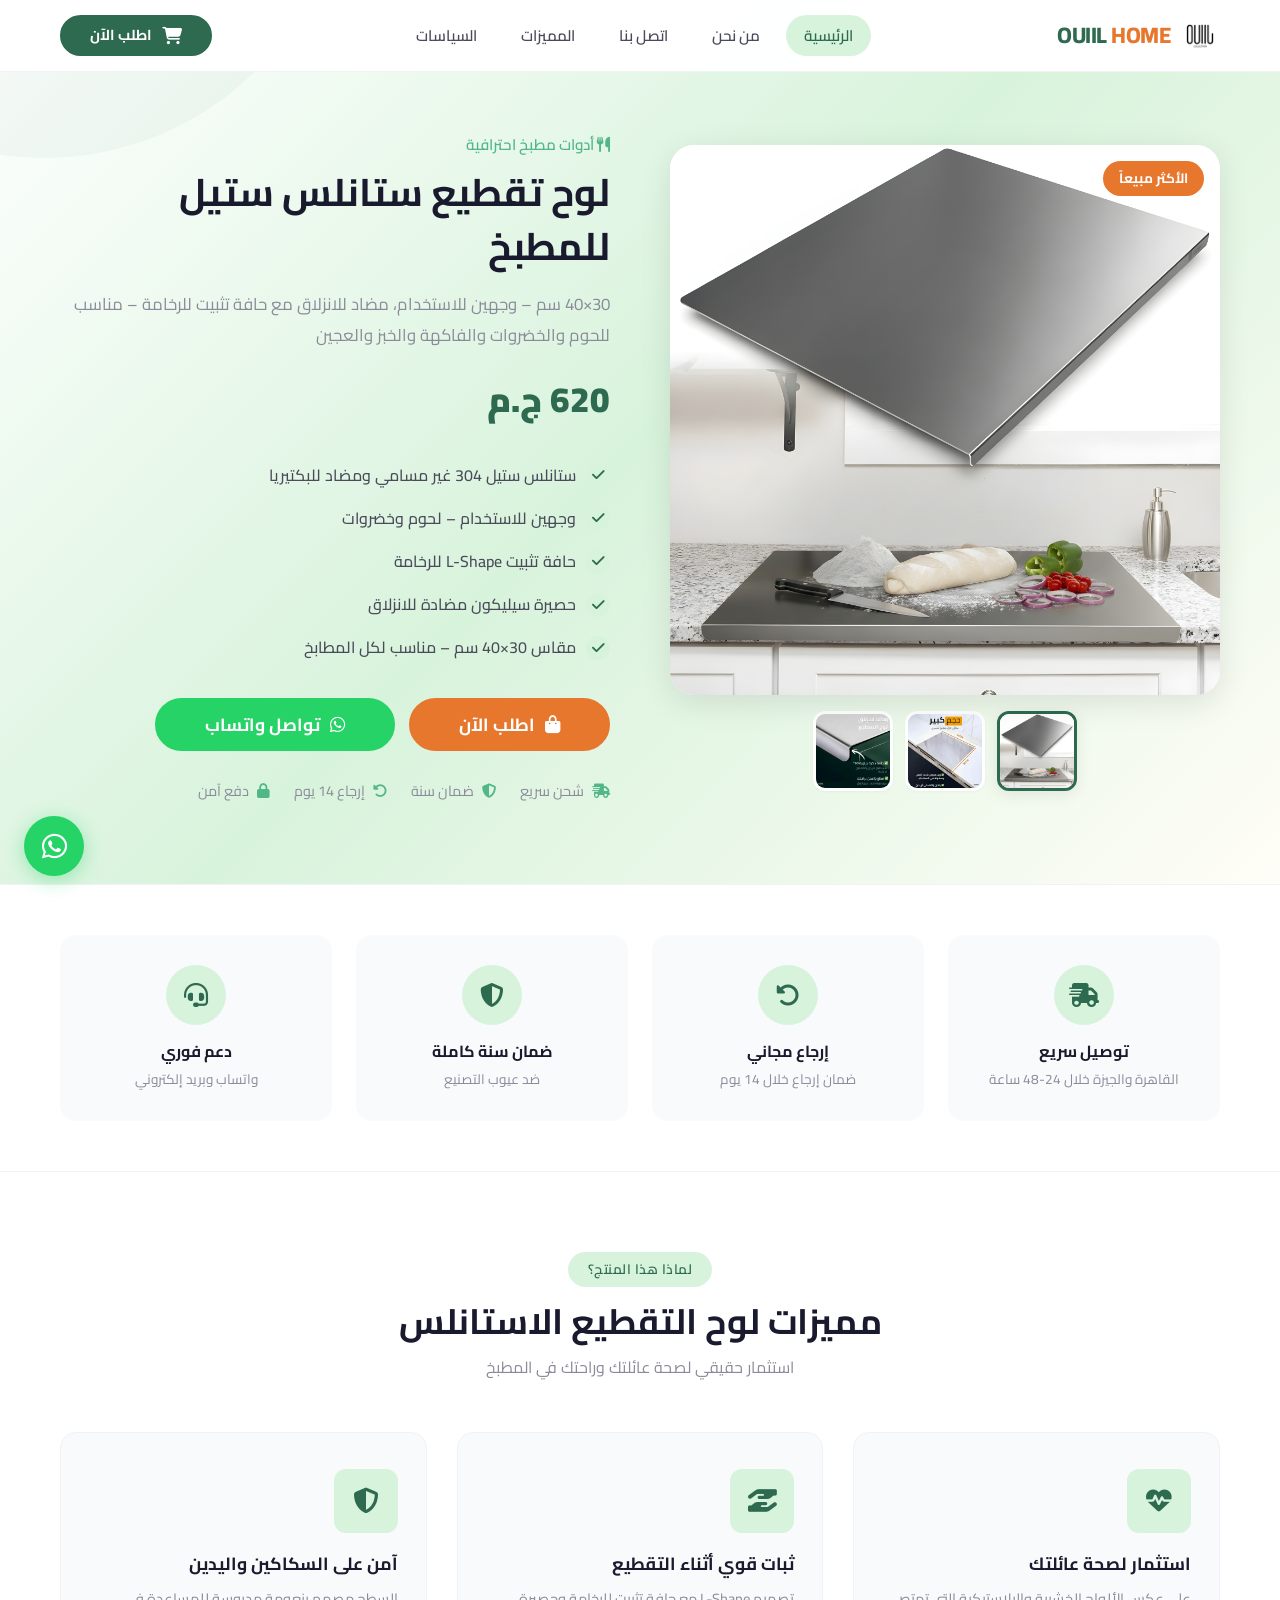
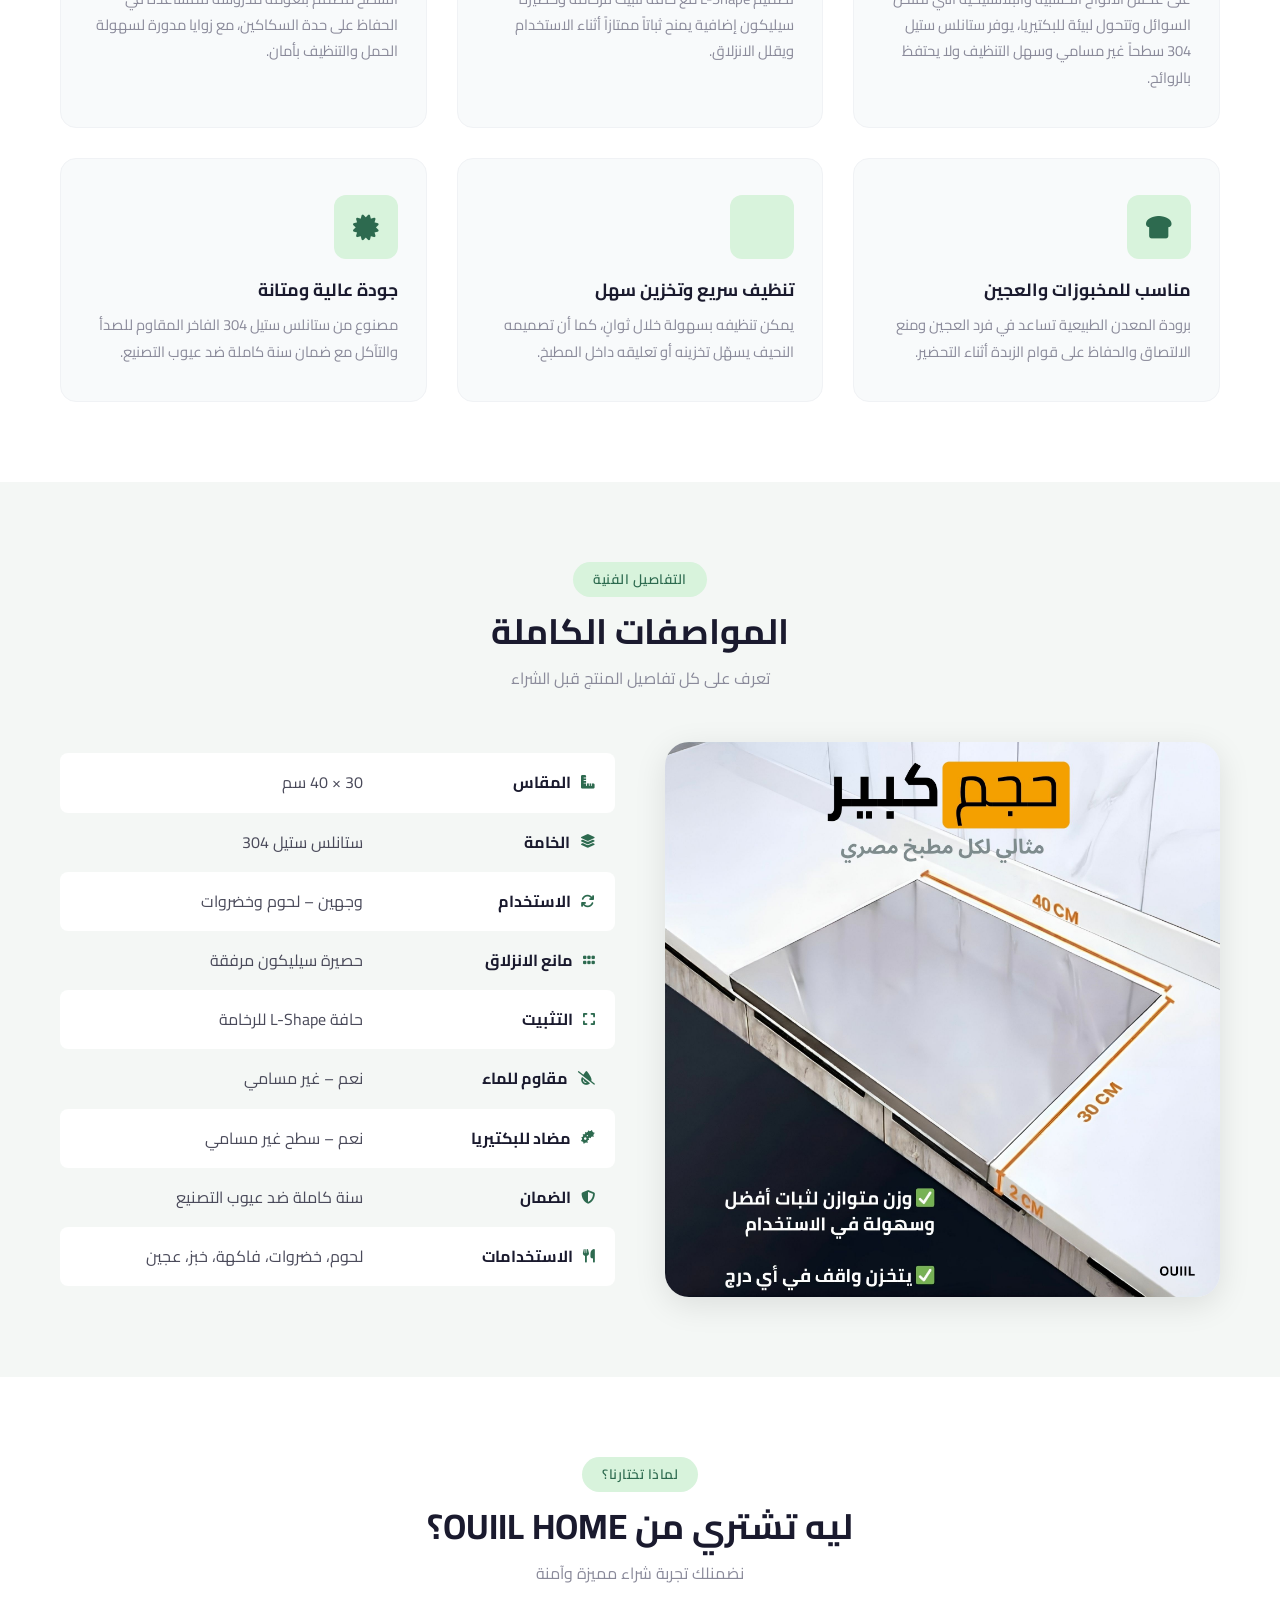
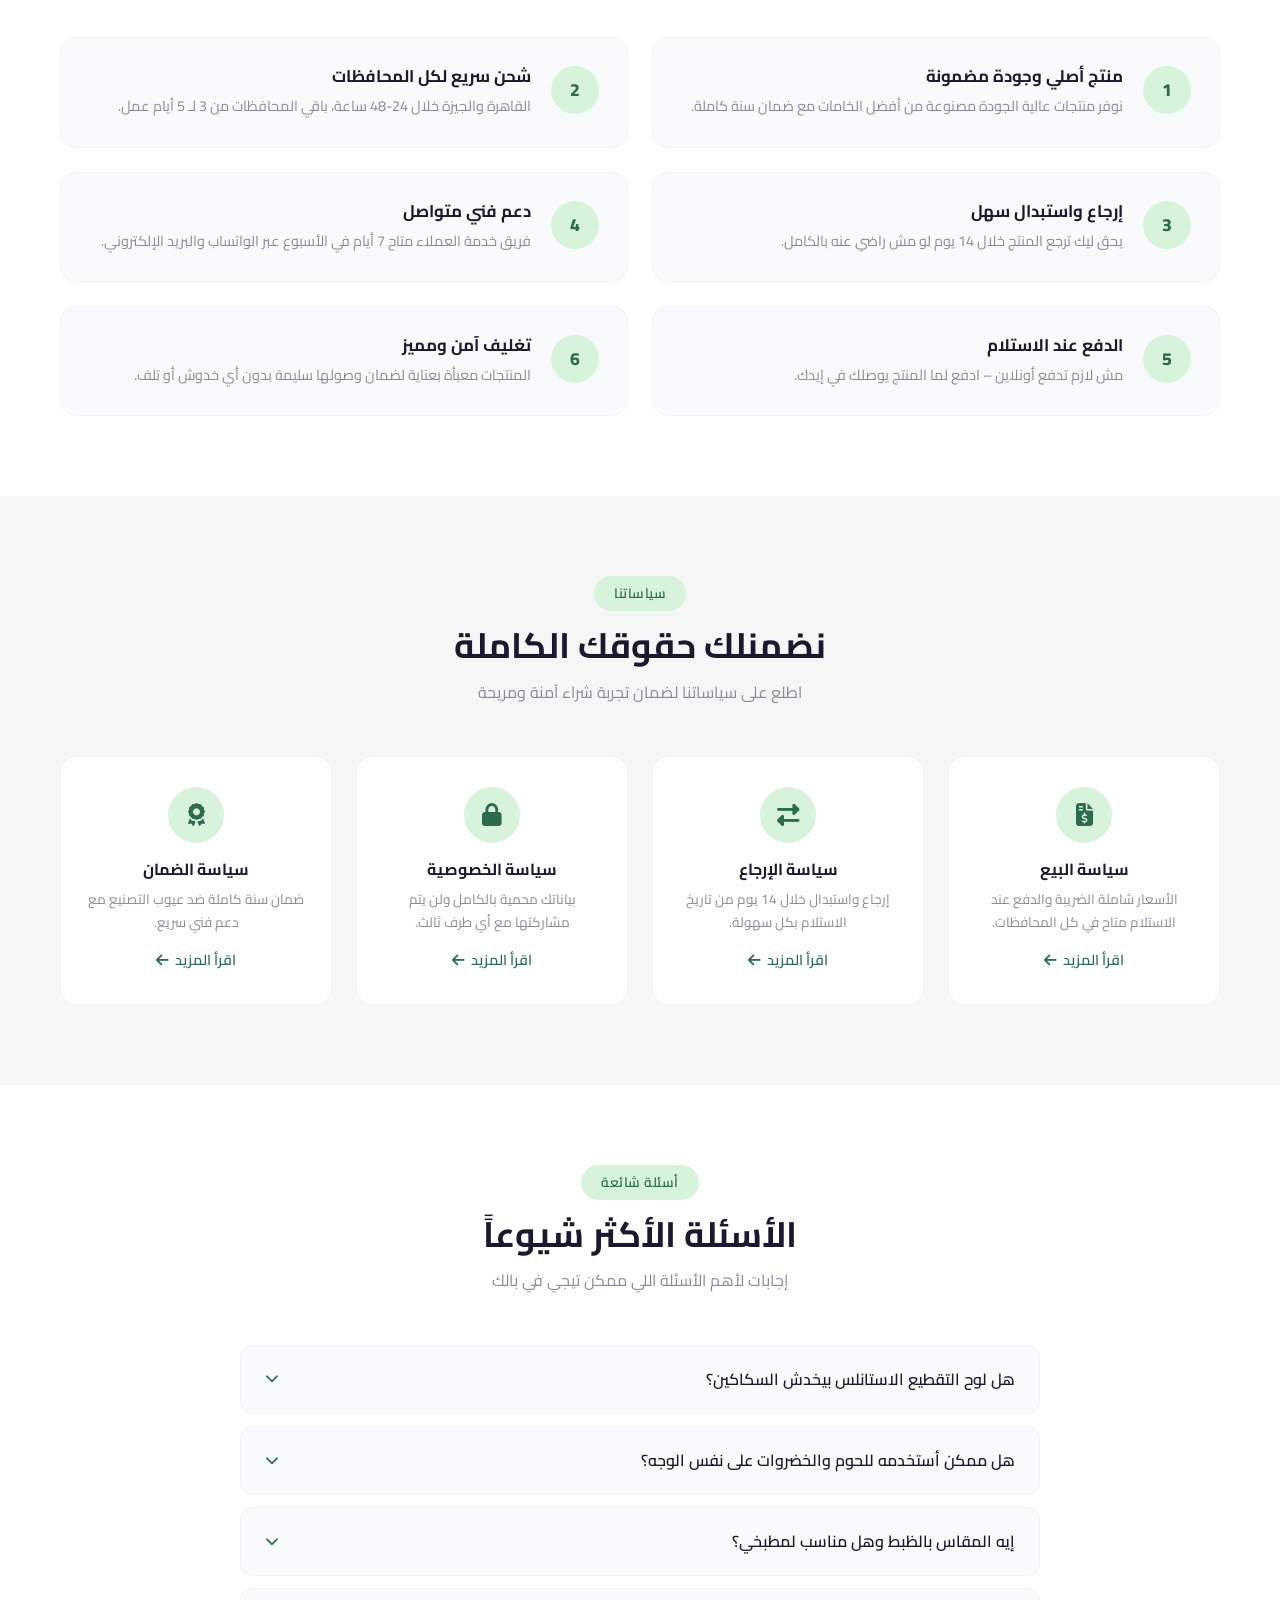
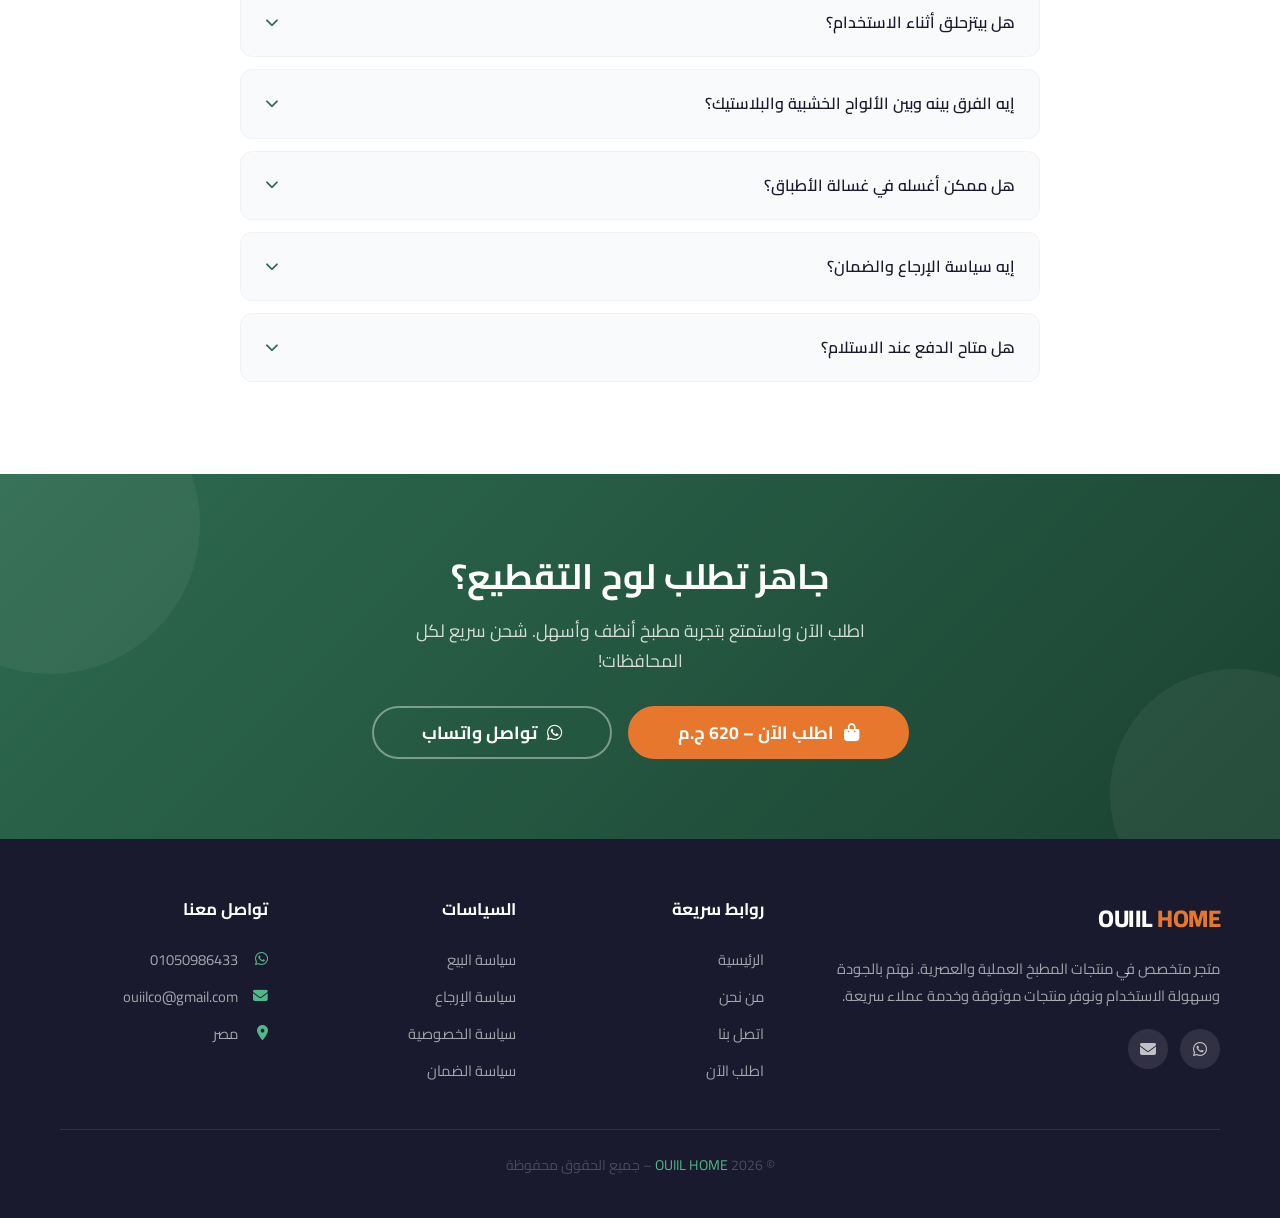
<file: index.html>
<!DOCTYPE html>
<html lang="ar" dir="rtl">
<head>
    <meta charset="UTF-8">
    <meta name="viewport" content="width=device-width, initial-scale=1.0">
    <meta name="description" content="OUIIL HOME - لوح تقطيع ستانلس ستيل للمطبخ بوجهين للاستخدام، مضاد للانزلاق مع حافة تثبيت للرخامة">
    <meta name="keywords" content="لوح تقطيع, ستانلس ستيل, مطبخ, تقطيع لحوم, تقطيع خضروات">
    <title>OUIIL HOME – اويل هوم | لوح تقطيع ستانلس ستيل</title>

    <!-- Favicon -->
    <link rel="icon" type="image/png" href="images/favicon.png">

    <!-- Font Awesome -->
    <link rel="stylesheet" href="https://cdnjs.cloudflare.com/ajax/libs/font-awesome/6.5.1/css/all.min.css">

    <!-- Main CSS -->
    <link rel="stylesheet" href="css/style.css">
</head>
<body>

    <!-- ========== HEADER ========== -->
    <header class="header" id="header">
        <div class="container">
            <!-- Logo -->
            <a href="index.html" class="logo">
                <img src="images/logo.png" alt="OUIIL HOME" onerror="this.style.display='none'">
                <span class="logo-text">OUIIL <span>HOME</span></span>
            </a>

            <!-- Desktop Navigation -->
            <nav class="nav-links">
                <a href="index.html" class="active">الرئيسية</a>
                <a href="about.html">من نحن</a>
                <a href="contact.html">اتصل بنا</a>
                <a href="#features">المميزات</a>
                <a href="#policies">السياسات</a>
            </nav>

            <!-- Header Actions -->
            <div class="header-actions">
                <a href="checkout.html" class="btn btn-primary header-cta">
                    <i class="fas fa-shopping-cart"></i>
                    اطلب الآن
                </a>
                <div class="menu-toggle" id="menuToggle">
                    <span></span>
                    <span></span>
                    <span></span>
                </div>
            </div>
        </div>
    </header>

    <!-- Mobile Navigation -->
    <nav class="mobile-nav" id="mobileNav">
        <a href="index.html" class="active">الرئيسية</a>
        <a href="about.html">من نحن</a>
        <a href="contact.html">اتصل بنا</a>
        <a href="#features">المميزات</a>
        <a href="#policies">السياسات</a>
        <a href="sales-policy.html">سياسة البيع</a>
        <a href="return-policy.html">سياسة الإرجاع</a>
        <a href="privacy.html">سياسة الخصوصية</a>
        <a href="warranty.html">سياسة الضمان</a>
        <a href="checkout.html" class="btn btn-primary btn-block" style="margin-top:16px;">
            <i class="fas fa-shopping-cart"></i>
            اطلب الآن
        </a>
    </nav>
    <div class="mobile-overlay" id="mobileOverlay"></div>

    <!-- ========== HERO SECTION ========== -->
    <section class="hero" id="hero">
        <div class="container">
            <div class="hero-grid">
                <!-- Product Gallery -->
                <div class="hero-gallery">
                    <div class="main-image">
                        <span class="gallery-badge">الأكثر مبيعاً</span>
                        <img src="images/product-1.png" alt="لوح تقطيع ستانلس ستيل" id="mainProductImage">
                    </div>
                    <div class="thumb-list">
                        <div class="thumb-item active" onclick="changeImage('images/product-1.png', this)">
                            <img src="images/product-1.png" alt="صورة 1">
                        </div>
                        <div class="thumb-item" onclick="changeImage('images/product-2.png', this)">
                            <img src="images/product-2.jpg" alt="صورة 2">
                        </div>
                        <div class="thumb-item" onclick="changeImage('images/product-3.png', this)">
                            <img src="images/product-3.jpg" alt="صورة 3">
                        </div>
                    </div>
                </div>

                <!-- Product Info -->
                <div class="hero-info">
                    <p class="product-category">
                        <i class="fas fa-utensils"></i>
                        أدوات مطبخ احترافية
                    </p>
                    <h1>لوح تقطيع ستانلس ستيل للمطبخ</h1>
                    <p class="product-brief">
                        30×40 سم – وجهين للاستخدام، مضاد للانزلاق مع حافة تثبيت للرخامة – مناسب للحوم والخضروات والفاكهة والخبز والعجين
                    </p>

                    <!-- Price -->
                    <div class="price-box">
                        <span class="current-price" id="productPrice">620 ج.م</span>
                        <span class="old-price" id="oldPrice" style="display:none;"></span>
                        <span class="price-badge" id="priceBadge" style="display:none;"></span>
                    </div>

                    <!-- Quick Features -->
                    <ul class="hero-features">
                        <li>
                            <i class="fas fa-check"></i>
                            ستانلس ستيل 304 غير مسامي ومضاد للبكتيريا
                        </li>
                        <li>
                            <i class="fas fa-check"></i>
                            وجهين للاستخدام – لحوم وخضروات
                        </li>
                        <li>
                            <i class="fas fa-check"></i>
                            حافة تثبيت L-Shape للرخامة
                        </li>
                        <li>
                            <i class="fas fa-check"></i>
                            حصيرة سيليكون مضادة للانزلاق
                        </li>
                        <li>
                            <i class="fas fa-check"></i>
                            مقاس 30×40 سم – مناسب لكل المطابخ
                        </li>
                    </ul>

                    <!-- Buttons -->
                    <div class="hero-buttons">
                        <a href="checkout.html" class="btn btn-accent btn-lg">
                            <i class="fas fa-shopping-bag"></i>
                            اطلب الآن
                        </a>
                        <a href="https://wa.me/201050986433?text=مرحبا، أرغب في الاستفسار عن لوح التقطيع" 
                           target="_blank" class="btn btn-whatsapp btn-lg">
                            <i class="fab fa-whatsapp"></i>
                            تواصل واتساب
                        </a>
                    </div>

                    <!-- Guarantee Badges -->
                    <div class="hero-guarantee">
                        <div class="hero-guarantee-item">
                            <i class="fas fa-truck-fast"></i>
                            <span>شحن سريع</span>
                        </div>
                        <div class="hero-guarantee-item">
                            <i class="fas fa-shield-halved"></i>
                            <span>ضمان سنة</span>
                        </div>
                        <div class="hero-guarantee-item">
                            <i class="fas fa-rotate-left"></i>
                            <span>إرجاع 14 يوم</span>
                        </div>
                        <div class="hero-guarantee-item">
                            <i class="fas fa-lock"></i>
                            <span>دفع آمن</span>
                        </div>
                    </div>
                </div>
            </div>
        </div>
    </section>

    <!-- ========== TRUST BADGES ========== -->
    <section class="trust-section">
        <div class="container">
            <div class="trust-grid">
                <div class="trust-card">
                    <div class="trust-icon">
                        <i class="fas fa-truck-fast"></i>
                    </div>
                    <h4>توصيل سريع</h4>
                    <p>القاهرة والجيزة خلال 24-48 ساعة</p>
                </div>
                <div class="trust-card">
                    <div class="trust-icon">
                        <i class="fas fa-rotate-left"></i>
                    </div>
                    <h4>إرجاع مجاني</h4>
                    <p>ضمان إرجاع خلال 14 يوم</p>
                </div>
                <div class="trust-card">
                    <div class="trust-icon">
                        <i class="fas fa-shield-halved"></i>
                    </div>
                    <h4>ضمان سنة كاملة</h4>
                    <p>ضد عيوب التصنيع</p>
                </div>
                <div class="trust-card">
                    <div class="trust-icon">
                        <i class="fas fa-headset"></i>
                    </div>
                    <h4>دعم فوري</h4>
                    <p>واتساب وبريد إلكتروني</p>
                </div>
            </div>
        </div>
    </section>

    <!-- ========== FEATURES SECTION ========== -->
    <section class="features-section" id="features">
        <div class="container">
            <div class="section-title">
                <span class="section-badge">لماذا هذا المنتج؟</span>
                <h2>مميزات لوح التقطيع الاستانلس</h2>
                <p>استثمار حقيقي لصحة عائلتك وراحتك في المطبخ</p>
            </div>
            <div class="features-grid">
                <!-- Feature 1 -->
                <div class="feature-card">
                    <div class="feature-icon">
                        <i class="fas fa-heart-pulse"></i>
                    </div>
                    <h4>استثمار لصحة عائلتك</h4>
                    <p>على عكس الألواح الخشبية والبلاستيكية التي تمتص السوائل وتتحول لبيئة للبكتيريا، يوفر ستانلس ستيل 304 سطحاً غير مسامي وسهل التنظيف ولا يحتفظ بالروائح.</p>
                </div>
                <!-- Feature 2 -->
                <div class="feature-card">
                    <div class="feature-icon">
                        <i class="fas fa-hand-holding-hand"></i>
                    </div>
                    <h4>ثبات قوي أثناء التقطيع</h4>
                    <p>تصميم L-Shape مع حافة تثبيت للرخامة وحصيرة سيليكون إضافية يمنح ثباتاً ممتازاً أثناء الاستخدام ويقلل الانزلاق.</p>
                </div>
                <!-- Feature 3 -->
                <div class="feature-card">
                    <div class="feature-icon">
                        <i class="fas fa-shield-halved"></i>
                    </div>
                    <h4>آمن على السكاكين واليدين</h4>
                    <p>السطح مصمم بنعومة مدروسة للمساعدة في الحفاظ على حدة السكاكين، مع زوايا مدورة لسهولة الحمل والتنظيف بأمان.</p>
                </div>
                <!-- Feature 4 -->
                <div class="feature-card">
                    <div class="feature-icon">
                        <i class="fas fa-bread-slice"></i>
                    </div>
                    <h4>مناسب للمخبوزات والعجين</h4>
                    <p>برودة المعدن الطبيعية تساعد في فرد العجين ومنع الالتصاق والحفاظ على قوام الزبدة أثناء التحضير.</p>
                </div>
                <!-- Feature 5 -->
                <div class="feature-card">
                    <div class="feature-icon">
                        <i class="fas fa-sparkles"></i>
                    </div>
                    <h4>تنظيف سريع وتخزين سهل</h4>
                    <p>يمكن تنظيفه بسهولة خلال ثوانٍ، كما أن تصميمه النحيف يسهّل تخزينه أو تعليقه داخل المطبخ.</p>
                </div>
                <!-- Feature 6 -->
                <div class="feature-card">
                    <div class="feature-icon">
                        <i class="fas fa-certificate"></i>
                    </div>
                    <h4>جودة عالية ومتانة</h4>
                    <p>مصنوع من ستانلس ستيل 304 الفاخر المقاوم للصدأ والتآكل مع ضمان سنة كاملة ضد عيوب التصنيع.</p>
                </div>
            </div>
        </div>
    </section>

    <!-- ========== SPECIFICATIONS SECTION ========== -->
    <section class="specs-section" id="specs">
        <div class="container">
            <div class="section-title">
                <span class="section-badge">التفاصيل الفنية</span>
                <h2>المواصفات الكاملة</h2>
                <p>تعرف على كل تفاصيل المنتج قبل الشراء</p>
            </div>
            <div class="specs-grid">
                <div class="specs-image">
                    <img src="images/product-2.jpg" alt="مواصفات لوح التقطيع">
                </div>
                <div class="specs-table">
                    <div class="spec-row">
                        <span class="spec-label">
                            <i class="fas fa-ruler-combined"></i>
                            المقاس
                        </span>
                        <span class="spec-value">30 × 40 سم</span>
                    </div>
                    <div class="spec-row">
                        <span class="spec-label">
                            <i class="fas fa-layer-group"></i>
                            الخامة
                        </span>
                        <span class="spec-value">ستانلس ستيل 304</span>
                    </div>
                    <div class="spec-row">
                        <span class="spec-label">
                            <i class="fas fa-arrows-rotate"></i>
                            الاستخدام
                        </span>
                        <span class="spec-value">وجهين – لحوم وخضروات</span>
                    </div>
                    <div class="spec-row">
                        <span class="spec-label">
                            <i class="fas fa-grip"></i>
                            مانع الانزلاق
                        </span>
                        <span class="spec-value">حصيرة سيليكون مرفقة</span>
                    </div>
                    <div class="spec-row">
                        <span class="spec-label">
                            <i class="fas fa-expand"></i>
                            التثبيت
                        </span>
                        <span class="spec-value">حافة L-Shape للرخامة</span>
                    </div>
                    <div class="spec-row">
                        <span class="spec-label">
                            <i class="fas fa-droplet-slash"></i>
                            مقاوم للماء
                        </span>
                        <span class="spec-value">نعم – غير مسامي</span>
                    </div>
                    <div class="spec-row">
                        <span class="spec-label">
                            <i class="fas fa-bacterium"></i>
                            مضاد للبكتيريا
                        </span>
                        <span class="spec-value">نعم – سطح غير مسامي</span>
                    </div>
                    <div class="spec-row">
                        <span class="spec-label">
                            <i class="fas fa-shield-halved"></i>
                            الضمان
                        </span>
                        <span class="spec-value">سنة كاملة ضد عيوب التصنيع</span>
                    </div>
                    <div class="spec-row">
                        <span class="spec-label">
                            <i class="fas fa-utensils"></i>
                            الاستخدامات
                        </span>
                        <span class="spec-value">لحوم، خضروات، فاكهة، خبز، عجين</span>
                    </div>
                </div>
            </div>
        </div>
    </section>

    <!-- ========== BENEFITS SECTION ========== -->
    <section class="benefits-section" id="benefits">
        <div class="container">
            <div class="section-title">
                <span class="section-badge">لماذا تختارنا؟</span>
                <h2>ليه تشتري من OUIIL HOME؟</h2>
                <p>نضمنلك تجربة شراء مميزة وآمنة</p>
            </div>
            <div class="benefits-grid">
                <div class="benefit-card">
                    <div class="benefit-num">1</div>
                    <div class="benefit-content">
                        <h4>منتج أصلي وجودة مضمونة</h4>
                        <p>نوفر منتجات عالية الجودة مصنوعة من أفضل الخامات مع ضمان سنة كاملة.</p>
                    </div>
                </div>
                <div class="benefit-card">
                    <div class="benefit-num">2</div>
                    <div class="benefit-content">
                        <h4>شحن سريع لكل المحافظات</h4>
                        <p>القاهرة والجيزة خلال 24-48 ساعة، باقي المحافظات من 3 لـ 5 أيام عمل.</p>
                    </div>
                </div>
                <div class="benefit-card">
                    <div class="benefit-num">3</div>
                    <div class="benefit-content">
                        <h4>إرجاع واستبدال سهل</h4>
                        <p>يحق ليك ترجع المنتج خلال 14 يوم لو مش راضي عنه بالكامل.</p>
                    </div>
                </div>
                <div class="benefit-card">
                    <div class="benefit-num">4</div>
                    <div class="benefit-content">
                        <h4>دعم فني متواصل</h4>
                        <p>فريق خدمة العملاء متاح 7 أيام في الأسبوع عبر الواتساب والبريد الإلكتروني.</p>
                    </div>
                </div>
                <div class="benefit-card">
                    <div class="benefit-num">5</div>
                    <div class="benefit-content">
                        <h4>الدفع عند الاستلام</h4>
                        <p>مش لازم تدفع أونلاين – ادفع لما المنتج يوصلك في إيدك.</p>
                    </div>
                </div>
                <div class="benefit-card">
                    <div class="benefit-num">6</div>
                    <div class="benefit-content">
                        <h4>تغليف آمن ومميز</h4>
                        <p>المنتجات معبأة بعناية لضمان وصولها سليمة بدون أي خدوش أو تلف.</p>
                    </div>
                </div>
            </div>
        </div>
    </section>

    <!-- ========== POLICIES PREVIEW ========== -->
    <section class="policies-section" id="policies">
        <div class="container">
            <div class="section-title">
                <span class="section-badge">سياساتنا</span>
                <h2>نضمنلك حقوقك الكاملة</h2>
                <p>اطلع على سياساتنا لضمان تجربة شراء آمنة ومريحة</p>
            </div>
            <div class="policies-grid">
                <div class="policy-card">
                    <div class="policy-icon">
                        <i class="fas fa-file-invoice-dollar"></i>
                    </div>
                    <h4>سياسة البيع</h4>
                    <p>الأسعار شاملة الضريبة والدفع عند الاستلام متاح في كل المحافظات.</p>
                    <a href="sales-policy.html" class="policy-link">
                        اقرأ المزيد
                        <i class="fas fa-arrow-left"></i>
                    </a>
                </div>
                <div class="policy-card">
                    <div class="policy-icon">
                        <i class="fas fa-right-left"></i>
                    </div>
                    <h4>سياسة الإرجاع</h4>
                    <p>إرجاع واستبدال خلال 14 يوم من تاريخ الاستلام بكل سهولة.</p>
                    <a href="return-policy.html" class="policy-link">
                        اقرأ المزيد
                        <i class="fas fa-arrow-left"></i>
                    </a>
                </div>
                <div class="policy-card">
                    <div class="policy-icon">
                        <i class="fas fa-lock"></i>
                    </div>
                    <h4>سياسة الخصوصية</h4>
                    <p>بياناتك محمية بالكامل ولن يتم مشاركتها مع أي طرف ثالث.</p>
                    <a href="privacy.html" class="policy-link">
                        اقرأ المزيد
                        <i class="fas fa-arrow-left"></i>
                    </a>
                </div>
                <div class="policy-card">
                    <div class="policy-icon">
                        <i class="fas fa-award"></i>
                    </div>
                    <h4>سياسة الضمان</h4>
                    <p>ضمان سنة كاملة ضد عيوب التصنيع مع دعم فني سريع.</p>
                    <a href="warranty.html" class="policy-link">
                        اقرأ المزيد
                        <i class="fas fa-arrow-left"></i>
                    </a>
                </div>
            </div>
        </div>
    </section>

    <!-- ========== FAQ SECTION ========== -->
    <section class="faq-section" id="faq">
        <div class="container">
            <div class="section-title">
                <span class="section-badge">أسئلة شائعة</span>
                <h2>الأسئلة الأكثر شيوعاً</h2>
                <p>إجابات لأهم الأسئلة اللي ممكن تيجي في بالك</p>
            </div>
            <div class="faq-list">
                <!-- FAQ 1 -->
                <div class="faq-item">
                    <div class="faq-question" onclick="toggleFaq(this)">
                        <span>هل لوح التقطيع الاستانلس بيخدش السكاكين؟</span>
                        <i class="fas fa-chevron-down"></i>
                    </div>
                    <div class="faq-answer">
                        <div class="faq-answer-content">
                            السطح مصمم بنعومة مدروسة عشان يحافظ على حدة السكاكين. اللوح مش هيخدش السكاكين بالشكل اللي بيحصل مع الألواح الزجاجية أو السيراميك. ده أفضل بكتير للسكاكين من الألواح التقليدية.
                        </div>
                    </div>
                </div>
                <!-- FAQ 2 -->
                <div class="faq-item">
                    <div class="faq-question" onclick="toggleFaq(this)">
                        <span>هل ممكن أستخدمه للحوم والخضروات على نفس الوجه؟</span>
                        <i class="fas fa-chevron-down"></i>
                    </div>
                    <div class="faq-answer">
                        <div class="faq-answer-content">
                            اللوح بوجهين عشان تقدر تخصص وجه للحوم ووجه للخضروات والفاكهة. ده بيضمن أعلى مستوى من النظافة والأمان الصحي لعائلتك.
                        </div>
                    </div>
                </div>
                <!-- FAQ 3 -->
                <div class="faq-item">
                    <div class="faq-question" onclick="toggleFaq(this)">
                        <span>إيه المقاس بالظبط وهل مناسب لمطبخي؟</span>
                        <i class="fas fa-chevron-down"></i>
                    </div>
                    <div class="faq-answer">
                        <div class="faq-answer-content">
                            المقاس 30×40 سم وده مقاس مثالي لمعظم المطابخ. مش كبير أوي يأخد مساحة ومش صغير أوي يضايقك في التقطيع. وكمان ممكن تعلقه أو تخزنه بسهولة عشان تصميمه نحيف.
                        </div>
                    </div>
                </div>
                <!-- FAQ 4 -->
                <div class="faq-item">
                    <div class="faq-question" onclick="toggleFaq(this)">
                        <span>هل بيتزحلق أثناء الاستخدام؟</span>
                        <i class="fas fa-chevron-down"></i>
                    </div>
                    <div class="faq-answer">
                        <div class="faq-answer-content">
                            لا، اللوح مزود بحافة تثبيت L-Shape بتمسك في الرخامة وكمان معاه حصيرة سيليكون إضافية بتمنع الانزلاق تماماً. ده بيديك ثبات ممتاز وأمان أثناء التقطيع.
                        </div>
                    </div>
                </div>
                <!-- FAQ 5 -->
                <div class="faq-item">
                    <div class="faq-question" onclick="toggleFaq(this)">
                        <span>إيه الفرق بينه وبين الألواح الخشبية والبلاستيك؟</span>
                        <i class="fas fa-chevron-down"></i>
                    </div>
                    <div class="faq-answer">
                        <div class="faq-answer-content">
                            الألواح الخشبية والبلاستيكية بتمتص السوائل والروائح وبتتحول لبيئة خصبة للبكتيريا مع الوقت. الاستانلس ستيل سطحه غير مسامي فمش بيمتص أي حاجة وسهل التنظيف والتعقيم. وكمان عمره الافتراضي أطول بكتير.
                        </div>
                    </div>
                </div>
                <!-- FAQ 6 -->
                <div class="faq-item">
                    <div class="faq-question" onclick="toggleFaq(this)">
                        <span>هل ممكن أغسله في غسالة الأطباق؟</span>
                        <i class="fas fa-chevron-down"></i>
                    </div>
                    <div class="faq-answer">
                        <div class="faq-answer-content">
                            أيوه، اللوح آمن للغسل في غسالة الأطباق. بس الأفضل والأسهل إنك تغسله يدوياً بالماء والصابون وهيتنظف في ثواني لأن سطحه غير مسامي ومش بيحتفظ بأي بقايا.
                        </div>
                    </div>
                </div>
                <!-- FAQ 7 -->
                <div class="faq-item">
                    <div class="faq-question" onclick="toggleFaq(this)">
                        <span>إيه سياسة الإرجاع والضمان؟</span>
                        <i class="fas fa-chevron-down"></i>
                    </div>
                    <div class="faq-answer">
                        <div class="faq-answer-content">
                            عندك 14 يوم من تاريخ الاستلام لإرجاع المنتج لو مش عاجبك. وكمان ضمان سنة كاملة ضد عيوب التصنيع. لو فيه أي مشكلة تواصل معانا على الواتساب وهنحلها فوراً.
                        </div>
                    </div>
                </div>
                <!-- FAQ 8 -->
                <div class="faq-item">
                    <div class="faq-question" onclick="toggleFaq(this)">
                        <span>هل متاح الدفع عند الاستلام؟</span>
                        <i class="fas fa-chevron-down"></i>
                    </div>
                    <div class="faq-answer">
                        <div class="faq-answer-content">
                            أيوه طبعاً! الدفع عند الاستلام متاح في كل محافظات مصر. كمان ممكن تدفع عن طريق المحفظة أو إنستا باي لو تحب.
                        </div>
                    </div>
                </div>
            </div>
        </div>
    </section>

    <!-- ========== CTA SECTION ========== -->
    <section class="cta-section">
        <div class="container">
            <h2>جاهز تطلب لوح التقطيع؟</h2>
            <p>اطلب الآن واستمتع بتجربة مطبخ أنظف وأسهل. شحن سريع لكل المحافظات!</p>
            <div class="cta-buttons">
                <a href="checkout.html" class="btn btn-accent btn-lg">
                    <i class="fas fa-shopping-bag"></i>
                    اطلب الآن – 620 ج.م
                </a>
                <a href="https://wa.me/201050986433?text=مرحبا، أرغب في طلب لوح التقطيع الاستانلس" 
                   target="_blank" class="btn btn-outline btn-lg">
                    <i class="fab fa-whatsapp"></i>
                    تواصل واتساب
                </a>
            </div>
        </div>
    </section>

    <!-- ========== FOOTER ========== -->
    <footer class="footer">
        <div class="container">
            <div class="footer-grid">
                <!-- Brand -->
                <div class="footer-brand">
                    <span class="logo-text">OUIIL <span>HOME</span></span>
                    <p>متجر متخصص في منتجات المطبخ العملية والعصرية. نهتم بالجودة وسهولة الاستخدام ونوفر منتجات موثوقة وخدمة عملاء سريعة.</p>
                    <div class="footer-social">
                        <a href="https://wa.me/201050986433" target="_blank" aria-label="WhatsApp">
                            <i class="fab fa-whatsapp"></i>
                        </a>
                        <a href="mailto:ouiilco@gmail.com" aria-label="Email">
                            <i class="fas fa-envelope"></i>
                        </a>
                    </div>
                </div>

                <!-- Quick Links -->
                <div class="footer-col">
                    <h4>روابط سريعة</h4>
                    <a href="index.html">الرئيسية</a>
                    <a href="about.html">من نحن</a>
                    <a href="contact.html">اتصل بنا</a>
                    <a href="checkout.html">اطلب الآن</a>
                </div>

                <!-- Policies -->
                <div class="footer-col">
                    <h4>السياسات</h4>
                    <a href="sales-policy.html">سياسة البيع</a>
                    <a href="return-policy.html">سياسة الإرجاع</a>
                    <a href="privacy.html">سياسة الخصوصية</a>
                    <a href="warranty.html">سياسة الضمان</a>
                </div>

                <!-- Contact -->
                <div class="footer-col">
                    <h4>تواصل معنا</h4>
                    <div class="footer-contact-item">
                        <i class="fab fa-whatsapp"></i>
                        <span dir="ltr">01050986433</span>
                    </div>
                    <div class="footer-contact-item">
                        <i class="fas fa-envelope"></i>
                        <span>ouiilco@gmail.com</span>
                    </div>
                    <div class="footer-contact-item">
                        <i class="fas fa-map-marker-alt"></i>
                        <span>مصر</span>
                    </div>
                </div>
            </div>

            <!-- Bottom -->
            <div class="footer-bottom">
                <p>© 2026 <a href="index.html">OUIIL HOME</a> – جميع الحقوق محفوظة</p>
            </div>
        </div>
    </footer>

    <!-- ========== FLOATING BUTTONS ========== -->
    <a href="https://wa.me/201050986433?text=مرحبا، أرغب في الاستفسار عن لوح التقطيع" 
       target="_blank" class="floating-whatsapp" aria-label="تواصل واتساب">
        <i class="fab fa-whatsapp"></i>
    </a>

    <div class="scroll-top" id="scrollTop" onclick="scrollToTop()">
        <i class="fas fa-chevron-up"></i>
    </div>

    <!-- ========== SUCCESS OVERLAY ========== -->
    <div class="success-overlay" id="successOverlay">
        <div class="success-modal">
            <div class="success-icon">
                <i class="fas fa-check"></i>
            </div>
            <h2>تم استلام طلبك بنجاح! 🎉</h2>
            <p>سيتم التواصل معك خلال 24 ساعة لتأكيد الطلب. شكراً لثقتك في OUIIL HOME!</p>
            <a href="index.html" class="btn btn-primary">
                <i class="fas fa-home"></i>
                العودة للرئيسية
            </a>
        </div>
    </div>

    <!-- ========== LOADING OVERLAY ========== -->
    <div class="loading-overlay" id="loadingOverlay">
        <div class="loading-spinner"></div>
        <p>جاري تحميل البيانات...</p>
    </div>

    <!-- ========== TOAST ========== -->
    <div class="toast" id="toast"></div>

    <!-- Main JavaScript -->
    <script src="js/main.js"></script>

</body>
</html>
</file>
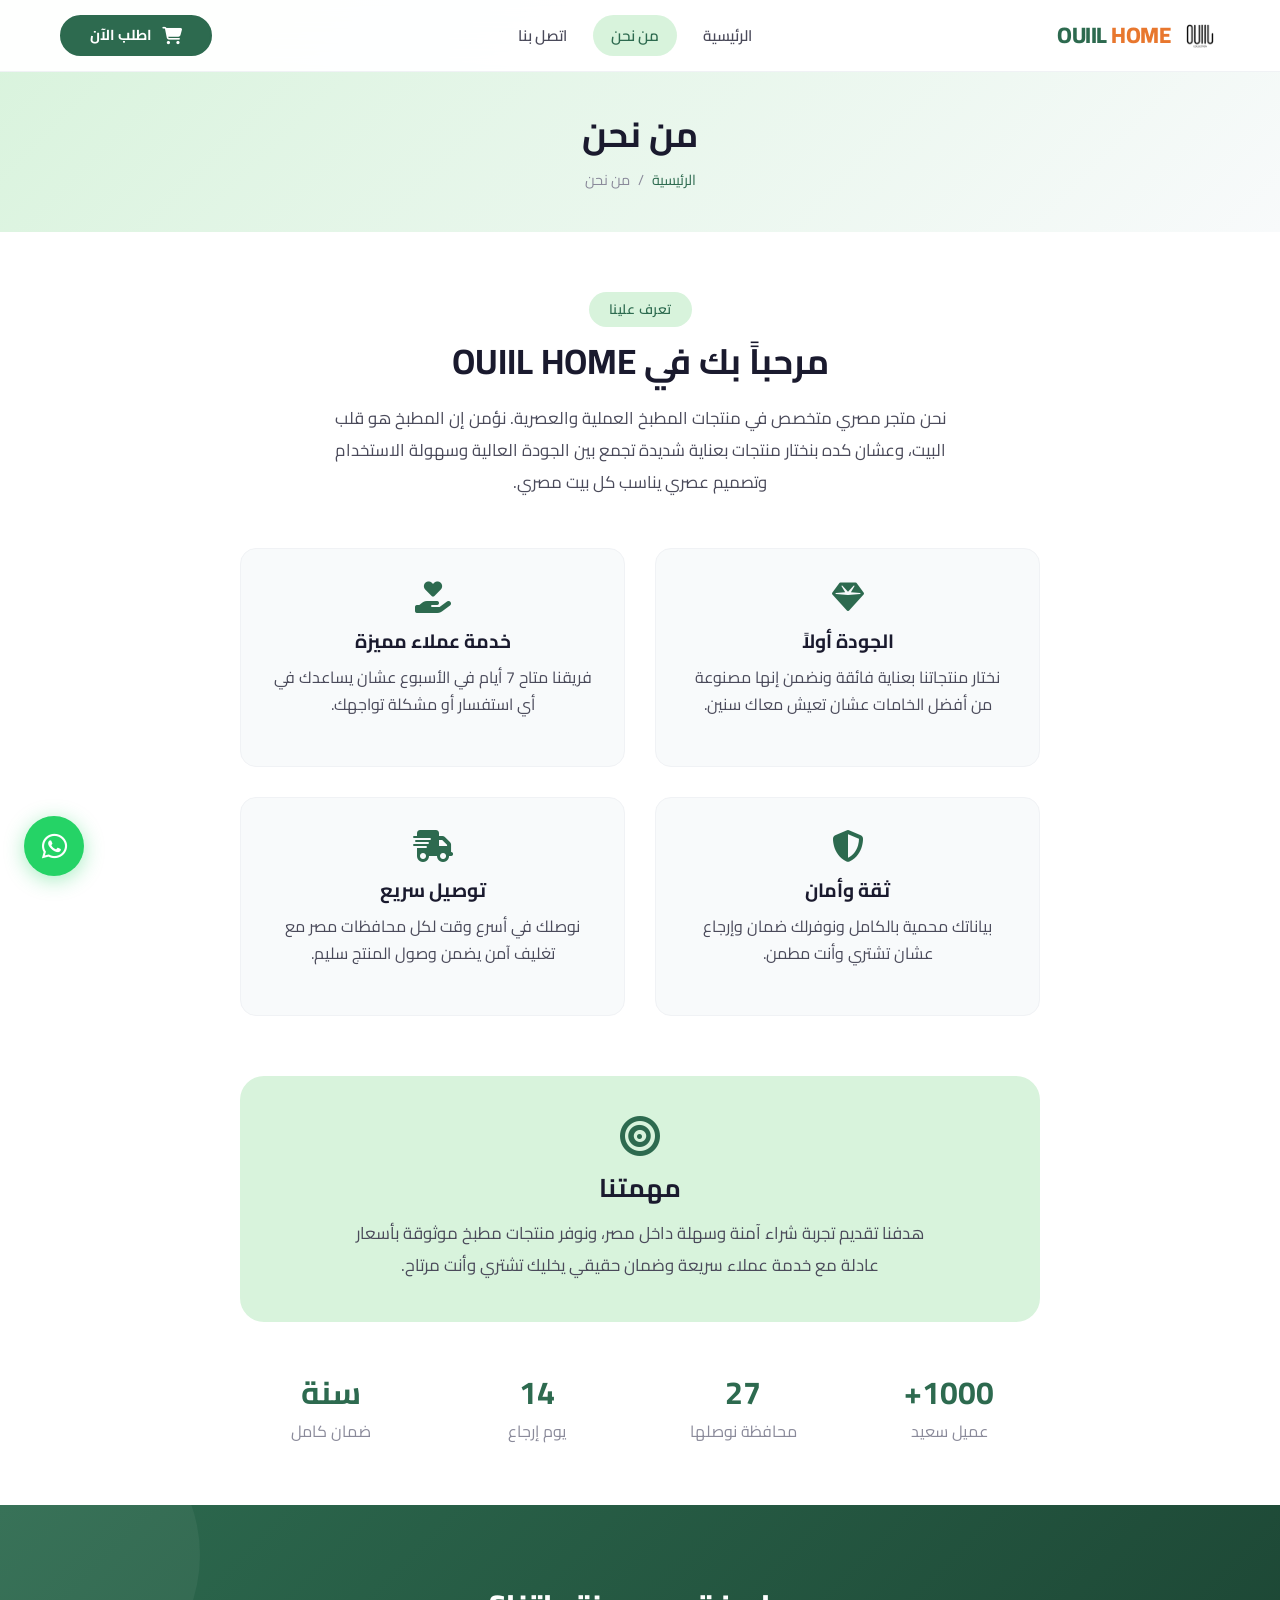
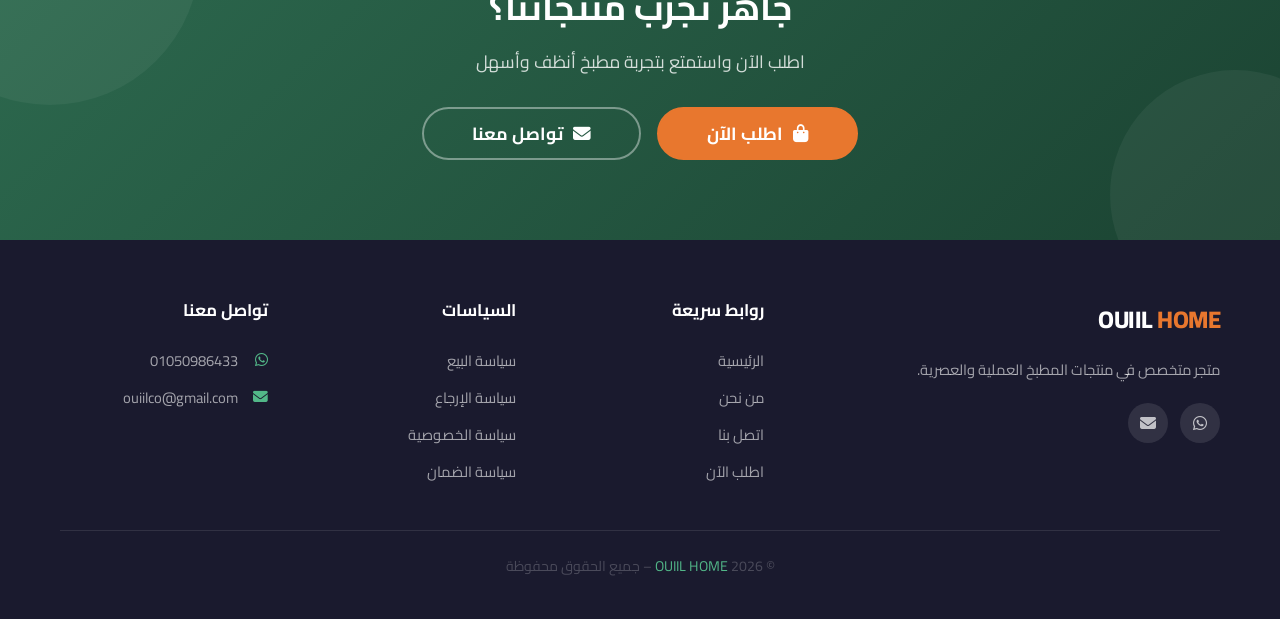
<file: about.html>
<!DOCTYPE html>
<html lang="ar" dir="rtl">
<head>
    <meta charset="UTF-8">
    <meta name="viewport" content="width=device-width, initial-scale=1.0">
    <meta name="description" content="OUIIL HOME - من نحن | متجر متخصص في منتجات المطبخ العملية والعصرية">
    <title>من نحن | OUIIL HOME</title>
    <link rel="icon" type="image/png" href="images/favicon.png">
    <link rel="stylesheet" href="https://cdnjs.cloudflare.com/ajax/libs/font-awesome/6.5.1/css/all.min.css">
    <link rel="stylesheet" href="css/style.css">
</head>
<body>

    <!-- HEADER -->
    <header class="header" id="header">
        <div class="container">
            <a href="index.html" class="logo">
                <img src="images/logo.png" alt="OUIIL HOME" onerror="this.style.display='none'">
                <span class="logo-text">OUIIL <span>HOME</span></span>
            </a>
            <nav class="nav-links">
                <a href="index.html">الرئيسية</a>
                <a href="about.html" class="active">من نحن</a>
                <a href="contact.html">اتصل بنا</a>
            </nav>
            <div class="header-actions">
                <a href="checkout.html" class="btn btn-primary header-cta">
                    <i class="fas fa-shopping-cart"></i> اطلب الآن
                </a>
                <div class="menu-toggle" id="menuToggle">
                    <span></span><span></span><span></span>
                </div>
            </div>
        </div>
    </header>

    <!-- Mobile Nav -->
    <nav class="mobile-nav" id="mobileNav">
        <a href="index.html">الرئيسية</a>
        <a href="about.html" class="active">من نحن</a>
        <a href="contact.html">اتصل بنا</a>
        <a href="checkout.html">اطلب الآن</a>
        <a href="sales-policy.html">سياسة البيع</a>
        <a href="return-policy.html">سياسة الإرجاع</a>
        <a href="privacy.html">سياسة الخصوصية</a>
        <a href="warranty.html">سياسة الضمان</a>
    </nav>
    <div class="mobile-overlay" id="mobileOverlay"></div>

    <!-- PAGE HEADER -->
    <section class="page-header">
        <div class="container">
            <h1>من نحن</h1>
            <div class="breadcrumb">
                <a href="index.html">الرئيسية</a>
                <span>/</span>
                <span>من نحن</span>
            </div>
        </div>
    </section>

    <!-- ABOUT CONTENT -->
    <section style="padding:60px 0;">
        <div class="container">
            <div class="about-content">
                <!-- Intro -->
                <div style="text-align:center;margin-bottom:50px;">
                    <span class="section-badge">تعرف علينا</span>
                    <h2>مرحباً بك في OUIIL HOME</h2>
                    <p style="max-width:650px;margin:16px auto 0;font-size:1.05rem;color:var(--text-body);line-height:1.9;">
                        نحن متجر مصري متخصص في منتجات المطبخ العملية والعصرية. نؤمن إن المطبخ هو قلب البيت، 
                        وعشان كده بنختار منتجات بعناية شديدة تجمع بين الجودة العالية وسهولة الاستخدام 
                        وتصميم عصري يناسب كل بيت مصري.
                    </p>
                </div>

                <!-- Values Grid -->
                <div class="about-grid">
                    <div class="about-card">
                        <i class="fas fa-gem"></i>
                        <h4>الجودة أولاً</h4>
                        <p>نختار منتجاتنا بعناية فائقة ونضمن إنها مصنوعة من أفضل الخامات عشان تعيش معاك سنين.</p>
                    </div>
                    <div class="about-card">
                        <i class="fas fa-hand-holding-heart"></i>
                        <h4>خدمة عملاء مميزة</h4>
                        <p>فريقنا متاح 7 أيام في الأسبوع عشان يساعدك في أي استفسار أو مشكلة تواجهك.</p>
                    </div>
                    <div class="about-card">
                        <i class="fas fa-shield-halved"></i>
                        <h4>ثقة وأمان</h4>
                        <p>بياناتك محمية بالكامل ونوفرلك ضمان وإرجاع عشان تشتري وأنت مطمن.</p>
                    </div>
                    <div class="about-card">
                        <i class="fas fa-truck-fast"></i>
                        <h4>توصيل سريع</h4>
                        <p>نوصلك في أسرع وقت لكل محافظات مصر مع تغليف آمن يضمن وصول المنتج سليم.</p>
                    </div>
                </div>

                <!-- Mission -->
                <div style="text-align:center;margin-top:60px;padding:40px;background:var(--primary-pale);border-radius:var(--radius-xl);">
                    <i class="fas fa-bullseye" style="font-size:2.5rem;color:var(--primary);margin-bottom:16px;"></i>
                    <h3>مهمتنا</h3>
                    <p style="max-width:600px;margin:0 auto;font-size:1.05rem;color:var(--text-body);line-height:1.9;">
                        هدفنا تقديم تجربة شراء آمنة وسهلة داخل مصر، ونوفر منتجات مطبخ موثوقة 
                        بأسعار عادلة مع خدمة عملاء سريعة وضمان حقيقي يخليك تشتري وأنت مرتاح.
                    </p>
                </div>

                <!-- Stats -->
                <div class="grid-4" style="margin-top:50px;text-align:center;">
                    <div>
                        <h3 style="font-size:2rem;color:var(--primary);margin-bottom:4px;">1000+</h3>
                        <p style="color:var(--text-muted);margin:0;">عميل سعيد</p>
                    </div>
                    <div>
                        <h3 style="font-size:2rem;color:var(--primary);margin-bottom:4px;">27</h3>
                        <p style="color:var(--text-muted);margin:0;">محافظة نوصلها</p>
                    </div>
                    <div>
                        <h3 style="font-size:2rem;color:var(--primary);margin-bottom:4px;">14</h3>
                        <p style="color:var(--text-muted);margin:0;">يوم إرجاع</p>
                    </div>
                    <div>
                        <h3 style="font-size:2rem;color:var(--primary);margin-bottom:4px;">سنة</h3>
                        <p style="color:var(--text-muted);margin:0;">ضمان كامل</p>
                    </div>
                </div>
            </div>
        </div>
    </section>

    <!-- CTA -->
    <section class="cta-section">
        <div class="container">
            <h2>جاهز تجرب منتجاتنا؟</h2>
            <p>اطلب الآن واستمتع بتجربة مطبخ أنظف وأسهل</p>
            <div class="cta-buttons">
                <a href="checkout.html" class="btn btn-accent btn-lg">
                    <i class="fas fa-shopping-bag"></i> اطلب الآن
                </a>
                <a href="contact.html" class="btn btn-outline btn-lg">
                    <i class="fas fa-envelope"></i> تواصل معنا
                </a>
            </div>
        </div>
    </section>

    <!-- FOOTER -->
    <footer class="footer">
        <div class="container">
            <div class="footer-grid">
                <div class="footer-brand">
                    <span class="logo-text">OUIIL <span>HOME</span></span>
                    <p>متجر متخصص في منتجات المطبخ العملية والعصرية.</p>
                    <div class="footer-social">
                        <a href="https://wa.me/201050986433" target="_blank"><i class="fab fa-whatsapp"></i></a>
                        <a href="mailto:ouiilco@gmail.com"><i class="fas fa-envelope"></i></a>
                    </div>
                </div>
                <div class="footer-col">
                    <h4>روابط سريعة</h4>
                    <a href="index.html">الرئيسية</a>
                    <a href="about.html">من نحن</a>
                    <a href="contact.html">اتصل بنا</a>
                    <a href="checkout.html">اطلب الآن</a>
                </div>
                <div class="footer-col">
                    <h4>السياسات</h4>
                    <a href="sales-policy.html">سياسة البيع</a>
                    <a href="return-policy.html">سياسة الإرجاع</a>
                    <a href="privacy.html">سياسة الخصوصية</a>
                    <a href="warranty.html">سياسة الضمان</a>
                </div>
                <div class="footer-col">
                    <h4>تواصل معنا</h4>
                    <div class="footer-contact-item">
                        <i class="fab fa-whatsapp"></i>
                        <span dir="ltr">01050986433</span>
                    </div>
                    <div class="footer-contact-item">
                        <i class="fas fa-envelope"></i>
                        <span>ouiilco@gmail.com</span>
                    </div>
                </div>
            </div>
            <div class="footer-bottom">
                <p>© 2026 <a href="index.html">OUIIL HOME</a> – جميع الحقوق محفوظة</p>
            </div>
        </div>
    </footer>

    <a href="https://wa.me/201050986433" target="_blank" class="floating-whatsapp"><i class="fab fa-whatsapp"></i></a>
    <div class="scroll-top" id="scrollTop" onclick="scrollToTop()"><i class="fas fa-chevron-up"></i></div>
    <div class="toast" id="toast"></div>

    <script src="js/main.js"></script>
</body>
</html>
</file>
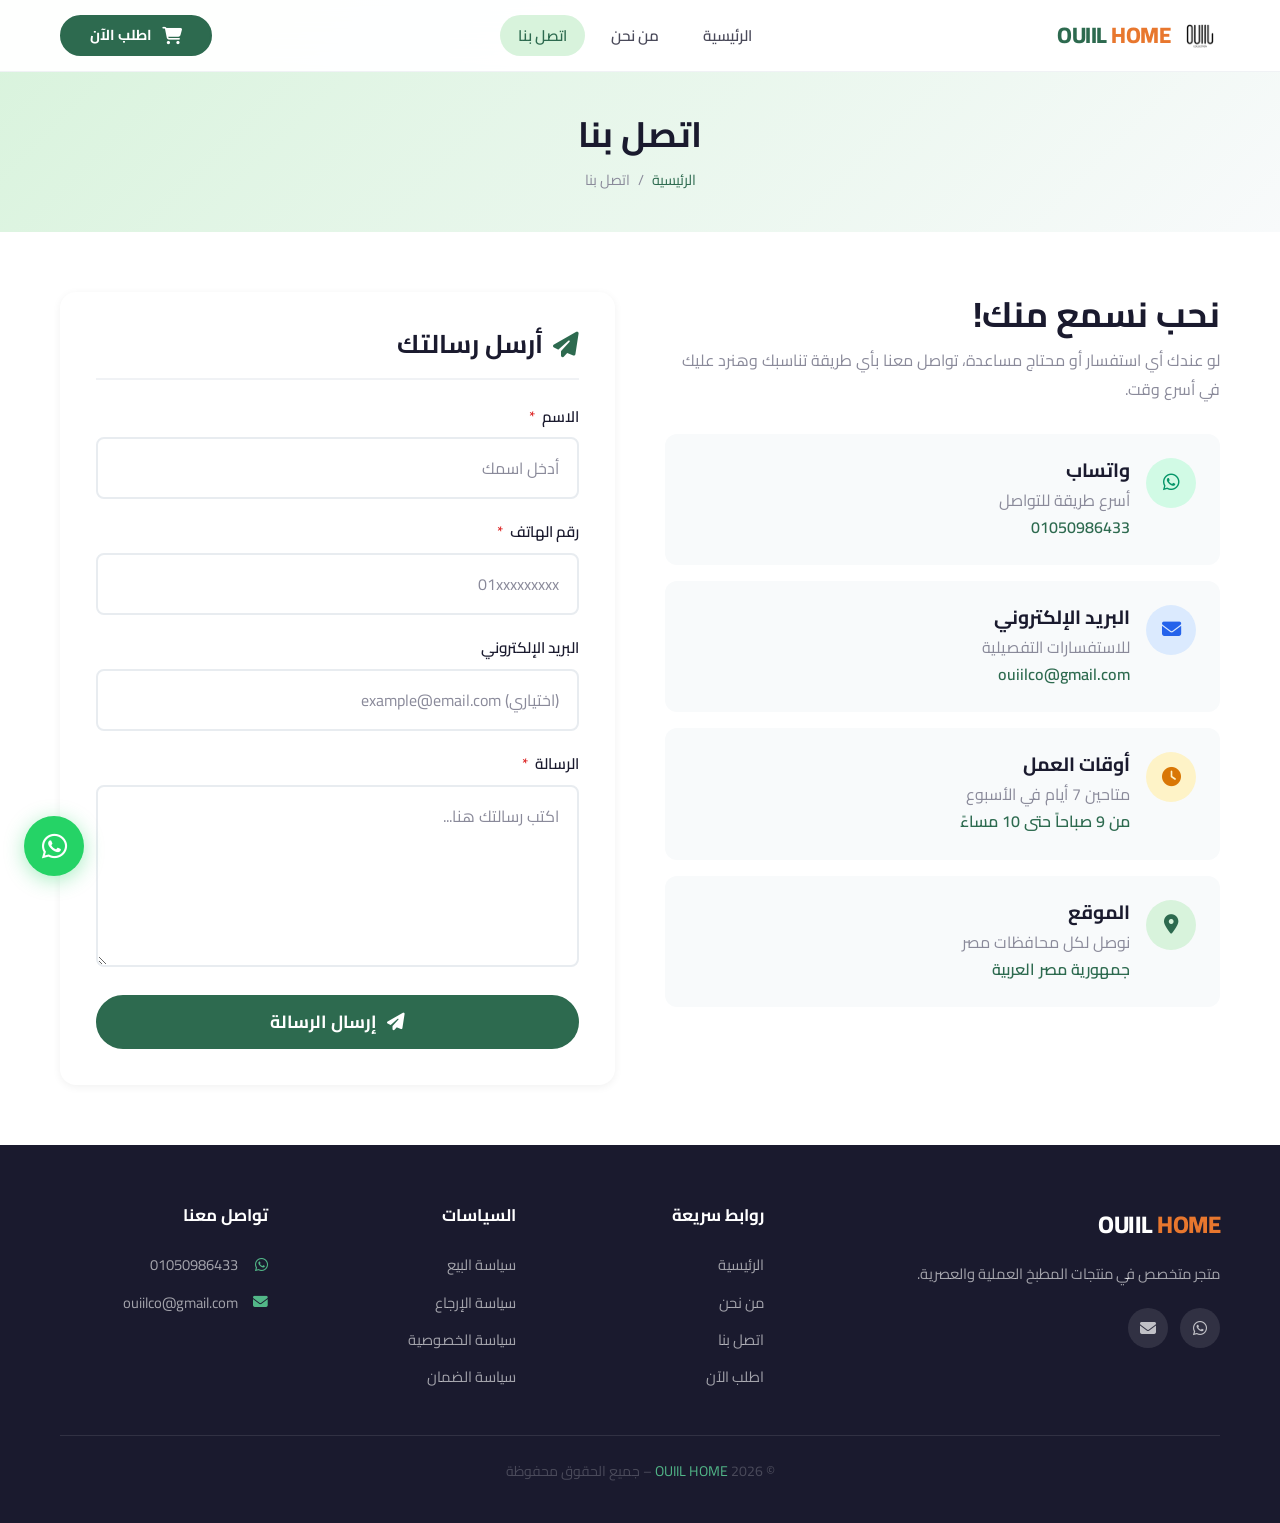
<file: contact.html>
<!DOCTYPE html>
<html lang="ar" dir="rtl">
<head>
    <meta charset="UTF-8">
    <meta name="viewport" content="width=device-width, initial-scale=1.0">
    <meta name="description" content="OUIIL HOME - اتصل بنا | تواصل معنا عبر الواتساب أو البريد الإلكتروني">
    <title>اتصل بنا | OUIIL HOME</title>
    <link rel="icon" type="image/png" href="images/favicon.png">
    <link rel="stylesheet" href="https://cdnjs.cloudflare.com/ajax/libs/font-awesome/6.5.1/css/all.min.css">
    <link rel="stylesheet" href="css/style.css">
</head>
<body>

    <!-- HEADER -->
    <header class="header" id="header">
        <div class="container">
            <a href="index.html" class="logo">
                <img src="images/logo.png" alt="OUIIL HOME" onerror="this.style.display='none'">
                <span class="logo-text">OUIIL <span>HOME</span></span>
            </a>
            <nav class="nav-links">
                <a href="index.html">الرئيسية</a>
                <a href="about.html">من نحن</a>
                <a href="contact.html" class="active">اتصل بنا</a>
            </nav>
            <div class="header-actions">
                <a href="checkout.html" class="btn btn-primary header-cta">
                    <i class="fas fa-shopping-cart"></i> اطلب الآن
                </a>
                <div class="menu-toggle" id="menuToggle">
                    <span></span><span></span><span></span>
                </div>
            </div>
        </div>
    </header>

    <!-- Mobile Nav -->
    <nav class="mobile-nav" id="mobileNav">
        <a href="index.html">الرئيسية</a>
        <a href="about.html">من نحن</a>
        <a href="contact.html" class="active">اتصل بنا</a>
        <a href="checkout.html">اطلب الآن</a>
        <a href="sales-policy.html">سياسة البيع</a>
        <a href="return-policy.html">سياسة الإرجاع</a>
        <a href="privacy.html">سياسة الخصوصية</a>
        <a href="warranty.html">سياسة الضمان</a>
    </nav>
    <div class="mobile-overlay" id="mobileOverlay"></div>

    <!-- PAGE HEADER -->
    <section class="page-header">
        <div class="container">
            <h1>اتصل بنا</h1>
            <div class="breadcrumb">
                <a href="index.html">الرئيسية</a>
                <span>/</span>
                <span>اتصل بنا</span>
            </div>
        </div>
    </section>

    <!-- CONTACT CONTENT -->
    <section style="padding:60px 0;">
        <div class="container">
            <div class="contact-grid">
                <!-- Contact Info -->
                <div>
                    <h2 style="margin-bottom:8px;">نحب نسمع منك!</h2>
                    <p style="color:var(--text-muted);margin-bottom:30px;line-height:1.8;">
                        لو عندك أي استفسار أو محتاج مساعدة، تواصل معنا بأي طريقة تناسبك وهنرد عليك في أسرع وقت.
                    </p>

                    <!-- WhatsApp Card -->
                    <div class="contact-info-card">
                        <div class="contact-info-icon" style="background:#D1FAE5;color:#059669;">
                            <i class="fab fa-whatsapp"></i>
                        </div>
                        <div>
                            <h4 style="margin-bottom:4px;">واتساب</h4>
                            <p style="margin:0;color:var(--text-muted);">أسرع طريقة للتواصل</p>
                            <a href="https://wa.me/201050986433" target="_blank" 
                               style="color:var(--primary);font-weight:600;" dir="ltr">01050986433</a>
                        </div>
                    </div>

                    <!-- Email Card -->
                    <div class="contact-info-card">
                        <div class="contact-info-icon" style="background:#DBEAFE;color:#2563EB;">
                            <i class="fas fa-envelope"></i>
                        </div>
                        <div>
                            <h4 style="margin-bottom:4px;">البريد الإلكتروني</h4>
                            <p style="margin:0;color:var(--text-muted);">للاستفسارات التفصيلية</p>
                            <a href="mailto:ouiilco@gmail.com" 
                               style="color:var(--primary);font-weight:600;">ouiilco@gmail.com</a>
                        </div>
                    </div>

                    <!-- Working Hours Card -->
                    <div class="contact-info-card">
                        <div class="contact-info-icon" style="background:#FEF3C7;color:#D97706;">
                            <i class="fas fa-clock"></i>
                        </div>
                        <div>
                            <h4 style="margin-bottom:4px;">أوقات العمل</h4>
                            <p style="margin:0;color:var(--text-muted);">متاحين 7 أيام في الأسبوع</p>
                            <span style="color:var(--primary);font-weight:600;">من 9 صباحاً حتى 10 مساءً</span>
                        </div>
                    </div>

                    <!-- Location Card -->
                    <div class="contact-info-card">
                        <div class="contact-info-icon" style="background:var(--primary-pale);color:var(--primary);">
                            <i class="fas fa-map-marker-alt"></i>
                        </div>
                        <div>
                            <h4 style="margin-bottom:4px;">الموقع</h4>
                            <p style="margin:0;color:var(--text-muted);">نوصل لكل محافظات مصر</p>
                            <span style="color:var(--primary);font-weight:600;">جمهورية مصر العربية</span>
                        </div>
                    </div>
                </div>

                <!-- Contact Form -->
                <div>
                    <div class="checkout-form-card">
                        <h3>
                            <i class="fas fa-paper-plane"></i>
                            أرسل رسالتك
                        </h3>
                        <form id="contactForm" onsubmit="handleContactSubmit(event)">
                            <div class="form-group">
                                <label class="form-label">
                                    الاسم <span class="required">*</span>
                                </label>
                                <input type="text" class="form-control" id="contactName" 
                                       placeholder="أدخل اسمك" required>
                                <div class="form-error" id="contactNameError">يرجى إدخال الاسم</div>
                            </div>

                            <div class="form-group">
                                <label class="form-label">
                                    رقم الهاتف <span class="required">*</span>
                                </label>
                                <input type="tel" class="form-control" id="contactPhone" 
                                       placeholder="01xxxxxxxxx" required dir="ltr" style="text-align:right;">
                                <div class="form-error" id="contactPhoneError">يرجى إدخال رقم هاتف صحيح</div>
                            </div>

                            <div class="form-group">
                                <label class="form-label">
                                    البريد الإلكتروني
                                </label>
                                <input type="email" class="form-control" id="contactEmail" 
                                       placeholder="example@email.com (اختياري)" dir="ltr" style="text-align:right;">
                            </div>

                            <div class="form-group">
                                <label class="form-label">
                                    الرسالة <span class="required">*</span>
                                </label>
                                <textarea class="form-control" id="contactMessage" rows="5" 
                                          placeholder="اكتب رسالتك هنا..." required></textarea>
                                <div class="form-error" id="contactMsgError">يرجى كتابة رسالتك</div>
                            </div>

                            <button type="submit" class="btn btn-primary btn-block btn-lg" id="contactSubmitBtn">
                                <i class="fas fa-paper-plane"></i>
                                إرسال الرسالة
                            </button>
                        </form>
                    </div>
                </div>
            </div>
        </div>
    </section>

    <!-- FOOTER -->
    <footer class="footer">
        <div class="container">
            <div class="footer-grid">
                <div class="footer-brand">
                    <span class="logo-text">OUIIL <span>HOME</span></span>
                    <p>متجر متخصص في منتجات المطبخ العملية والعصرية.</p>
                    <div class="footer-social">
                        <a href="https://wa.me/201050986433" target="_blank"><i class="fab fa-whatsapp"></i></a>
                        <a href="mailto:ouiilco@gmail.com"><i class="fas fa-envelope"></i></a>
                    </div>
                </div>
                <div class="footer-col">
                    <h4>روابط سريعة</h4>
                    <a href="index.html">الرئيسية</a>
                    <a href="about.html">من نحن</a>
                    <a href="contact.html">اتصل بنا</a>
                    <a href="checkout.html">اطلب الآن</a>
                </div>
                <div class="footer-col">
                    <h4>السياسات</h4>
                    <a href="sales-policy.html">سياسة البيع</a>
                    <a href="return-policy.html">سياسة الإرجاع</a>
                    <a href="privacy.html">سياسة الخصوصية</a>
                    <a href="warranty.html">سياسة الضمان</a>
                </div>
                <div class="footer-col">
                    <h4>تواصل معنا</h4>
                    <div class="footer-contact-item">
                        <i class="fab fa-whatsapp"></i><span dir="ltr">01050986433</span>
                    </div>
                    <div class="footer-contact-item">
                        <i class="fas fa-envelope"></i><span>ouiilco@gmail.com</span>
                    </div>
                </div>
            </div>
            <div class="footer-bottom">
                <p>© 2026 <a href="index.html">OUIIL HOME</a> – جميع الحقوق محفوظة</p>
            </div>
        </div>
    </footer>

    <a href="https://wa.me/201050986433" target="_blank" class="floating-whatsapp"><i class="fab fa-whatsapp"></i></a>
    <div class="scroll-top" id="scrollTop" onclick="scrollToTop()"><i class="fas fa-chevron-up"></i></div>
    <div class="loading-overlay" id="loadingOverlay">
        <div class="loading-spinner"></div>
        <p>جاري إرسال رسالتك...</p>
    </div>
    <div class="toast" id="toast"></div>

    <script src="js/main.js"></script>
    <script>
        // Contact Form Handler
        function handleContactSubmit(e) {
            e.preventDefault();

            var name = document.getElementById('contactName').value.trim();
            var phone = document.getElementById('contactPhone').value.trim();
            var email = document.getElementById('contactEmail').value.trim();
            var message = document.getElementById('contactMessage').value.trim();
            var valid = true;

            // Clear errors
            document.querySelectorAll('.form-error').forEach(function(el) { el.classList.remove('show'); });
            document.querySelectorAll('.form-control').forEach(function(el) { el.classList.remove('error'); });

            // Validate
            if (!name || name.length < 3) {
                document.getElementById('contactName').classList.add('error');
                document.getElementById('contactNameError').classList.add('show');
                valid = false;
            }
            if (!phone || !validatePhone(phone)) {
                document.getElementById('contactPhone').classList.add('error');
                document.getElementById('contactPhoneError').classList.add('show');
                valid = false;
            }
            if (!message || message.length < 5) {
                document.getElementById('contactMessage').classList.add('error');
                document.getElementById('contactMsgError').classList.add('show');
                valid = false;
            }

            if (!valid) {
                showToast('يرجى مراجعة البيانات المطلوبة', 'error');
                return;
            }

            var btn = document.getElementById('contactSubmitBtn');
            btn.disabled = true;
            btn.innerHTML = '<div class="loading-spinner" style="width:20px;height:20px;border-width:2px;"></div> جاري الإرسال...';

            submitContact({
                name: name,
                phone: phone,
                email: email || '-',
                message: message,
                date: new Date().toLocaleString('ar-EG')
            }).then(function(response) {
                btn.disabled = false;
                btn.innerHTML = '<i class="fas fa-paper-plane"></i> إرسال الرسالة';

                if (response && response.success) {
                    showToast('تم إرسال رسالتك بنجاح! سنرد عليك في أقرب وقت 🎉', 'success');
                    document.getElementById('contactForm').reset();
                } else {
                    showToast('حدث خطأ. يرجى المحاولة مرة أخرى', 'error');
                }
            }).catch(function() {
                btn.disabled = false;
                btn.innerHTML = '<i class="fas fa-paper-plane"></i> إرسال الرسالة';
                showToast('حدث خطأ في الاتصال. حاول مرة أخرى', 'error');
            });
        }
    </script>
</body>
</html>
</file>
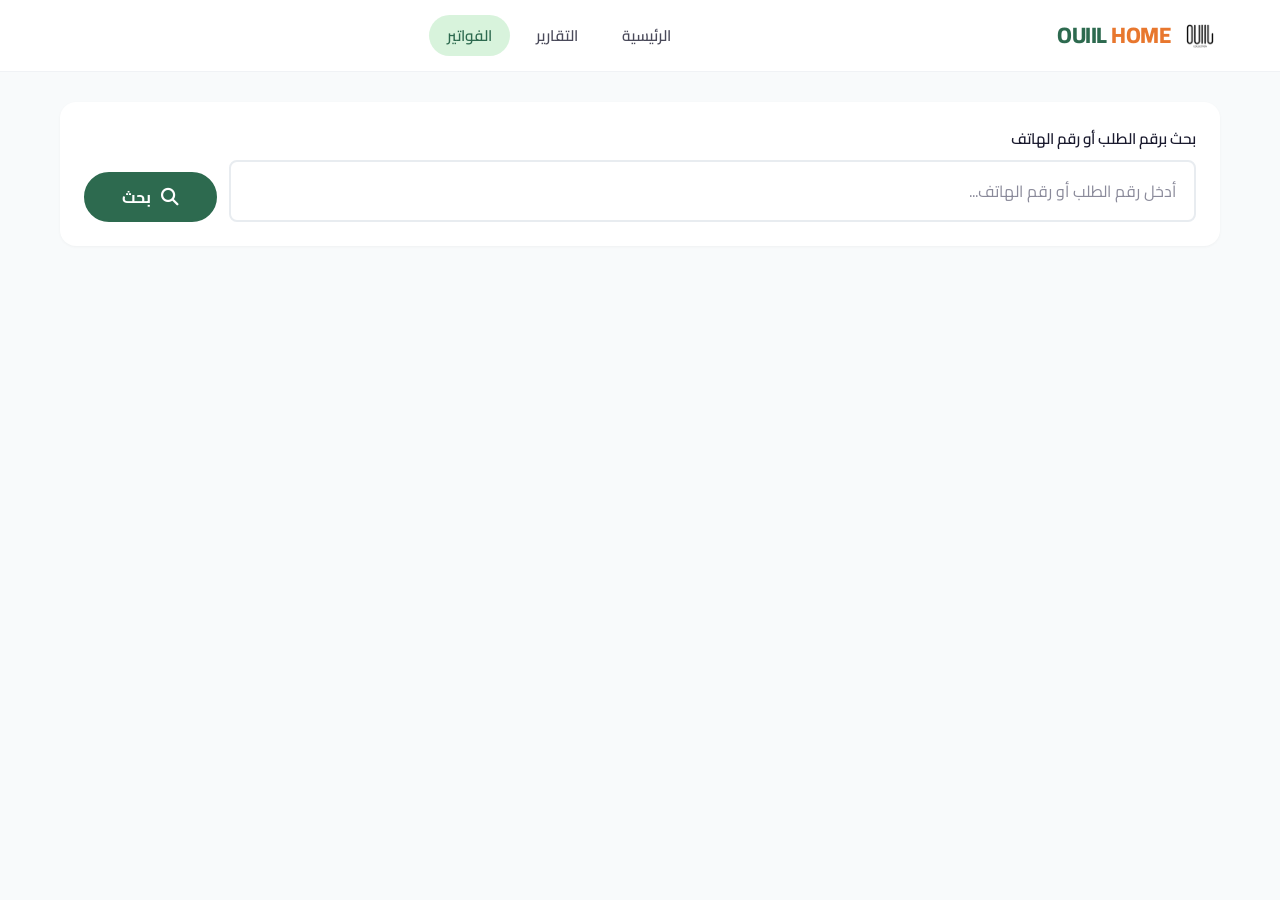
<file: invoice.html>
<!DOCTYPE html>
<html lang="ar" dir="rtl">
<head>
    <meta charset="UTF-8">
    <meta name="viewport" content="width=device-width, initial-scale=1.0">
    <title>الفاتورة | OUIIL HOME</title>
    <link rel="icon" type="image/png" href="images/favicon.png">
    <link rel="stylesheet" href="https://cdnjs.cloudflare.com/ajax/libs/font-awesome/6.5.1/css/all.min.css">
    <link rel="stylesheet" href="css/style.css">
</head>
<body>

    <!-- HEADER -->
    <header class="header no-print" id="header">
        <div class="container">
            <a href="index.html" class="logo">
                <img src="images/logo.png" alt="OUIIL HOME" onerror="this.style.display='none'">
                <span class="logo-text">OUIIL <span>HOME</span></span>
            </a>
            <nav class="nav-links">
                <a href="index.html">الرئيسية</a>
                <a href="reports.html">التقارير</a>
                <a href="invoice.html" class="active">الفواتير</a>
            </nav>
            <div class="header-actions">
                <div class="menu-toggle" id="menuToggle">
                    <span></span><span></span><span></span>
                </div>
            </div>
        </div>
    </header>

    <nav class="mobile-nav" id="mobileNav">
        <a href="index.html">الرئيسية</a>
        <a href="reports.html">التقارير</a>
        <a href="invoice.html" class="active">الفواتير</a>
    </nav>
    <div class="mobile-overlay" id="mobileOverlay"></div>

    <!-- INVOICE SECTION -->
    <section class="invoice-section">
        <div class="container">

            <!-- Search -->
            <div class="invoice-search no-print">
                <div class="form-group" style="flex:1;margin:0;">
                    <label class="form-label">بحث برقم الطلب أو رقم الهاتف</label>
                    <input type="text" class="form-control" id="invoiceSearch" 
                           placeholder="أدخل رقم الطلب أو رقم الهاتف...">
                </div>
                <button class="btn btn-primary" onclick="searchInvoice()" style="align-self:flex-end;">
                    <i class="fas fa-search"></i> بحث
                </button>
            </div>

            <!-- Invoice Paper -->
            <div id="invoiceContainer" style="display:none;">
                <div class="invoice-paper" id="invoicePaper">

                    <!-- Invoice Header -->
                    <div class="invoice-header-section">
                        <div class="invoice-brand">
                            <h2>OUIIL HOME</h2>
                            <p>اويل هوم – منتجات مطبخ عملية وعصرية</p>
                            <p style="font-size:0.8rem;">
                                <i class="fab fa-whatsapp"></i> 01050986433 |
                                <i class="fas fa-envelope"></i> ouiilco@gmail.com
                            </p>
                        </div>
                        <div class="invoice-meta">
                            <h3 style="color:var(--primary);margin-bottom:8px;">فاتورة</h3>
                            <p><strong>رقم الطلب:</strong> <span id="invOrderId">-</span></p>
                            <p><strong>التاريخ:</strong> <span id="invDate">-</span></p>
                            <p><strong>الحالة:</strong> <span id="invStatus" class="status-badge pending">-</span></p>
                        </div>
                    </div>

                    <!-- Customer & Shipping Details -->
                    <div class="invoice-details-grid">
                        <div class="invoice-detail-box">
                            <h4><i class="fas fa-user"></i> بيانات العميل</h4>
                            <p><strong>الاسم:</strong> <span id="invName">-</span></p>
                            <p><strong>الهاتف:</strong> <span id="invPhone" dir="ltr">-</span></p>
                            <p><strong>هاتف احتياطي:</strong> <span id="invPhone2" dir="ltr">-</span></p>
                        </div>
                        <div class="invoice-detail-box">
                            <h4><i class="fas fa-map-marker-alt"></i> عنوان التوصيل</h4>
                            <p><strong>المحافظة:</strong> <span id="invGov">-</span></p>
                            <p><strong>المدينة:</strong> <span id="invCity">-</span></p>
                            <p><strong>العنوان:</strong> <span id="invAddress">-</span></p>
                            <p><strong>علامة مميزة:</strong> <span id="invLandmark">-</span></p>
                        </div>
                    </div>

                    <!-- Products Table -->
                    <table class="invoice-table">
                        <thead>
                            <tr>
                                <th>المنتج</th>
                                <th>الكمية</th>
                                <th>سعر الوحدة</th>
                                <th>الإجمالي</th>
                            </tr>
                        </thead>
                        <tbody id="invProductsBody">
                            <tr>
                                <td id="invProductName">-</td>
                                <td id="invQuantity">-</td>
                                <td id="invUnitPrice">-</td>
                                <td id="invSubtotal">-</td>
                            </tr>
                        </tbody>
                    </table>

                    <!-- Totals -->
                    <div class="invoice-totals">
                        <div class="invoice-totals-box">
                            <div class="invoice-totals-row">
                                <span>الإجمالي الفرعي</span>
                                <span id="invTotalProducts">0 ج.م</span>
                            </div>
                            <div class="invoice-totals-row">
                                <span>الشحن</span>
                                <span id="invShipping">0 ج.م</span>
                            </div>
                            <div class="invoice-totals-row" id="invDiscountRow" style="display:none;">
                                <span>الخصم <small id="invCouponCode"></small></span>
                                <span id="invDiscount" style="color:var(--primary);">- 0 ج.م</span>
                            </div>
                            <div class="invoice-totals-row total">
                                <span>الإجمالي النهائي</span>
                                <span id="invTotal">0 ج.م</span>
                            </div>
                        </div>
                    </div>

                    <!-- Payment Info -->
                    <div style="padding:16px 20px;background:var(--bg-light);border-radius:var(--radius-sm);margin-bottom:24px;">
                        <p style="margin:0;font-size:0.92rem;">
                            <strong><i class="fas fa-credit-card" style="color:var(--primary);"></i> طريقة الدفع:</strong>
                            <span id="invPayment">-</span>
                        </p>
                    </div>

                    <!-- Footer -->
                    <div class="invoice-footer-section">
                        <p>شكراً لتسوقك من <strong style="color:var(--primary);">OUIIL HOME</strong></p>
                        <p>واتساب: 01050986433 | البريد: ouiilco@gmail.com</p>
                        <p style="margin-top:8px;font-size:0.8rem;">هذه الفاتورة صادرة إلكترونياً ولا تحتاج إلى توقيع</p>
                    </div>
                </div>

                <!-- Actions -->
                <div class="invoice-actions no-print" style="margin-top:24px;">
                    <button class="btn btn-primary btn-lg" onclick="printInvoice()">
                        <i class="fas fa-print"></i> طباعة الفاتورة
                    </button>
                    <button class="btn btn-outline btn-lg" onclick="downloadPDF()">
                        <i class="fas fa-file-pdf"></i> تحميل PDF
                    </button>
                    <button class="btn btn-outline btn-lg" onclick="shareWhatsApp()">
                        <i class="fab fa-whatsapp"></i> مشاركة واتساب
                    </button>
                </div>
            </div>

            <!-- Not Found -->
            <div id="invoiceNotFound" style="display:none;text-align:center;padding:60px 20px;">
                <i class="fas fa-search" style="font-size:3rem;color:var(--text-muted);margin-bottom:16px;"></i>
                <h3 style="color:var(--text-muted);">لم يتم العثور على الطلب</h3>
                <p style="color:var(--text-muted);">تأكد من رقم الطلب أو رقم الهاتف وحاول مرة أخرى</p>
            </div>

        </div>
    </section>

    <div class="loading-overlay" id="loadingOverlay">
        <div class="loading-spinner"></div>
        <p>جاري البحث...</p>
    </div>
    <div class="toast" id="toast"></div>

    <script src="js/main.js"></script>
    <script>
        // Check URL params
        document.addEventListener('DOMContentLoaded', function () {
            var params = new URLSearchParams(window.location.search);
            var id = params.get('id');
            if (id) {
                document.getElementById('invoiceSearch').value = id;
                searchInvoice();
            }
        });

        // Search Invoice
        function searchInvoice() {
            var query = document.getElementById('invoiceSearch').value.trim();
            if (!query) {
                showToast('يرجى إدخال رقم الطلب أو رقم الهاتف', 'error');
                return;
            }

            showLoading();
            document.getElementById('invoiceContainer').style.display = 'none';
            document.getElementById('invoiceNotFound').style.display = 'none';

            apiCall('searchOrder', { query: query })
                .then(function (data) {
                    hideLoading();
                    if (data && data.success && data.order) {
                        populateInvoice(data.order);
                        document.getElementById('invoiceContainer').style.display = 'block';
                        showToast('تم العثور على الطلب', 'success');
                    } else {
                        document.getElementById('invoiceNotFound').style.display = 'block';
                        showToast('لم يتم العثور على الطلب', 'error');
                    }
                })
                .catch(function () {
                    hideLoading();
                    document.getElementById('invoiceNotFound').style.display = 'block';
                    showToast('خطأ في البحث', 'error');
                });
        }

        // Populate Invoice
        function populateInvoice(order) {
            document.getElementById('invOrderId').textContent = order.order_id || '-';
            document.getElementById('invDate').textContent = order.date || '-';

            var statusEl = document.getElementById('invStatus');
            statusEl.textContent = order.order_status || 'جديد';
            statusEl.className = 'status-badge ' + getInvStatusClass(order.order_status);

            document.getElementById('invName').textContent = order.customer_name || '-';
            document.getElementById('invPhone').textContent = order.phone_primary || '-';
            document.getElementById('invPhone2').textContent = order.phone_secondary || '-';
            document.getElementById('invGov').textContent = order.governorate || '-';
            document.getElementById('invCity').textContent = order.city || '-';
            document.getElementById('invAddress').textContent = order.full_address || '-';
            document.getElementById('invLandmark').textContent = order.landmark || '-';

            var qty = parseInt(order.quantity) || 1;
            var price = parseFloat(order.product_price) || 0;
            var shipping = parseFloat(order.shipping_price) || 0;
            var discount = parseFloat(order.discount_value) || 0;
            var total = parseFloat(order.total) || 0;
            var subtotal = price * qty;

            document.getElementById('invProductName').textContent = order.product_name || '-';
            document.getElementById('invQuantity').textContent = qty;
            document.getElementById('invUnitPrice').textContent = price + ' ج.م';
            document.getElementById('invSubtotal').textContent = subtotal + ' ج.م';
            document.getElementById('invTotalProducts').textContent = subtotal + ' ج.م';
            document.getElementById('invShipping').textContent = shipping + ' ج.م';

            if (discount > 0) {
                document.getElementById('invDiscountRow').style.display = 'flex';
                document.getElementById('invDiscount').textContent = '- ' + discount + ' ج.م';
                document.getElementById('invCouponCode').textContent = order.coupon_code ? '(' + order.coupon_code + ')' : '';
            } else {
                document.getElementById('invDiscountRow').style.display = 'none';
            }

            document.getElementById('invTotal').textContent = total + ' ج.م';
            document.getElementById('invPayment').textContent = order.payment_method || '-';
        }

        function getInvStatusClass(status) {
            switch (status) {
                case 'جديد': return 'pending';
                case 'مؤكد': return 'confirmed';
                case 'تم الشحن': return 'shipped';
                case 'تم التوصيل': return 'delivered';
                case 'ملغي': return 'cancelled';
                default: return 'pending';
            }
        }

        // Print
        function printInvoice() {
            window.print();
        }

        // PDF (using print to PDF)
        function downloadPDF() {
            showToast('استخدم طباعة > حفظ كـ PDF من المتصفح', 'warning');
            setTimeout(function () { window.print(); }, 500);
        }

        // Share WhatsApp
        function shareWhatsApp() {
            var orderId = document.getElementById('invOrderId').textContent;
            var total = document.getElementById('invTotal').textContent;
            var name = document.getElementById('invName').textContent;
            var msg = 'فاتورة OUIIL HOME\n' +
                'رقم الطلب: ' + orderId + '\n' +
                'العميل: ' + name + '\n' +
                'الإجمالي: ' + total + '\n' +
                'شكراً لتسوقك معنا! 🎉';
            window.open('https://wa.me/?text=' + encodeURIComponent(msg), '_blank');
        }
    </script>
</body>
</html>
</file>
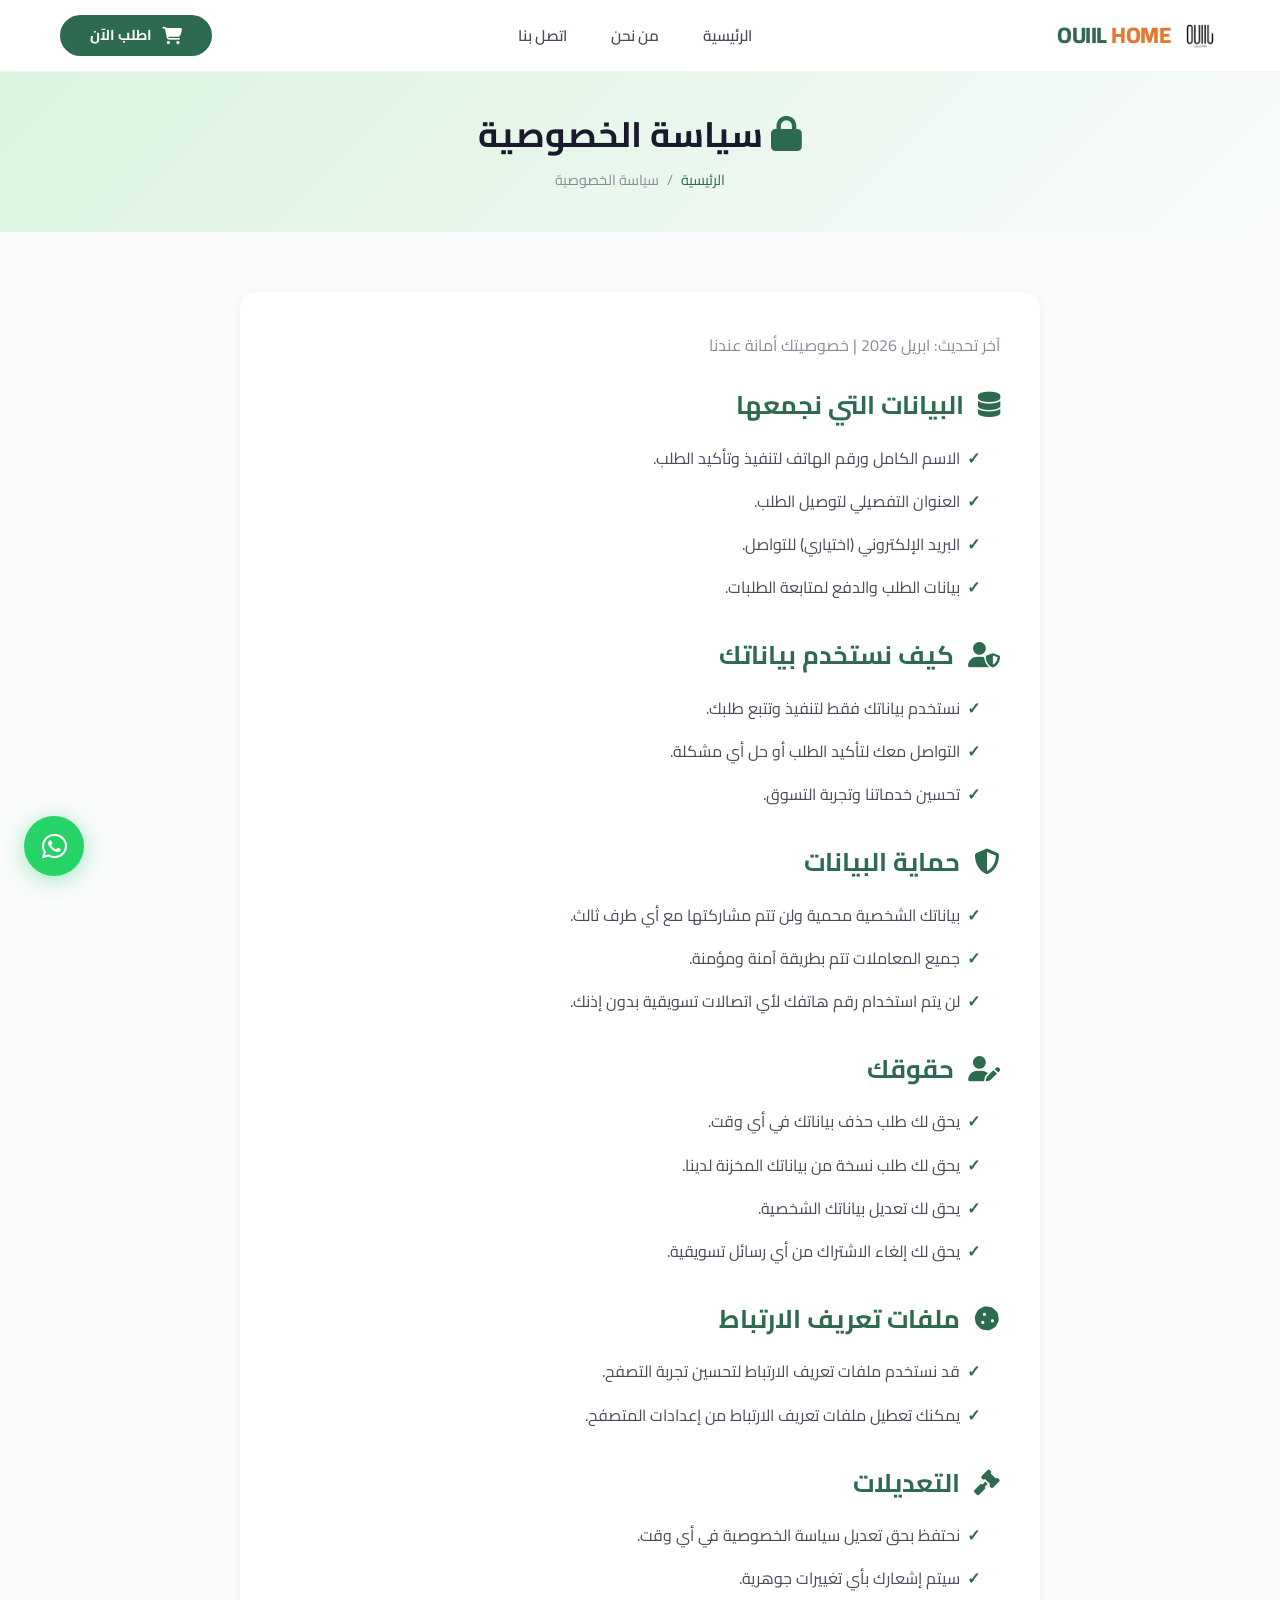
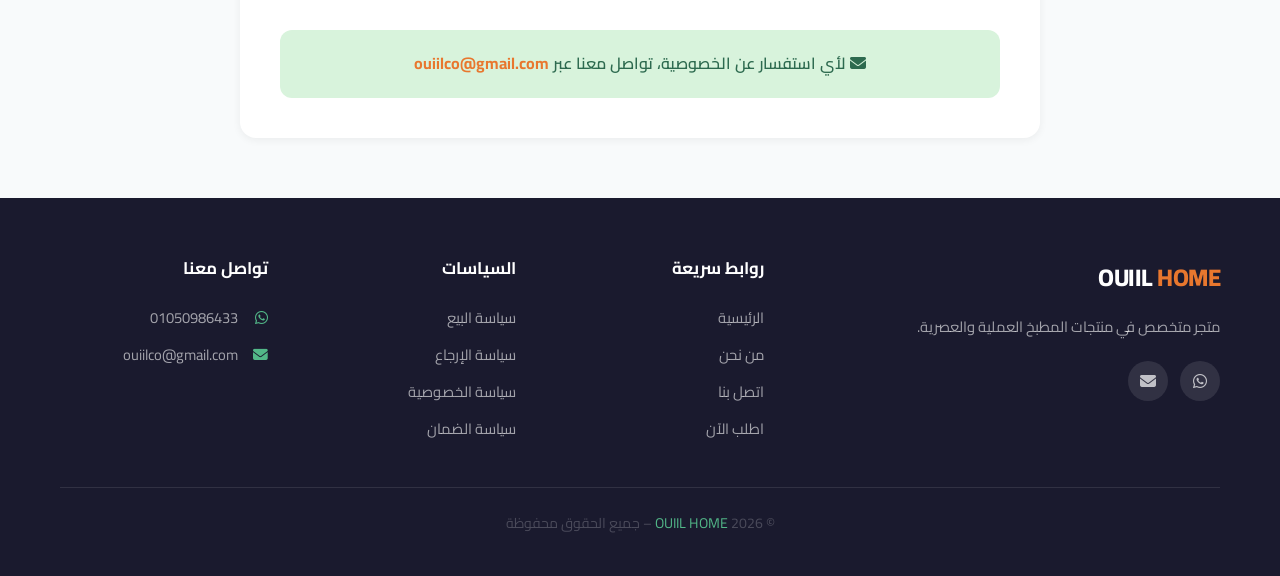
<file: privacy.html>
<!DOCTYPE html>
<html lang="ar" dir="rtl">
<head>
    <meta charset="UTF-8">
    <meta name="viewport" content="width=device-width, initial-scale=1.0">
    <meta name="description" content="OUIIL HOME - سياسة الخصوصية">
    <title>سياسة الخصوصية | OUIIL HOME</title>
    <link rel="icon" type="image/png" href="images/favicon.png">
    <link rel="stylesheet" href="https://cdnjs.cloudflare.com/ajax/libs/font-awesome/6.5.1/css/all.min.css">
    <link rel="stylesheet" href="css/style.css">
</head>
<body>

    <!-- HEADER -->
    <header class="header" id="header">
        <div class="container">
            <a href="index.html" class="logo">
                <img src="images/logo.png" alt="OUIIL HOME" onerror="this.style.display='none'">
                <span class="logo-text">OUIIL <span>HOME</span></span>
            </a>
            <nav class="nav-links">
                <a href="index.html">الرئيسية</a>
                <a href="about.html">من نحن</a>
                <a href="contact.html">اتصل بنا</a>
            </nav>
            <div class="header-actions">
                <a href="checkout.html" class="btn btn-primary header-cta">
                    <i class="fas fa-shopping-cart"></i> اطلب الآن
                </a>
                <div class="menu-toggle" id="menuToggle">
                    <span></span><span></span><span></span>
                </div>
            </div>
        </div>
    </header>

    <nav class="mobile-nav" id="mobileNav">
        <a href="index.html">الرئيسية</a>
        <a href="about.html">من نحن</a>
        <a href="contact.html">اتصل بنا</a>
        <a href="checkout.html">اطلب الآن</a>
        <a href="sales-policy.html">سياسة البيع</a>
        <a href="return-policy.html">سياسة الإرجاع</a>
        <a href="privacy.html" class="active">سياسة الخصوصية</a>
        <a href="warranty.html">سياسة الضمان</a>
    </nav>
    <div class="mobile-overlay" id="mobileOverlay"></div>

    <!-- PAGE HEADER -->
    <section class="page-header">
        <div class="container">
            <h1><i class="fas fa-lock" style="color:var(--primary);"></i> سياسة الخصوصية</h1>
            <div class="breadcrumb">
                <a href="index.html">الرئيسية</a>
                <span>/</span>
                <span>سياسة الخصوصية</span>
            </div>
        </div>
    </section>

    <!-- POLICY CONTENT -->
    <section style="padding:60px 0;background:var(--bg-light);">
        <div class="container">
            <div class="policy-content">
                <p style="color:var(--text-muted);margin-bottom:30px;">
                    آخر تحديث: ابريل 2026 | خصوصيتك أمانة عندنا
                </p>

                <h3><i class="fas fa-database" style="margin-left:8px;"></i> البيانات التي نجمعها</h3>
                <ul>
                    <li>الاسم الكامل ورقم الهاتف لتنفيذ وتأكيد الطلب.</li>
                    <li>العنوان التفصيلي لتوصيل الطلب.</li>
                    <li>البريد الإلكتروني (اختياري) للتواصل.</li>
                    <li>بيانات الطلب والدفع لمتابعة الطلبات.</li>
                </ul>

                <h3><i class="fas fa-user-shield" style="margin-left:8px;"></i> كيف نستخدم بياناتك</h3>
                <ul>
                    <li>نستخدم بياناتك فقط لتنفيذ وتتبع طلبك.</li>
                    <li>التواصل معك لتأكيد الطلب أو حل أي مشكلة.</li>
                    <li>تحسين خدماتنا وتجربة التسوق.</li>
                </ul>

                <h3><i class="fas fa-shield-halved" style="margin-left:8px;"></i> حماية البيانات</h3>
                <ul>
                    <li>بياناتك الشخصية محمية ولن تتم مشاركتها مع أي طرف ثالث.</li>
                    <li>جميع المعاملات تتم بطريقة آمنة ومؤمنة.</li>
                    <li>لن يتم استخدام رقم هاتفك لأي اتصالات تسويقية بدون إذنك.</li>
                </ul>

                <h3><i class="fas fa-user-pen" style="margin-left:8px;"></i> حقوقك</h3>
                <ul>
                    <li>يحق لك طلب حذف بياناتك في أي وقت.</li>
                    <li>يحق لك طلب نسخة من بياناتك المخزنة لدينا.</li>
                    <li>يحق لك تعديل بياناتك الشخصية.</li>
                    <li>يحق لك إلغاء الاشتراك من أي رسائل تسويقية.</li>
                </ul>

                <h3><i class="fas fa-cookie" style="margin-left:8px;"></i> ملفات تعريف الارتباط</h3>
                <ul>
                    <li>قد نستخدم ملفات تعريف الارتباط لتحسين تجربة التصفح.</li>
                    <li>يمكنك تعطيل ملفات تعريف الارتباط من إعدادات المتصفح.</li>
                </ul>

                <h3><i class="fas fa-gavel" style="margin-left:8px;"></i> التعديلات</h3>
                <ul>
                    <li>نحتفظ بحق تعديل سياسة الخصوصية في أي وقت.</li>
                    <li>سيتم إشعارك بأي تغييرات جوهرية.</li>
                </ul>

                <div style="margin-top:30px;padding:20px;background:var(--primary-pale);border-radius:var(--radius-md);text-align:center;">
                    <p style="margin:0;color:var(--primary);font-weight:600;">
                        <i class="fas fa-envelope"></i>
                        لأي استفسار عن الخصوصية، تواصل معنا عبر 
                        <a href="mailto:ouiilco@gmail.com" style="color:var(--accent);font-weight:700;">ouiilco@gmail.com</a>
                    </p>
                </div>
            </div>
        </div>
    </section>

    <!-- FOOTER -->
    <footer class="footer">
        <div class="container">
            <div class="footer-grid">
                <div class="footer-brand">
                    <span class="logo-text">OUIIL <span>HOME</span></span>
                    <p>متجر متخصص في منتجات المطبخ العملية والعصرية.</p>
                    <div class="footer-social">
                        <a href="https://wa.me/201050986433" target="_blank"><i class="fab fa-whatsapp"></i></a>
                        <a href="mailto:ouiilco@gmail.com"><i class="fas fa-envelope"></i></a>
                    </div>
                </div>
                <div class="footer-col"><h4>روابط سريعة</h4><a href="index.html">الرئيسية</a><a href="about.html">من نحن</a><a href="contact.html">اتصل بنا</a><a href="checkout.html">اطلب الآن</a></div>
                <div class="footer-col"><h4>السياسات</h4><a href="sales-policy.html">سياسة البيع</a><a href="return-policy.html">سياسة الإرجاع</a><a href="privacy.html">سياسة الخصوصية</a><a href="warranty.html">سياسة الضمان</a></div>
                <div class="footer-col"><h4>تواصل معنا</h4><div class="footer-contact-item"><i class="fab fa-whatsapp"></i><span dir="ltr">01050986433</span></div><div class="footer-contact-item"><i class="fas fa-envelope"></i><span>ouiilco@gmail.com</span></div></div>
            </div>
            <div class="footer-bottom"><p>© 2026 <a href="index.html">OUIIL HOME</a> – جميع الحقوق محفوظة</p></div>
        </div>
    </footer>

    <a href="https://wa.me/201050986433" target="_blank" class="floating-whatsapp"><i class="fab fa-whatsapp"></i></a>
    <div class="scroll-top" id="scrollTop" onclick="scrollToTop()"><i class="fas fa-chevron-up"></i></div>
    <div class="toast" id="toast"></div>
    <script src="js/main.js"></script>
</body>
</html>
</file>
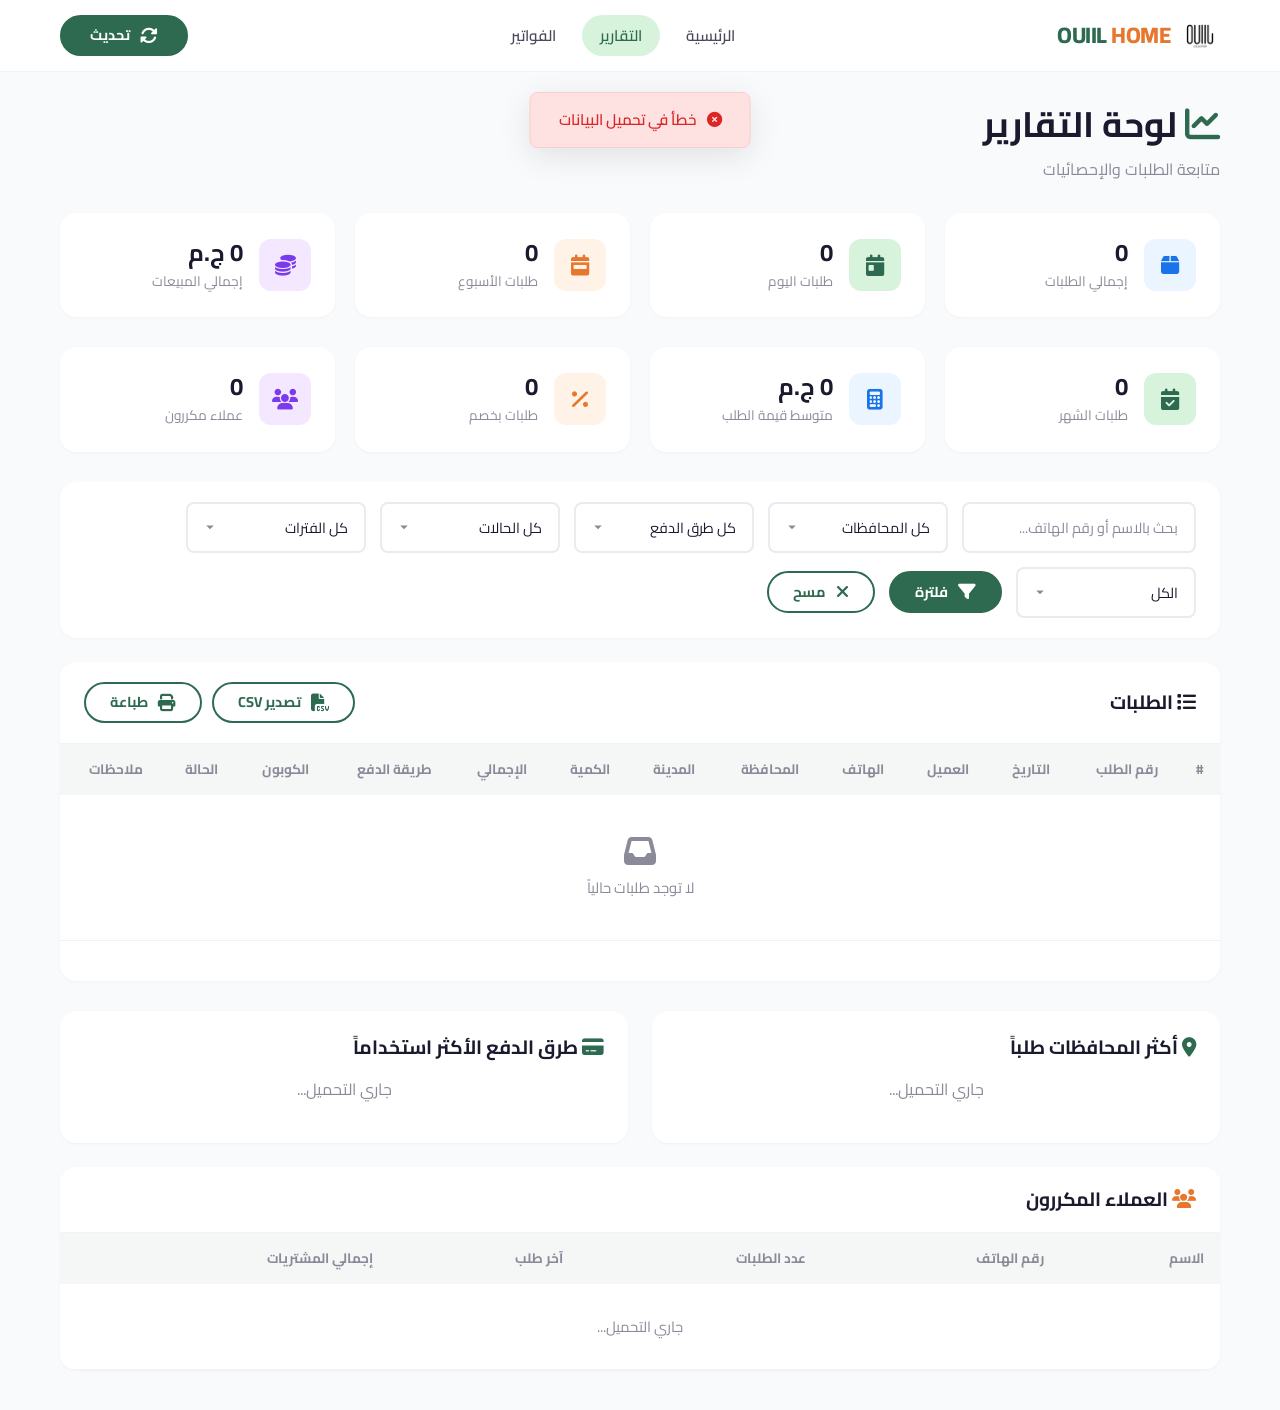
<file: reports.html>
<!DOCTYPE html>
<html lang="ar" dir="rtl">
<head>
    <meta charset="UTF-8">
    <meta name="viewport" content="width=device-width, initial-scale=1.0">
    <title>لوحة التقارير | OUIIL HOME</title>
    <link rel="icon" type="image/png" href="images/favicon.png">
    <link rel="stylesheet" href="https://cdnjs.cloudflare.com/ajax/libs/font-awesome/6.5.1/css/all.min.css">
    <link rel="stylesheet" href="css/style.css">
</head>
<body>

    <!-- HEADER -->
    <header class="header" id="header">
        <div class="container">
            <a href="index.html" class="logo">
                <img src="images/logo.png" alt="OUIIL HOME" onerror="this.style.display='none'">
                <span class="logo-text">OUIIL <span>HOME</span></span>
            </a>
            <nav class="nav-links">
                <a href="index.html">الرئيسية</a>
                <a href="reports.html" class="active">التقارير</a>
                <a href="invoice.html">الفواتير</a>
            </nav>
            <div class="header-actions">
                <button class="btn btn-primary header-cta" onclick="loadAllOrders()">
                    <i class="fas fa-sync-alt"></i> تحديث
                </button>
                <div class="menu-toggle" id="menuToggle">
                    <span></span><span></span><span></span>
                </div>
            </div>
        </div>
    </header>

    <nav class="mobile-nav" id="mobileNav">
        <a href="index.html">الرئيسية</a>
        <a href="reports.html" class="active">التقارير</a>
        <a href="invoice.html">الفواتير</a>
    </nav>
    <div class="mobile-overlay" id="mobileOverlay"></div>

    <!-- REPORTS SECTION -->
    <section class="reports-section">
        <div class="container">
            <h2 style="margin-bottom:8px;padding-top:10px;">
                <i class="fas fa-chart-line" style="color:var(--primary);"></i> لوحة التقارير
            </h2>
            <p style="color:var(--text-muted);margin-bottom:30px;">متابعة الطلبات والإحصائيات</p>

            <!-- Stats Cards -->
            <div class="stats-grid" id="statsGrid">
                <div class="stat-card">
                    <div class="stat-icon blue"><i class="fas fa-box"></i></div>
                    <div class="stat-info">
                        <h4 id="statTotal">0</h4>
                        <p>إجمالي الطلبات</p>
                    </div>
                </div>
                <div class="stat-card">
                    <div class="stat-icon green"><i class="fas fa-calendar-day"></i></div>
                    <div class="stat-info">
                        <h4 id="statToday">0</h4>
                        <p>طلبات اليوم</p>
                    </div>
                </div>
                <div class="stat-card">
                    <div class="stat-icon orange"><i class="fas fa-calendar-week"></i></div>
                    <div class="stat-info">
                        <h4 id="statWeek">0</h4>
                        <p>طلبات الأسبوع</p>
                    </div>
                </div>
                <div class="stat-card">
                    <div class="stat-icon purple"><i class="fas fa-coins"></i></div>
                    <div class="stat-info">
                        <h4 id="statRevenue">0 ج.م</h4>
                        <p>إجمالي المبيعات</p>
                    </div>
                </div>
            </div>

            <!-- Additional Stats -->
            <div class="stats-grid" style="margin-bottom:30px;">
                <div class="stat-card">
                    <div class="stat-icon green"><i class="fas fa-calendar-check"></i></div>
                    <div class="stat-info">
                        <h4 id="statMonth">0</h4>
                        <p>طلبات الشهر</p>
                    </div>
                </div>
                <div class="stat-card">
                    <div class="stat-icon blue"><i class="fas fa-calculator"></i></div>
                    <div class="stat-info">
                        <h4 id="statAvg">0 ج.م</h4>
                        <p>متوسط قيمة الطلب</p>
                    </div>
                </div>
                <div class="stat-card">
                    <div class="stat-icon orange"><i class="fas fa-percent"></i></div>
                    <div class="stat-info">
                        <h4 id="statDiscount">0</h4>
                        <p>طلبات بخصم</p>
                    </div>
                </div>
                <div class="stat-card">
                    <div class="stat-icon purple"><i class="fas fa-users"></i></div>
                    <div class="stat-info">
                        <h4 id="statDuplicates">0</h4>
                        <p>عملاء مكررون</p>
                    </div>
                </div>
            </div>

            <!-- Filters -->
            <div class="filters-bar">
                <input type="text" class="form-control" id="filterSearch" placeholder="بحث بالاسم أو رقم الهاتف...">
                <select class="form-control" id="filterGov">
                    <option value="">كل المحافظات</option>
                </select>
                <select class="form-control" id="filterPayment">
                    <option value="">كل طرق الدفع</option>
                    <option value="الدفع عند الاستلام">الدفع عند الاستلام</option>
                    <option value="محفظة إلكترونية">محفظة إلكترونية</option>
                    <option value="إنستا باي">إنستا باي</option>
                </select>
                <select class="form-control" id="filterStatus">
                    <option value="">كل الحالات</option>
                    <option value="جديد">جديد</option>
                    <option value="مؤكد">مؤكد</option>
                    <option value="تم الشحن">تم الشحن</option>
                    <option value="تم التوصيل">تم التوصيل</option>
                    <option value="ملغي">ملغي</option>
                </select>
                <select class="form-control" id="filterDate">
                    <option value="">كل الفترات</option>
                    <option value="today">اليوم</option>
                    <option value="week">هذا الأسبوع</option>
                    <option value="month">هذا الشهر</option>
                </select>
                <select class="form-control" id="filterDuplicate">
                    <option value="">الكل</option>
                    <option value="duplicate">مكررون فقط</option>
                </select>
                <button class="btn btn-primary" onclick="applyFilters()">
                    <i class="fas fa-filter"></i> فلترة
                </button>
                <button class="btn btn-outline" onclick="resetFilters()">
                    <i class="fas fa-times"></i> مسح
                </button>
            </div>

            <!-- Table -->
            <div class="table-wrapper">
                <div class="table-header">
                    <h4 style="margin:0;">
                        <i class="fas fa-list"></i> الطلبات
                        <span id="ordersCount" style="color:var(--text-muted);font-weight:400;font-size:0.9rem;"></span>
                    </h4>
                    <div style="display:flex;gap:10px;">
                        <button class="btn btn-sm btn-outline" onclick="exportCSV()">
                            <i class="fas fa-file-csv"></i> تصدير CSV
                        </button>
                        <button class="btn btn-sm btn-outline" onclick="window.print()">
                            <i class="fas fa-print"></i> طباعة
                        </button>
                    </div>
                </div>
                <div class="table-responsive">
                    <table class="data-table" id="ordersTable">
                        <thead>
                            <tr>
                                <th>#</th>
                                <th>رقم الطلب</th>
                                <th>التاريخ</th>
                                <th>العميل</th>
                                <th>الهاتف</th>
                                <th>المحافظة</th>
                                <th>المدينة</th>
                                <th>الكمية</th>
                                <th>الإجمالي</th>
                                <th>طريقة الدفع</th>
                                <th>الكوبون</th>
                                <th>الحالة</th>
                                <th>ملاحظات</th>
                            </tr>
                        </thead>
                        <tbody id="ordersTableBody">
                            <tr>
                                <td colspan="13" style="text-align:center;padding:40px;color:var(--text-muted);">
                                    <div class="loading-spinner" style="margin:0 auto 12px;"></div>
                                    <p>جاري تحميل البيانات...</p>
                                </td>
                            </tr>
                        </tbody>
                    </table>
                </div>
                <div class="table-pagination" id="pagination"></div>
            </div>

            <!-- Top Governorates -->
            <div style="margin-top:30px;display:grid;grid-template-columns:1fr 1fr;gap:24px;">
                <div class="table-wrapper" style="padding:24px;">
                    <h4 style="margin-bottom:16px;"><i class="fas fa-map-marker-alt" style="color:var(--primary);"></i> أكثر المحافظات طلباً</h4>
                    <div id="topGovernorates">
                        <p style="color:var(--text-muted);text-align:center;">جاري التحميل...</p>
                    </div>
                </div>
                <div class="table-wrapper" style="padding:24px;">
                    <h4 style="margin-bottom:16px;"><i class="fas fa-credit-card" style="color:var(--primary);"></i> طرق الدفع الأكثر استخداماً</h4>
                    <div id="topPayments">
                        <p style="color:var(--text-muted);text-align:center;">جاري التحميل...</p>
                    </div>
                </div>
            </div>

            <!-- Duplicate Customers -->
            <div class="table-wrapper" style="margin-top:24px;">
                <div class="table-header">
                    <h4 style="margin:0;"><i class="fas fa-users" style="color:var(--accent);"></i> العملاء المكررون</h4>
                </div>
                <div class="table-responsive">
                    <table class="data-table">
                        <thead>
                            <tr>
                                <th>الاسم</th>
                                <th>رقم الهاتف</th>
                                <th>عدد الطلبات</th>
                                <th>آخر طلب</th>
                                <th>إجمالي المشتريات</th>
                            </tr>
                        </thead>
                        <tbody id="duplicatesTableBody">
                            <tr><td colspan="5" style="text-align:center;padding:30px;color:var(--text-muted);">جاري التحميل...</td></tr>
                        </tbody>
                    </table>
                </div>
            </div>
        </div>
    </section>

    <div class="loading-overlay" id="loadingOverlay">
        <div class="loading-spinner"></div>
        <p>جاري تحميل البيانات...</p>
    </div>
    <div class="toast" id="toast"></div>

    <script src="js/main.js"></script>
    <script src="js/reports.js"></script>
</body>
</html>
</file>
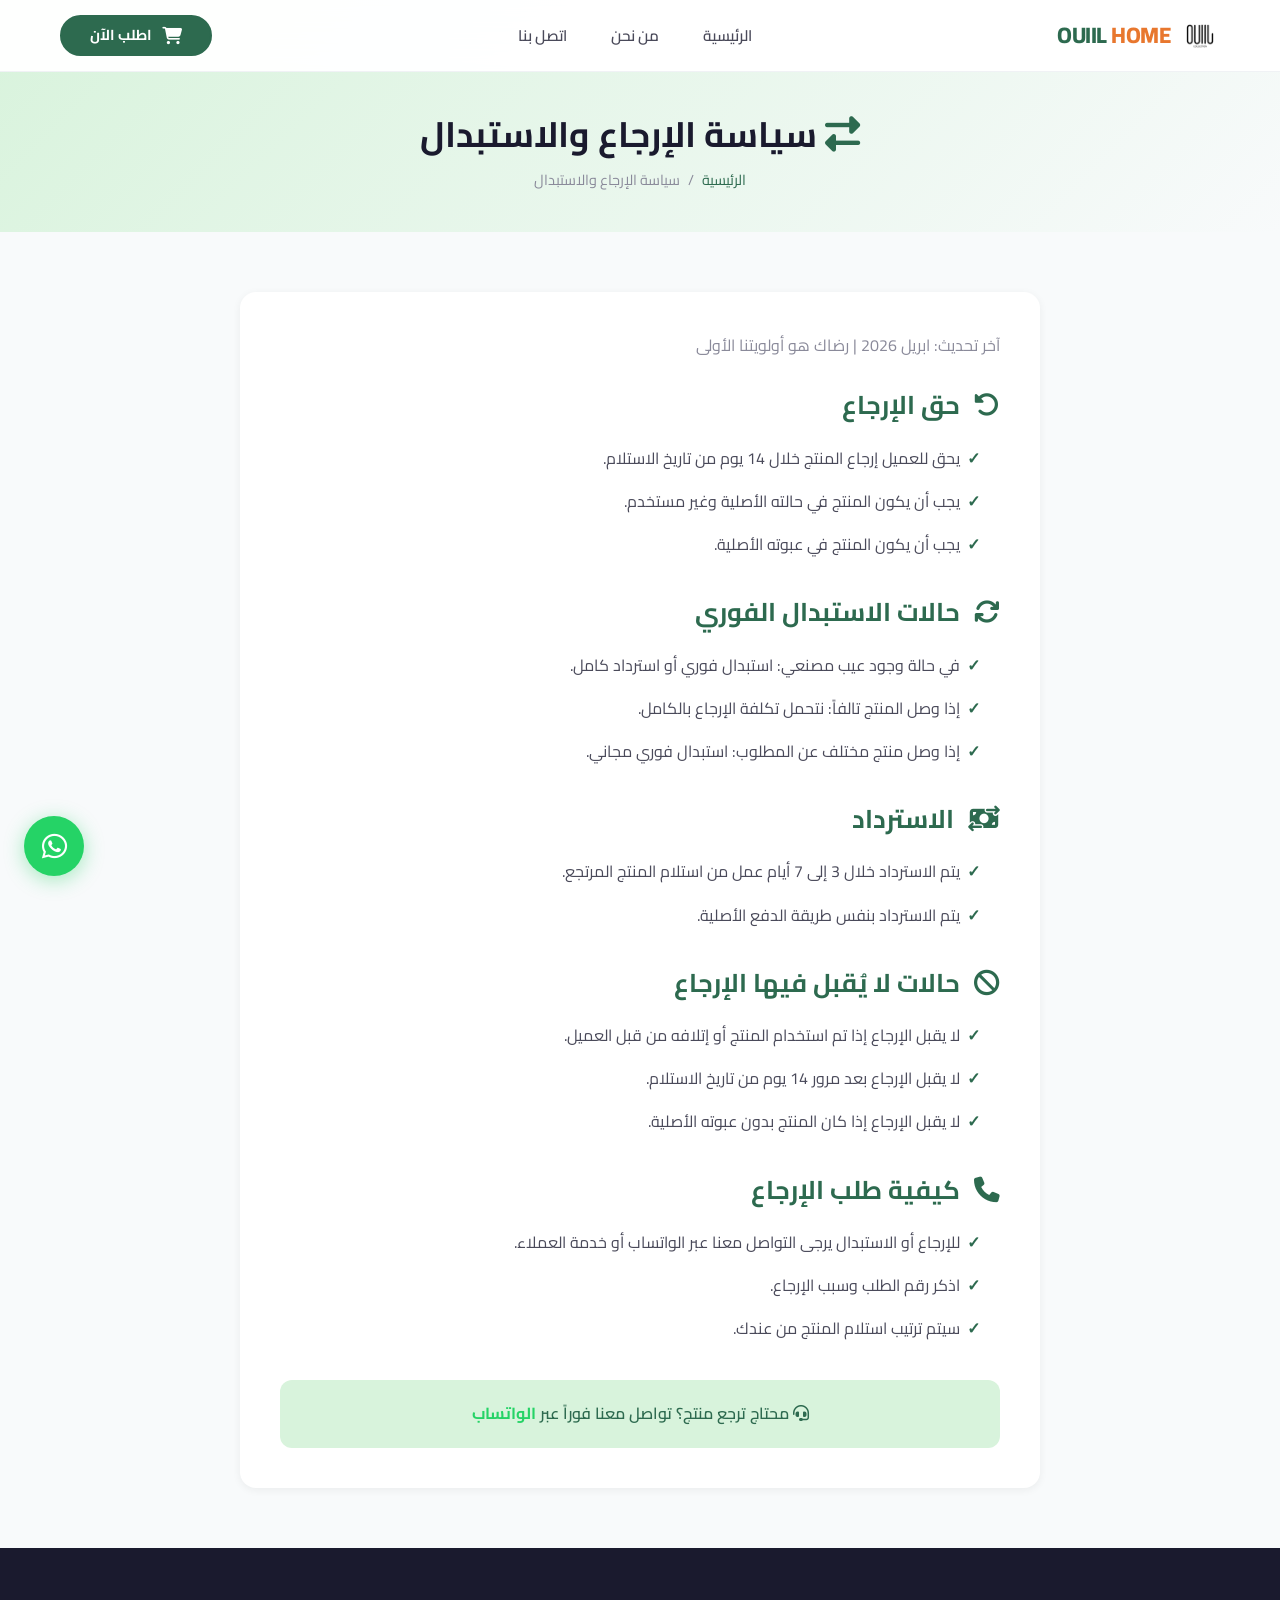
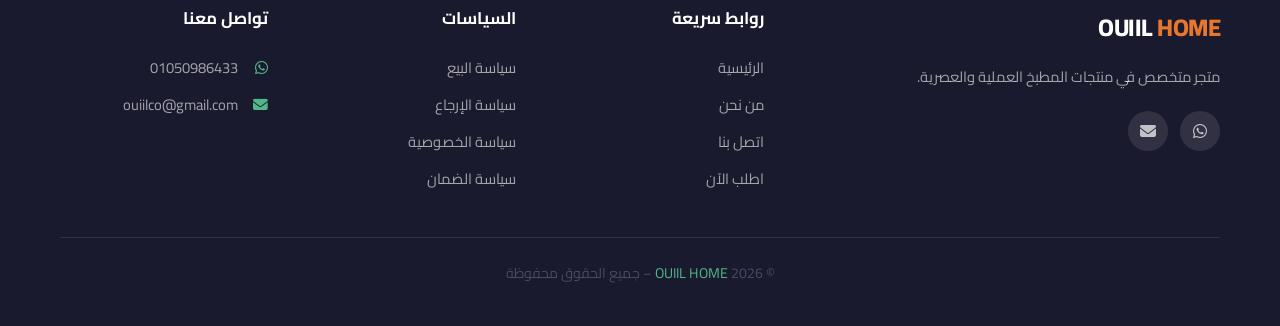
<file: return-policy.html>
<!DOCTYPE html>
<html lang="ar" dir="rtl">
<head>
    <meta charset="UTF-8">
    <meta name="viewport" content="width=device-width, initial-scale=1.0">
    <meta name="description" content="OUIIL HOME - سياسة الإرجاع والاستبدال">
    <title>سياسة الإرجاع والاستبدال | OUIIL HOME</title>
    <link rel="icon" type="image/png" href="images/favicon.png">
    <link rel="stylesheet" href="https://cdnjs.cloudflare.com/ajax/libs/font-awesome/6.5.1/css/all.min.css">
    <link rel="stylesheet" href="css/style.css">
</head>
<body>

    <!-- HEADER -->
    <header class="header" id="header">
        <div class="container">
            <a href="index.html" class="logo">
                <img src="images/logo.png" alt="OUIIL HOME" onerror="this.style.display='none'">
                <span class="logo-text">OUIIL <span>HOME</span></span>
            </a>
            <nav class="nav-links">
                <a href="index.html">الرئيسية</a>
                <a href="about.html">من نحن</a>
                <a href="contact.html">اتصل بنا</a>
            </nav>
            <div class="header-actions">
                <a href="checkout.html" class="btn btn-primary header-cta">
                    <i class="fas fa-shopping-cart"></i> اطلب الآن
                </a>
                <div class="menu-toggle" id="menuToggle">
                    <span></span><span></span><span></span>
                </div>
            </div>
        </div>
    </header>

    <nav class="mobile-nav" id="mobileNav">
        <a href="index.html">الرئيسية</a>
        <a href="about.html">من نحن</a>
        <a href="contact.html">اتصل بنا</a>
        <a href="checkout.html">اطلب الآن</a>
        <a href="sales-policy.html">سياسة البيع</a>
        <a href="return-policy.html" class="active">سياسة الإرجاع</a>
        <a href="privacy.html">سياسة الخصوصية</a>
        <a href="warranty.html">سياسة الضمان</a>
    </nav>
    <div class="mobile-overlay" id="mobileOverlay"></div>

    <!-- PAGE HEADER -->
    <section class="page-header">
        <div class="container">
            <h1><i class="fas fa-right-left" style="color:var(--primary);"></i> سياسة الإرجاع والاستبدال</h1>
            <div class="breadcrumb">
                <a href="index.html">الرئيسية</a>
                <span>/</span>
                <span>سياسة الإرجاع والاستبدال</span>
            </div>
        </div>
    </section>

    <!-- POLICY CONTENT -->
    <section style="padding:60px 0;background:var(--bg-light);">
        <div class="container">
            <div class="policy-content">
                <p style="color:var(--text-muted);margin-bottom:30px;">
                    آخر تحديث: ابريل 2026 | رضاك هو أولويتنا الأولى
                </p>

                <h3><i class="fas fa-rotate-left" style="margin-left:8px;"></i> حق الإرجاع</h3>
                <ul>
                    <li>يحق للعميل إرجاع المنتج خلال 14 يوم من تاريخ الاستلام.</li>
                    <li>يجب أن يكون المنتج في حالته الأصلية وغير مستخدم.</li>
                    <li>يجب أن يكون المنتج في عبوته الأصلية.</li>
                </ul>

                <h3><i class="fas fa-arrows-rotate" style="margin-left:8px;"></i> حالات الاستبدال الفوري</h3>
                <ul>
                    <li>في حالة وجود عيب مصنعي: استبدال فوري أو استرداد كامل.</li>
                    <li>إذا وصل المنتج تالفاً: نتحمل تكلفة الإرجاع بالكامل.</li>
                    <li>إذا وصل منتج مختلف عن المطلوب: استبدال فوري مجاني.</li>
                </ul>

                <h3><i class="fas fa-money-bill-transfer" style="margin-left:8px;"></i> الاسترداد</h3>
                <ul>
                    <li>يتم الاسترداد خلال 3 إلى 7 أيام عمل من استلام المنتج المرتجع.</li>
                    <li>يتم الاسترداد بنفس طريقة الدفع الأصلية.</li>
                </ul>

                <h3><i class="fas fa-ban" style="margin-left:8px;"></i> حالات لا يُقبل فيها الإرجاع</h3>
                <ul>
                    <li>لا يقبل الإرجاع إذا تم استخدام المنتج أو إتلافه من قبل العميل.</li>
                    <li>لا يقبل الإرجاع بعد مرور 14 يوم من تاريخ الاستلام.</li>
                    <li>لا يقبل الإرجاع إذا كان المنتج بدون عبوته الأصلية.</li>
                </ul>

                <h3><i class="fas fa-phone" style="margin-left:8px;"></i> كيفية طلب الإرجاع</h3>
                <ul>
                    <li>للإرجاع أو الاستبدال يرجى التواصل معنا عبر الواتساب أو خدمة العملاء.</li>
                    <li>اذكر رقم الطلب وسبب الإرجاع.</li>
                    <li>سيتم ترتيب استلام المنتج من عندك.</li>
                </ul>

                <div style="margin-top:30px;padding:20px;background:var(--primary-pale);border-radius:var(--radius-md);text-align:center;">
                    <p style="margin:0;color:var(--primary);font-weight:600;">
                        <i class="fas fa-headset"></i>
                        محتاج ترجع منتج؟ تواصل معنا فوراً عبر 
                        <a href="https://wa.me/201050986433?text=مرحبا، أرغب في إرجاع/استبدال منتج" 
                           target="_blank" style="color:var(--whatsapp);font-weight:700;">الواتساب</a>
                    </p>
                </div>
            </div>
        </div>
    </section>

    <!-- FOOTER -->
    <footer class="footer">
        <div class="container">
            <div class="footer-grid">
                <div class="footer-brand">
                    <span class="logo-text">OUIIL <span>HOME</span></span>
                    <p>متجر متخصص في منتجات المطبخ العملية والعصرية.</p>
                    <div class="footer-social">
                        <a href="https://wa.me/201050986433" target="_blank"><i class="fab fa-whatsapp"></i></a>
                        <a href="mailto:ouiilco@gmail.com"><i class="fas fa-envelope"></i></a>
                    </div>
                </div>
                <div class="footer-col"><h4>روابط سريعة</h4><a href="index.html">الرئيسية</a><a href="about.html">من نحن</a><a href="contact.html">اتصل بنا</a><a href="checkout.html">اطلب الآن</a></div>
                <div class="footer-col"><h4>السياسات</h4><a href="sales-policy.html">سياسة البيع</a><a href="return-policy.html">سياسة الإرجاع</a><a href="privacy.html">سياسة الخصوصية</a><a href="warranty.html">سياسة الضمان</a></div>
                <div class="footer-col"><h4>تواصل معنا</h4><div class="footer-contact-item"><i class="fab fa-whatsapp"></i><span dir="ltr">01050986433</span></div><div class="footer-contact-item"><i class="fas fa-envelope"></i><span>ouiilco@gmail.com</span></div></div>
            </div>
            <div class="footer-bottom"><p>© 2026 <a href="index.html">OUIIL HOME</a> – جميع الحقوق محفوظة</p></div>
        </div>
    </footer>

    <a href="https://wa.me/201050986433" target="_blank" class="floating-whatsapp"><i class="fab fa-whatsapp"></i></a>
    <div class="scroll-top" id="scrollTop" onclick="scrollToTop()"><i class="fas fa-chevron-up"></i></div>
    <div class="toast" id="toast"></div>
    <script src="js/main.js"></script>
</body>
</html>
</file>
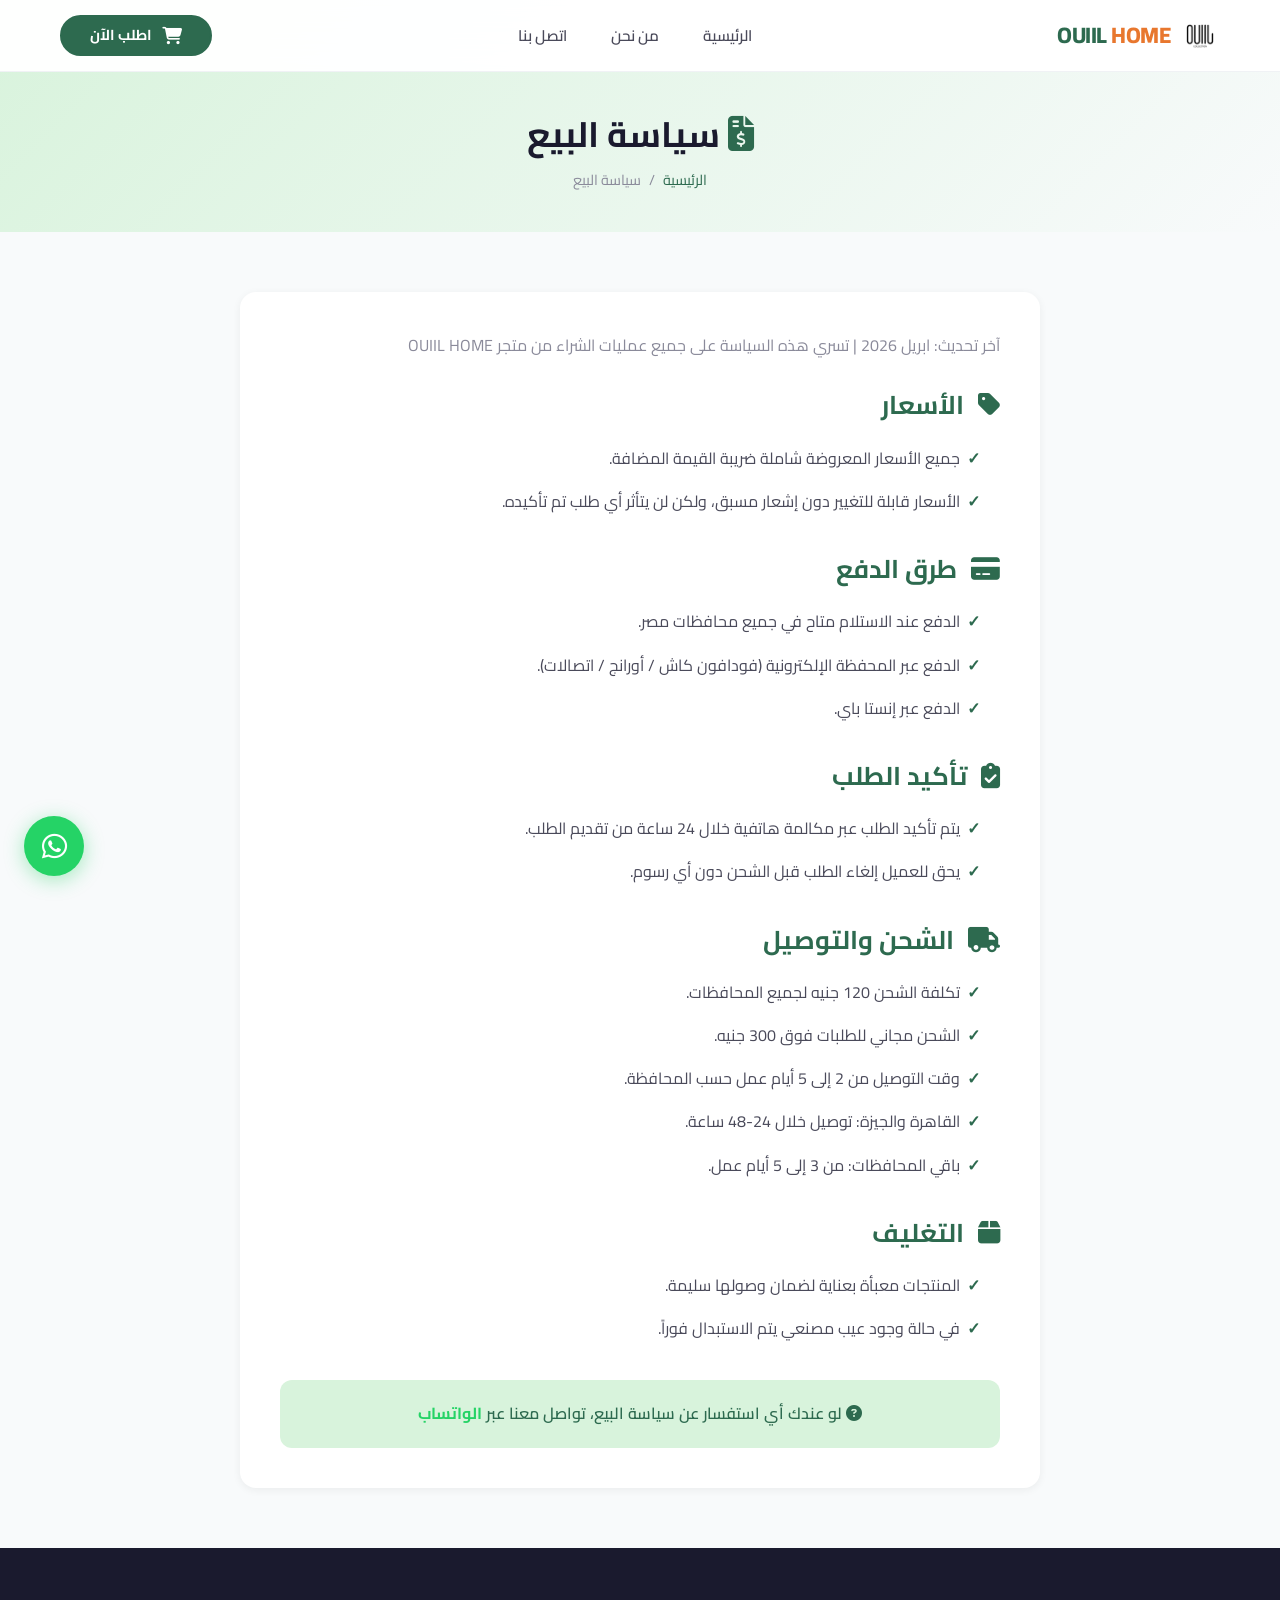
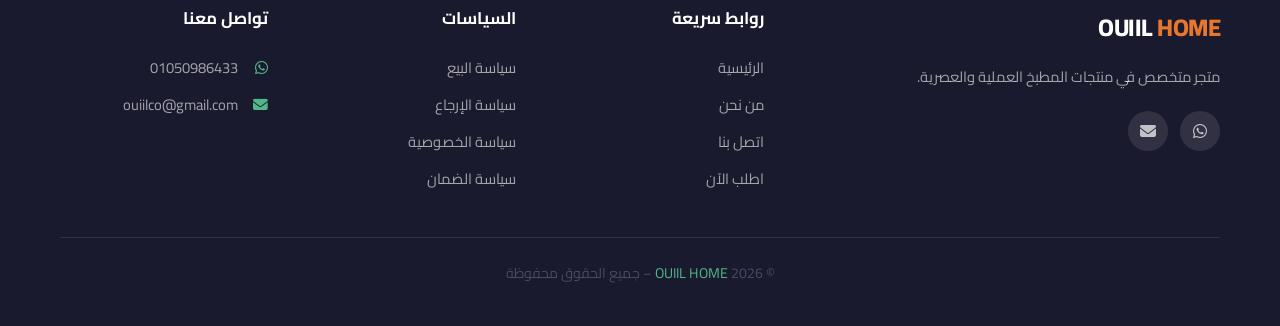
<file: sales-policy.html>
<!DOCTYPE html>
<html lang="ar" dir="rtl">
<head>
    <meta charset="UTF-8">
    <meta name="viewport" content="width=device-width, initial-scale=1.0">
    <meta name="description" content="OUIIL HOME - سياسة البيع">
    <title>سياسة البيع | OUIIL HOME</title>
    <link rel="icon" type="image/png" href="images/favicon.png">
    <link rel="stylesheet" href="https://cdnjs.cloudflare.com/ajax/libs/font-awesome/6.5.1/css/all.min.css">
    <link rel="stylesheet" href="css/style.css">
</head>
<body>

    <!-- HEADER -->
    <header class="header" id="header">
        <div class="container">
            <a href="index.html" class="logo">
                <img src="images/logo.png" alt="OUIIL HOME" onerror="this.style.display='none'">
                <span class="logo-text">OUIIL <span>HOME</span></span>
            </a>
            <nav class="nav-links">
                <a href="index.html">الرئيسية</a>
                <a href="about.html">من نحن</a>
                <a href="contact.html">اتصل بنا</a>
            </nav>
            <div class="header-actions">
                <a href="checkout.html" class="btn btn-primary header-cta">
                    <i class="fas fa-shopping-cart"></i> اطلب الآن
                </a>
                <div class="menu-toggle" id="menuToggle">
                    <span></span><span></span><span></span>
                </div>
            </div>
        </div>
    </header>

    <nav class="mobile-nav" id="mobileNav">
        <a href="index.html">الرئيسية</a>
        <a href="about.html">من نحن</a>
        <a href="contact.html">اتصل بنا</a>
        <a href="checkout.html">اطلب الآن</a>
        <a href="sales-policy.html" class="active">سياسة البيع</a>
        <a href="return-policy.html">سياسة الإرجاع</a>
        <a href="privacy.html">سياسة الخصوصية</a>
        <a href="warranty.html">سياسة الضمان</a>
    </nav>
    <div class="mobile-overlay" id="mobileOverlay"></div>

    <!-- PAGE HEADER -->
    <section class="page-header">
        <div class="container">
            <h1><i class="fas fa-file-invoice-dollar" style="color:var(--primary);"></i> سياسة البيع</h1>
            <div class="breadcrumb">
                <a href="index.html">الرئيسية</a>
                <span>/</span>
                <span>سياسة البيع</span>
            </div>
        </div>
    </section>

    <!-- POLICY CONTENT -->
    <section style="padding:60px 0;background:var(--bg-light);">
        <div class="container">
            <div class="policy-content">
                <p style="color:var(--text-muted);margin-bottom:30px;">
                    آخر تحديث: ابريل 2026 | تسري هذه السياسة على جميع عمليات الشراء من متجر OUIIL HOME
                </p>

                <h3><i class="fas fa-tag" style="margin-left:8px;"></i> الأسعار</h3>
                <ul>
                    <li>جميع الأسعار المعروضة شاملة ضريبة القيمة المضافة.</li>
                    <li>الأسعار قابلة للتغيير دون إشعار مسبق، ولكن لن يتأثر أي طلب تم تأكيده.</li>
                </ul>

                <h3><i class="fas fa-credit-card" style="margin-left:8px;"></i> طرق الدفع</h3>
                <ul>
                    <li>الدفع عند الاستلام متاح في جميع محافظات مصر.</li>
                    <li>الدفع عبر المحفظة الإلكترونية (فودافون كاش / أورانج / اتصالات).</li>
                    <li>الدفع عبر إنستا باي.</li>
                </ul>

                <h3><i class="fas fa-clipboard-check" style="margin-left:8px;"></i> تأكيد الطلب</h3>
                <ul>
                    <li>يتم تأكيد الطلب عبر مكالمة هاتفية خلال 24 ساعة من تقديم الطلب.</li>
                    <li>يحق للعميل إلغاء الطلب قبل الشحن دون أي رسوم.</li>
                </ul>

                <h3><i class="fas fa-truck" style="margin-left:8px;"></i> الشحن والتوصيل</h3>
                <ul>
                    <li>تكلفة الشحن 120 جنيه لجميع المحافظات.</li>
                    <li>الشحن مجاني للطلبات فوق 300 جنيه.</li>
                    <li>وقت التوصيل من 2 إلى 5 أيام عمل حسب المحافظة.</li>
                    <li>القاهرة والجيزة: توصيل خلال 24-48 ساعة.</li>
                    <li>باقي المحافظات: من 3 إلى 5 أيام عمل.</li>
                </ul>

                <h3><i class="fas fa-box" style="margin-left:8px;"></i> التغليف</h3>
                <ul>
                    <li>المنتجات معبأة بعناية لضمان وصولها سليمة.</li>
                    <li>في حالة وجود عيب مصنعي يتم الاستبدال فوراً.</li>
                </ul>

                <div style="margin-top:30px;padding:20px;background:var(--primary-pale);border-radius:var(--radius-md);text-align:center;">
                    <p style="margin:0;color:var(--primary);font-weight:600;">
                        <i class="fas fa-question-circle"></i>
                        لو عندك أي استفسار عن سياسة البيع، تواصل معنا عبر 
                        <a href="https://wa.me/201050986433" target="_blank" style="color:var(--whatsapp);font-weight:700;">الواتساب</a>
                    </p>
                </div>
            </div>
        </div>
    </section>

    <!-- FOOTER -->
    <footer class="footer">
        <div class="container">
            <div class="footer-grid">
                <div class="footer-brand">
                    <span class="logo-text">OUIIL <span>HOME</span></span>
                    <p>متجر متخصص في منتجات المطبخ العملية والعصرية.</p>
                    <div class="footer-social">
                        <a href="https://wa.me/201050986433" target="_blank"><i class="fab fa-whatsapp"></i></a>
                        <a href="mailto:ouiilco@gmail.com"><i class="fas fa-envelope"></i></a>
                    </div>
                </div>
                <div class="footer-col">
                    <h4>روابط سريعة</h4>
                    <a href="index.html">الرئيسية</a>
                    <a href="about.html">من نحن</a>
                    <a href="contact.html">اتصل بنا</a>
                    <a href="checkout.html">اطلب الآن</a>
                </div>
                <div class="footer-col">
                    <h4>السياسات</h4>
                    <a href="sales-policy.html">سياسة البيع</a>
                    <a href="return-policy.html">سياسة الإرجاع</a>
                    <a href="privacy.html">سياسة الخصوصية</a>
                    <a href="warranty.html">سياسة الضمان</a>
                </div>
                <div class="footer-col">
                    <h4>تواصل معنا</h4>
                    <div class="footer-contact-item">
                        <i class="fab fa-whatsapp"></i><span dir="ltr">01050986433</span>
                    </div>
                    <div class="footer-contact-item">
                        <i class="fas fa-envelope"></i><span>ouiilco@gmail.com</span>
                    </div>
                </div>
            </div>
            <div class="footer-bottom">
                <p>© 2026 <a href="index.html">OUIIL HOME</a> – جميع الحقوق محفوظة</p>
            </div>
        </div>
    </footer>

    <a href="https://wa.me/201050986433" target="_blank" class="floating-whatsapp"><i class="fab fa-whatsapp"></i></a>
    <div class="scroll-top" id="scrollTop" onclick="scrollToTop()"><i class="fas fa-chevron-up"></i></div>
    <div class="toast" id="toast"></div>
    <script src="js/main.js"></script>
</body>
</html>
</file>
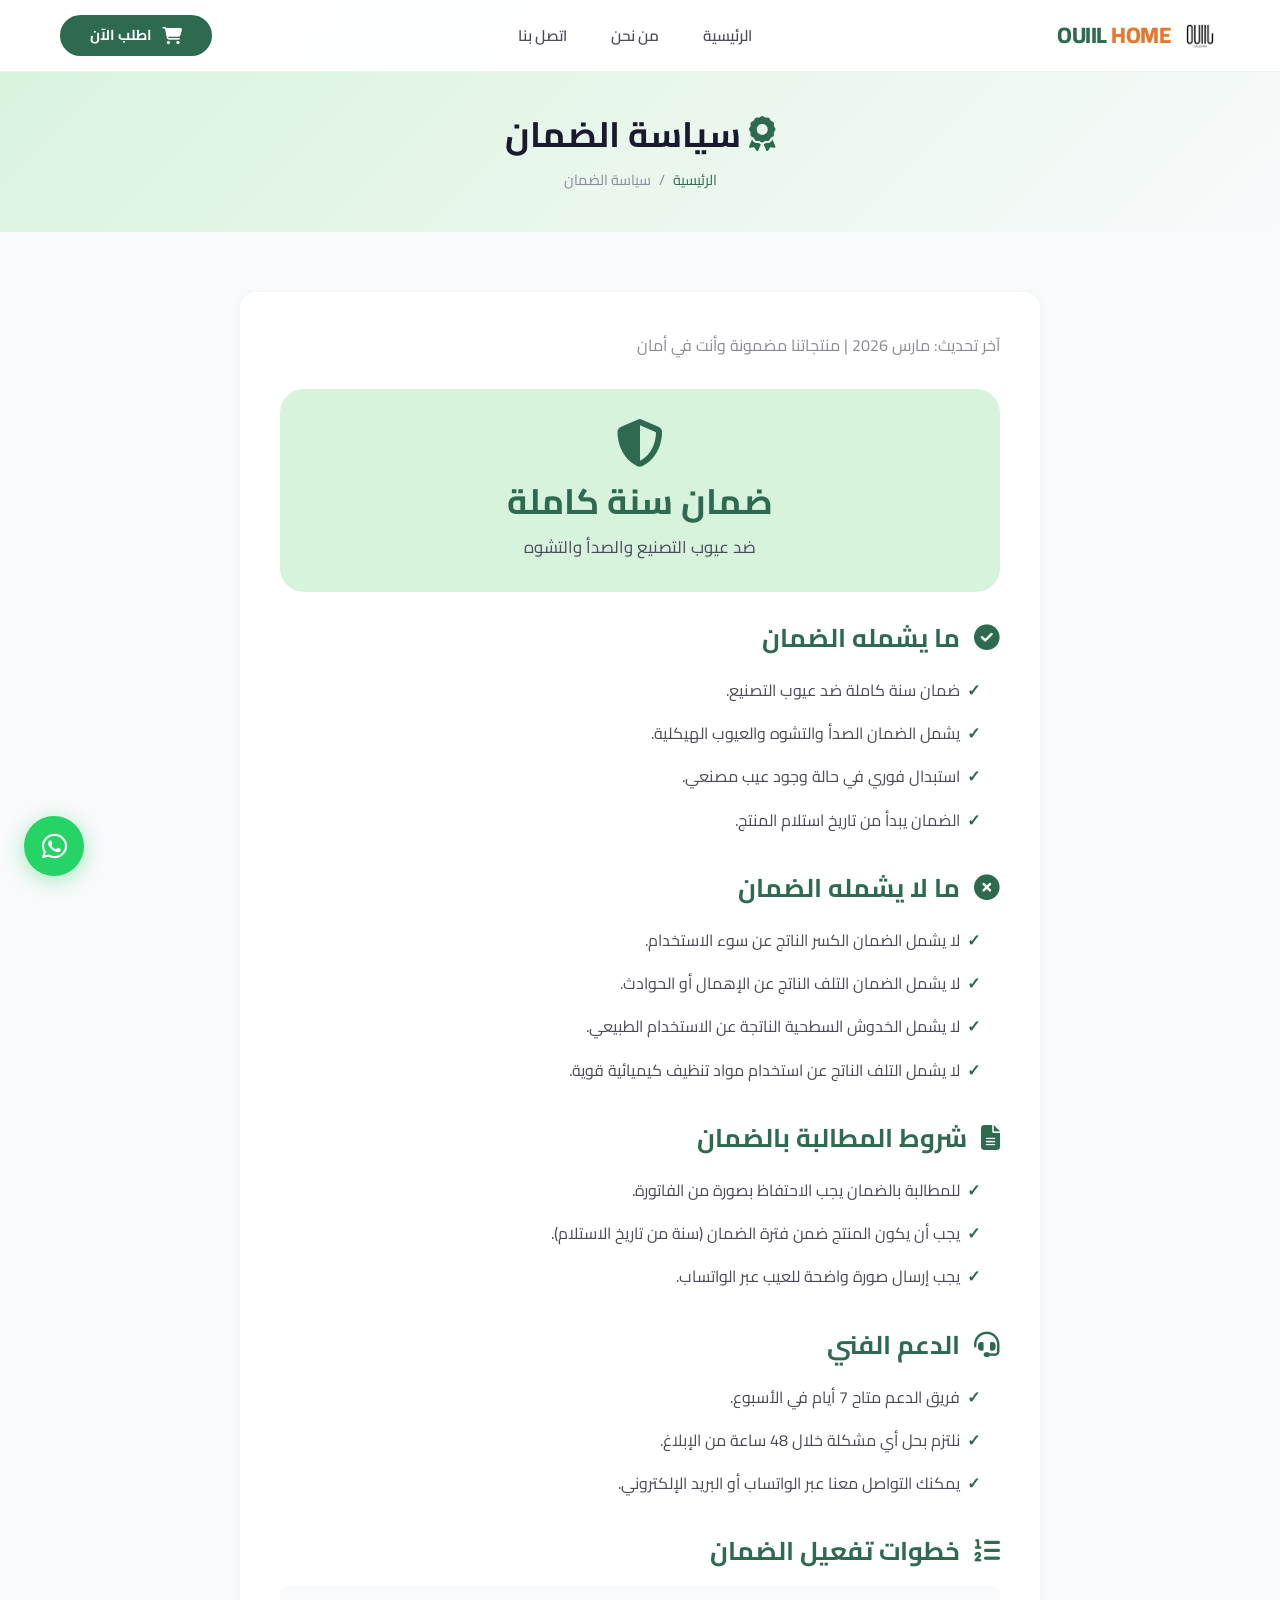
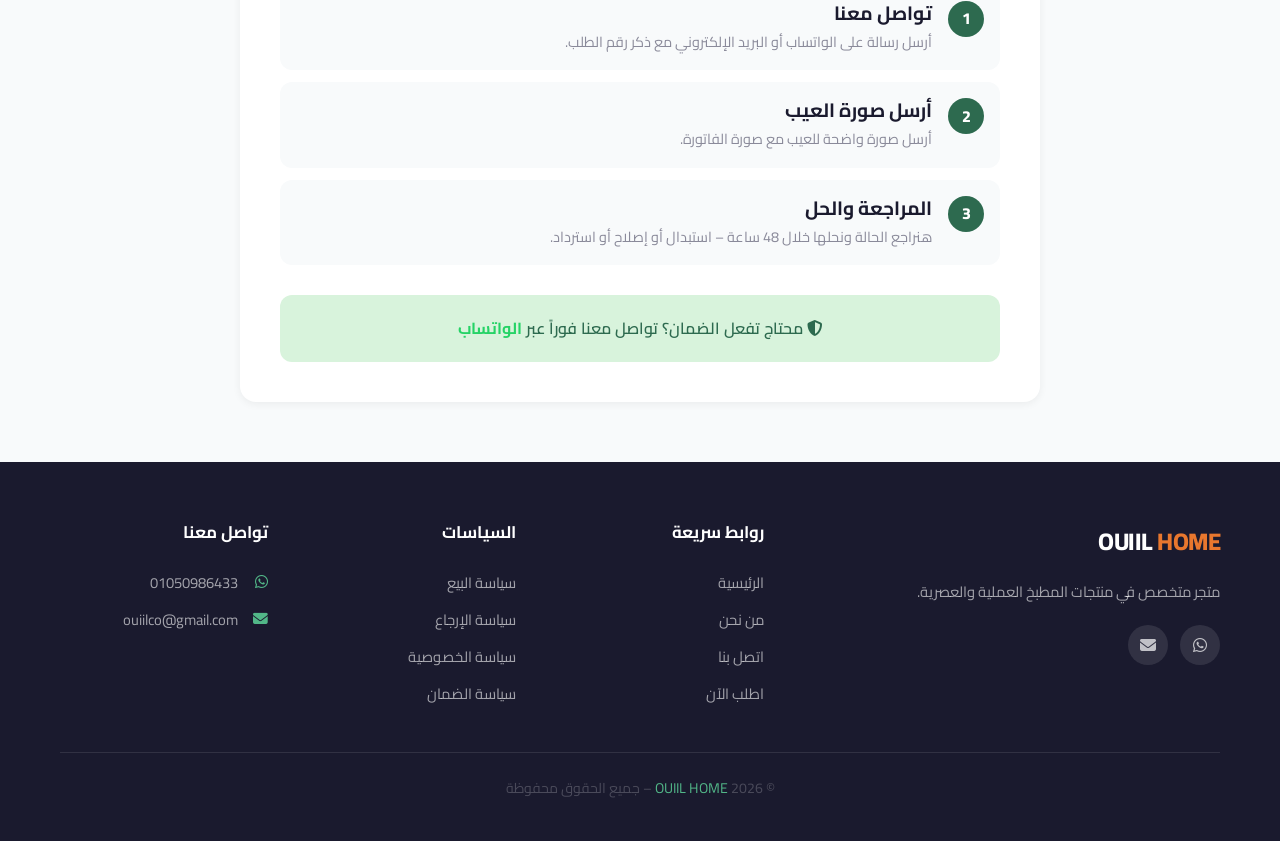
<file: warranty.html>
<!DOCTYPE html>
<html lang="ar" dir="rtl">
<head>
    <meta charset="UTF-8">
    <meta name="viewport" content="width=device-width, initial-scale=1.0">
    <meta name="description" content="OUIIL HOME - سياسة الضمان">
    <title>سياسة الضمان | OUIIL HOME</title>
    <link rel="icon" type="image/png" href="images/favicon.png">
    <link rel="stylesheet" href="https://cdnjs.cloudflare.com/ajax/libs/font-awesome/6.5.1/css/all.min.css">
    <link rel="stylesheet" href="css/style.css">
</head>
<body>

    <!-- HEADER -->
    <header class="header" id="header">
        <div class="container">
            <a href="index.html" class="logo">
                <img src="images/logo.png" alt="OUIIL HOME" onerror="this.style.display='none'">
                <span class="logo-text">OUIIL <span>HOME</span></span>
            </a>
            <nav class="nav-links">
                <a href="index.html">الرئيسية</a>
                <a href="about.html">من نحن</a>
                <a href="contact.html">اتصل بنا</a>
            </nav>
            <div class="header-actions">
                <a href="checkout.html" class="btn btn-primary header-cta">
                    <i class="fas fa-shopping-cart"></i> اطلب الآن
                </a>
                <div class="menu-toggle" id="menuToggle">
                    <span></span><span></span><span></span>
                </div>
            </div>
        </div>
    </header>

    <nav class="mobile-nav" id="mobileNav">
        <a href="index.html">الرئيسية</a>
        <a href="about.html">من نحن</a>
        <a href="contact.html">اتصل بنا</a>
        <a href="checkout.html">اطلب الآن</a>
        <a href="sales-policy.html">سياسة البيع</a>
        <a href="return-policy.html">سياسة الإرجاع</a>
        <a href="privacy.html">سياسة الخصوصية</a>
        <a href="warranty.html" class="active">سياسة الضمان</a>
    </nav>
    <div class="mobile-overlay" id="mobileOverlay"></div>

    <!-- PAGE HEADER -->
    <section class="page-header">
        <div class="container">
            <h1><i class="fas fa-award" style="color:var(--primary);"></i> سياسة الضمان</h1>
            <div class="breadcrumb">
                <a href="index.html">الرئيسية</a>
                <span>/</span>
                <span>سياسة الضمان</span>
            </div>
        </div>
    </section>

    <!-- POLICY CONTENT -->
    <section style="padding:60px 0;background:var(--bg-light);">
        <div class="container">
            <div class="policy-content">
                <p style="color:var(--text-muted);margin-bottom:30px;">
                    آخر تحديث: مارس 2026 | منتجاتنا مضمونة وأنت في أمان
                </p>

                <!-- Warranty Badge -->
                <div style="text-align:center;padding:30px;background:var(--primary-pale);border-radius:var(--radius-xl);margin-bottom:30px;">
                    <i class="fas fa-shield-halved" style="font-size:3rem;color:var(--primary);margin-bottom:12px;"></i>
                    <h2 style="color:var(--primary);margin-bottom:8px;">ضمان سنة كاملة</h2>
                    <p style="color:var(--text-body);margin:0;font-size:1.05rem;">ضد عيوب التصنيع والصدأ والتشوه</p>
                </div>

                <h3><i class="fas fa-check-circle" style="margin-left:8px;"></i> ما يشمله الضمان</h3>
                <ul>
                    <li>ضمان سنة كاملة ضد عيوب التصنيع.</li>
                    <li>يشمل الضمان الصدأ والتشوه والعيوب الهيكلية.</li>
                    <li>استبدال فوري في حالة وجود عيب مصنعي.</li>
                    <li>الضمان يبدأ من تاريخ استلام المنتج.</li>
                </ul>

                <h3><i class="fas fa-times-circle" style="margin-left:8px;"></i> ما لا يشمله الضمان</h3>
                <ul>
                    <li>لا يشمل الضمان الكسر الناتج عن سوء الاستخدام.</li>
                    <li>لا يشمل الضمان التلف الناتج عن الإهمال أو الحوادث.</li>
                    <li>لا يشمل الخدوش السطحية الناتجة عن الاستخدام الطبيعي.</li>
                    <li>لا يشمل التلف الناتج عن استخدام مواد تنظيف كيميائية قوية.</li>
                </ul>

                <h3><i class="fas fa-file-lines" style="margin-left:8px;"></i> شروط المطالبة بالضمان</h3>
                <ul>
                    <li>للمطالبة بالضمان يجب الاحتفاظ بصورة من الفاتورة.</li>
                    <li>يجب أن يكون المنتج ضمن فترة الضمان (سنة من تاريخ الاستلام).</li>
                    <li>يجب إرسال صورة واضحة للعيب عبر الواتساب.</li>
                </ul>

                <h3><i class="fas fa-headset" style="margin-left:8px;"></i> الدعم الفني</h3>
                <ul>
                    <li>فريق الدعم متاح 7 أيام في الأسبوع.</li>
                    <li>نلتزم بحل أي مشكلة خلال 48 ساعة من الإبلاغ.</li>
                    <li>يمكنك التواصل معنا عبر الواتساب أو البريد الإلكتروني.</li>
                </ul>

                <h3><i class="fas fa-list-ol" style="margin-left:8px;"></i> خطوات تفعيل الضمان</h3>
                <div style="margin-top:16px;">
                    <div style="display:flex;gap:16px;align-items:start;padding:16px;background:var(--bg-light);border-radius:var(--radius-md);margin-bottom:12px;">
                        <div style="width:36px;height:36px;background:var(--primary);color:white;border-radius:50%;display:flex;align-items:center;justify-content:center;font-weight:800;flex-shrink:0;">1</div>
                        <div><h4 style="margin-bottom:4px;">تواصل معنا</h4><p style="margin:0;color:var(--text-muted);font-size:0.9rem;">أرسل رسالة على الواتساب أو البريد الإلكتروني مع ذكر رقم الطلب.</p></div>
                    </div>
                    <div style="display:flex;gap:16px;align-items:start;padding:16px;background:var(--bg-light);border-radius:var(--radius-md);margin-bottom:12px;">
                        <div style="width:36px;height:36px;background:var(--primary);color:white;border-radius:50%;display:flex;align-items:center;justify-content:center;font-weight:800;flex-shrink:0;">2</div>
                        <div><h4 style="margin-bottom:4px;">أرسل صورة العيب</h4><p style="margin:0;color:var(--text-muted);font-size:0.9rem;">أرسل صورة واضحة للعيب مع صورة الفاتورة.</p></div>
                    </div>
                    <div style="display:flex;gap:16px;align-items:start;padding:16px;background:var(--bg-light);border-radius:var(--radius-md);margin-bottom:12px;">
                        <div style="width:36px;height:36px;background:var(--primary);color:white;border-radius:50%;display:flex;align-items:center;justify-content:center;font-weight:800;flex-shrink:0;">3</div>
                        <div><h4 style="margin-bottom:4px;">المراجعة والحل</h4><p style="margin:0;color:var(--text-muted);font-size:0.9rem;">هنراجع الحالة ونحلها خلال 48 ساعة – استبدال أو إصلاح أو استرداد.</p></div>
                    </div>
                </div>

                <div style="margin-top:30px;padding:20px;background:var(--primary-pale);border-radius:var(--radius-md);text-align:center;">
                    <p style="margin:0;color:var(--primary);font-weight:600;">
                        <i class="fas fa-shield-halved"></i>
                        محتاج تفعل الضمان؟ تواصل معنا فوراً عبر 
                        <a href="https://wa.me/201050986433?text=مرحبا، أرغب في تفعيل الضمان لطلبي" 
                           target="_blank" style="color:var(--whatsapp);font-weight:700;">الواتساب</a>
                    </p>
                </div>
            </div>
        </div>
    </section>

    <!-- FOOTER -->
    <footer class="footer">
        <div class="container">
            <div class="footer-grid">
                <div class="footer-brand">
                    <span class="logo-text">OUIIL <span>HOME</span></span>
                    <p>متجر متخصص في منتجات المطبخ العملية والعصرية.</p>
                    <div class="footer-social">
                        <a href="https://wa.me/201050986433" target="_blank"><i class="fab fa-whatsapp"></i></a>
                        <a href="mailto:ouiilco@gmail.com"><i class="fas fa-envelope"></i></a>
                    </div>
                </div>
                <div class="footer-col"><h4>روابط سريعة</h4><a href="index.html">الرئيسية</a><a href="about.html">من نحن</a><a href="contact.html">اتصل بنا</a><a href="checkout.html">اطلب الآن</a></div>
                <div class="footer-col"><h4>السياسات</h4><a href="sales-policy.html">سياسة البيع</a><a href="return-policy.html">سياسة الإرجاع</a><a href="privacy.html">سياسة الخصوصية</a><a href="warranty.html">سياسة الضمان</a></div>
                <div class="footer-col"><h4>تواصل معنا</h4><div class="footer-contact-item"><i class="fab fa-whatsapp"></i><span dir="ltr">01050986433</span></div><div class="footer-contact-item"><i class="fas fa-envelope"></i><span>ouiilco@gmail.com</span></div></div>
            </div>
            <div class="footer-bottom"><p>© 2026 <a href="index.html">OUIIL HOME</a> – جميع الحقوق محفوظة</p></div>
        </div>
    </footer>

    <a href="https://wa.me/201050986433" target="_blank" class="floating-whatsapp"><i class="fab fa-whatsapp"></i></a>
    <div class="scroll-top" id="scrollTop" onclick="scrollToTop()"><i class="fas fa-chevron-up"></i></div>
    <div class="toast" id="toast"></div>
    <script src="js/main.js"></script>
</body>
</html>
</file>
<file: css/style.css>
/* ==============================================
   OUIIL HOME - Complete Stylesheet
   Arabic RTL E-Commerce Landing Page
   ============================================== */

@import url('https://fonts.googleapis.com/css2?family=Cairo:wght@300;400;500;600;700;800;900&display=swap');

/* ==============================================
   1. CSS VARIABLES
   ============================================== */
:root {
    --primary: #2D6A4F;
    --primary-rgb: 45, 106, 79;
    --primary-light: #52B788;
    --primary-lighter: #B7E4C7;
    --primary-pale: #D8F3DC;
    --primary-dark: #1B4332;

    --accent: #E8772E;
    --accent-dark: #D35400;
    --accent-light: #FFF3E8;

    --whatsapp: #25D366;
    --whatsapp-dark: #128C7E;
    --instapay: #5B2C8E;
    --wallet: #1A73E8;

    --bg-white: #FFFFFF;
    --bg-light: #F8FAFB;
    --bg-cream: #FFFDF7;
    --bg-section: #F4F7F5;

    --text-primary: #1A1A2E;
    --text-body: #4A4A5A;
    --text-muted: #8A8A9A;
    --text-white: #FFFFFF;

    --border: #E8ECF0;
    --border-light: #F0F2F5;

    --shadow-xs: 0 1px 3px rgba(0, 0, 0, 0.04);
    --shadow-sm: 0 2px 8px rgba(0, 0, 0, 0.06);
    --shadow-md: 0 4px 16px rgba(0, 0, 0, 0.08);
    --shadow-lg: 0 8px 32px rgba(0, 0, 0, 0.10);
    --shadow-xl: 0 16px 48px rgba(0, 0, 0, 0.14);

    --radius-xs: 6px;
    --radius-sm: 8px;
    --radius-md: 12px;
    --radius-lg: 16px;
    --radius-xl: 24px;
    --radius-pill: 50px;
    --radius-full: 50%;

    --transition-fast: all 0.2s ease;
    --transition: all 0.3s ease;
    --transition-slow: all 0.5s ease;

    --font: 'Cairo', sans-serif;
    --container: 1200px;
    --header-h: 72px;
}

/* ==============================================
   2. RESET & BASE
   ============================================== */
*,
*::before,
*::after {
    margin: 0;
    padding: 0;
    box-sizing: border-box;
}

html {
    scroll-behavior: smooth;
    -webkit-text-size-adjust: 100%;
}

body {
    font-family: var(--font);
    font-size: 16px;
    line-height: 1.7;
    color: var(--text-body);
    background: var(--bg-white);
    direction: rtl;
    overflow-x: hidden;
    -webkit-font-smoothing: antialiased;
}

img {
    max-width: 100%;
    height: auto;
    display: block;
}

a {
    text-decoration: none;
    color: inherit;
    transition: var(--transition);
}

ul, ol {
    list-style: none;
}

button, input, select, textarea {
    font-family: var(--font);
    font-size: 1rem;
    outline: none;
    border: none;
    background: none;
}

button {
    cursor: pointer;
}

/* ==============================================
   3. TYPOGRAPHY
   ============================================== */
h1, h2, h3, h4, h5, h6 {
    color: var(--text-primary);
    font-weight: 700;
    line-height: 1.3;
    margin-bottom: 0.5em;
}

h1 { font-size: clamp(1.8rem, 4vw, 2.8rem); }
h2 { font-size: clamp(1.5rem, 3vw, 2.2rem); }
h3 { font-size: clamp(1.2rem, 2.5vw, 1.6rem); }
h4 { font-size: 1.2rem; }
h5 { font-size: 1rem; }

p {
    margin-bottom: 1rem;
    color: var(--text-body);
}

.section-badge {
    display: inline-block;
    background: var(--primary-pale);
    color: var(--primary);
    padding: 6px 20px;
    border-radius: var(--radius-pill);
    font-size: 0.85rem;
    font-weight: 600;
    margin-bottom: 12px;
    letter-spacing: 0.5px;
}

.section-title {
    text-align: center;
    margin-bottom: 50px;
}

.section-title h2 {
    margin-bottom: 10px;
    position: relative;
}

.section-title p {
    color: var(--text-muted);
    max-width: 600px;
    margin: 0 auto;
}

/* ==============================================
   4. LAYOUT & CONTAINER
   ============================================== */
.container {
    max-width: var(--container);
    margin: 0 auto;
    padding: 0 20px;
}

section {
    padding: 80px 0;
}

.grid-2 {
    display: grid;
    grid-template-columns: repeat(2, 1fr);
    gap: 40px;
    align-items: center;
}

.grid-3 {
    display: grid;
    grid-template-columns: repeat(3, 1fr);
    gap: 30px;
}

.grid-4 {
    display: grid;
    grid-template-columns: repeat(4, 1fr);
    gap: 24px;
}

.text-center { text-align: center; }
.text-right { text-align: right; }

/* ==============================================
   5. BUTTONS
   ============================================== */
.btn {
    display: inline-flex;
    align-items: center;
    justify-content: center;
    gap: 10px;
    padding: 14px 36px;
    border-radius: var(--radius-pill);
    font-weight: 700;
    font-size: 1rem;
    transition: var(--transition);
    cursor: pointer;
    border: 2px solid transparent;
    line-height: 1;
    white-space: nowrap;
}

.btn i {
    font-size: 1.1rem;
}

.btn-primary {
    background: var(--primary);
    color: var(--text-white);
    border-color: var(--primary);
}

.btn-primary:hover {
    background: var(--primary-dark);
    border-color: var(--primary-dark);
    transform: translateY(-2px);
    box-shadow: 0 6px 20px rgba(var(--primary-rgb), 0.35);
}

.btn-accent {
    background: var(--accent);
    color: var(--text-white);
    border-color: var(--accent);
}

.btn-accent:hover {
    background: var(--accent-dark);
    border-color: var(--accent-dark);
    transform: translateY(-2px);
    box-shadow: 0 6px 20px rgba(232, 119, 46, 0.35);
}

.btn-outline {
    background: transparent;
    color: var(--primary);
    border-color: var(--primary);
}

.btn-outline:hover {
    background: var(--primary);
    color: var(--text-white);
    transform: translateY(-2px);
}

.btn-whatsapp {
    background: var(--whatsapp);
    color: var(--text-white);
    border-color: var(--whatsapp);
}

.btn-whatsapp:hover {
    background: var(--whatsapp-dark);
    border-color: var(--whatsapp-dark);
    transform: translateY(-2px);
    box-shadow: 0 6px 20px rgba(37, 211, 102, 0.35);
}

.btn-lg {
    padding: 16px 48px;
    font-size: 1.1rem;
}

.btn-sm {
    padding: 10px 24px;
    font-size: 0.9rem;
}

.btn-block {
    width: 100%;
}

/* ==============================================
   6. HEADER & NAVIGATION
   ============================================== */
.header {
    position: fixed;
    top: 0;
    right: 0;
    left: 0;
    height: var(--header-h);
    background: rgba(255, 255, 255, 0.97);
    backdrop-filter: blur(20px);
    -webkit-backdrop-filter: blur(20px);
    border-bottom: 1px solid var(--border-light);
    z-index: 1000;
    transition: var(--transition);
}

.header.scrolled {
    box-shadow: var(--shadow-sm);
}

.header .container {
    display: flex;
    align-items: center;
    justify-content: space-between;
    height: 100%;
}

.logo {
    display: flex;
    align-items: center;
    gap: 10px;
}

.logo img {
    height: 40px;
    width: auto;
}

.logo-text {
    font-size: 1.4rem;
    font-weight: 800;
    color: var(--primary);
    letter-spacing: -0.5px;
}

.logo-text span {
    color: var(--accent);
}

.nav-links {
    display: flex;
    align-items: center;
    gap: 8px;
}

.nav-links a {
    padding: 8px 18px;
    border-radius: var(--radius-pill);
    font-weight: 600;
    font-size: 0.95rem;
    color: var(--text-body);
    transition: var(--transition);
}

.nav-links a:hover,
.nav-links a.active {
    color: var(--primary);
    background: var(--primary-pale);
}

.header-actions {
    display: flex;
    align-items: center;
    gap: 12px;
}

.header-cta {
    padding: 10px 28px;
    font-size: 0.9rem;
}

/* Mobile Menu Toggle */
.menu-toggle {
    display: none;
    flex-direction: column;
    gap: 5px;
    cursor: pointer;
    padding: 8px;
    z-index: 1001;
}

.menu-toggle span {
    display: block;
    width: 24px;
    height: 2.5px;
    background: var(--text-primary);
    border-radius: 2px;
    transition: var(--transition);
}

.menu-toggle.active span:nth-child(1) {
    transform: rotate(45deg) translate(5px, 5px);
}

.menu-toggle.active span:nth-child(2) {
    opacity: 0;
}

.menu-toggle.active span:nth-child(3) {
    transform: rotate(-45deg) translate(5px, -5px);
}

/* Mobile Nav */
.mobile-nav {
    display: none;
    position: fixed;
    top: var(--header-h);
    right: -100%;
    width: 80%;
    max-width: 360px;
    height: calc(100vh - var(--header-h));
    background: var(--bg-white);
    box-shadow: var(--shadow-xl);
    z-index: 999;
    transition: var(--transition-slow);
    overflow-y: auto;
    padding: 30px 24px;
}

.mobile-nav.open {
    right: 0;
}

.mobile-nav a {
    display: block;
    padding: 14px 16px;
    font-weight: 600;
    font-size: 1.05rem;
    color: var(--text-body);
    border-radius: var(--radius-sm);
    margin-bottom: 4px;
    transition: var(--transition);
}

.mobile-nav a:hover,
.mobile-nav a.active {
    background: var(--primary-pale);
    color: var(--primary);
}

.mobile-nav .btn {
    margin-top: 20px;
}

.mobile-overlay {
    display: none;
    position: fixed;
    top: var(--header-h);
    left: 0;
    right: 0;
    bottom: 0;
    background: rgba(0, 0, 0, 0.4);
    z-index: 998;
    opacity: 0;
    transition: var(--transition);
}

.mobile-overlay.show {
    opacity: 1;
}

/* ==============================================
   7. HERO SECTION
   ============================================== */
.hero {
    padding-top: calc(var(--header-h) + 40px);
    padding-bottom: 60px;
    background: linear-gradient(135deg, var(--bg-white) 0%, var(--primary-pale) 50%, var(--bg-cream) 100%);
    min-height: 90vh;
    display: flex;
    align-items: center;
    position: relative;
    overflow: hidden;
}

.hero::before {
    content: '';
    position: absolute;
    top: -50%;
    left: -20%;
    width: 600px;
    height: 600px;
    border-radius: 50%;
    background: rgba(var(--primary-rgb), 0.04);
    pointer-events: none;
}

.hero-grid {
    display: grid;
    grid-template-columns: 1fr 1fr;
    gap: 60px;
    align-items: center;
}

/* Product Gallery */
.hero-gallery {
    position: relative;
}

.main-image {
    width: 100%;
    border-radius: var(--radius-xl);
    overflow: hidden;
    background: var(--bg-white);
    box-shadow: var(--shadow-lg);
    aspect-ratio: 1;
    display: flex;
    align-items: center;
    justify-content: center;
    position: relative;
}

.main-image img {
    width: 100%;
    height: 100%;
    object-fit: cover;
    transition: var(--transition-slow);
}

.main-image:hover img {
    transform: scale(1.05);
}

.gallery-badge {
    position: absolute;
    top: 16px;
    right: 16px;
    background: var(--accent);
    color: white;
    padding: 6px 16px;
    border-radius: var(--radius-pill);
    font-size: 0.85rem;
    font-weight: 700;
    z-index: 2;
}

.thumb-list {
    display: flex;
    gap: 12px;
    margin-top: 16px;
    justify-content: center;
}

.thumb-item {
    width: 80px;
    height: 80px;
    border-radius: var(--radius-md);
    overflow: hidden;
    cursor: pointer;
    border: 3px solid transparent;
    transition: var(--transition);
    background: var(--bg-white);
    box-shadow: var(--shadow-xs);
}

.thumb-item:hover,
.thumb-item.active {
    border-color: var(--primary);
    box-shadow: var(--shadow-md);
}

.thumb-item img {
    width: 100%;
    height: 100%;
    object-fit: cover;
}

/* Hero Info */
.hero-info {
    padding: 20px 0;
}

.hero-info .product-category {
    color: var(--primary-light);
    font-weight: 600;
    font-size: 0.95rem;
    margin-bottom: 8px;
}

.hero-info h1 {
    font-size: clamp(1.6rem, 3.5vw, 2.4rem);
    line-height: 1.4;
    margin-bottom: 16px;
    color: var(--text-primary);
}

.hero-info .product-brief {
    color: var(--text-muted);
    font-size: 1.05rem;
    margin-bottom: 20px;
    line-height: 1.8;
}

.price-box {
    display: flex;
    align-items: center;
    gap: 16px;
    margin-bottom: 24px;
    flex-wrap: wrap;
}

.current-price {
    font-size: 2.2rem;
    font-weight: 900;
    color: var(--primary);
}

.old-price {
    font-size: 1.3rem;
    color: var(--text-muted);
    text-decoration: line-through;
}

.price-badge {
    background: #FEE2E2;
    color: #DC2626;
    padding: 4px 14px;
    border-radius: var(--radius-pill);
    font-size: 0.85rem;
    font-weight: 700;
}

.hero-features {
    margin-bottom: 28px;
}

.hero-features li {
    display: flex;
    align-items: center;
    gap: 10px;
    padding: 8px 0;
    font-weight: 500;
    color: var(--text-body);
}

.hero-features li i {
    color: var(--primary);
    font-size: 0.9rem;
    width: 24px;
    height: 24px;
    background: var(--primary-pale);
    border-radius: var(--radius-full);
    display: flex;
    align-items: center;
    justify-content: center;
    flex-shrink: 0;
}

.hero-buttons {
    display: flex;
    gap: 14px;
    flex-wrap: wrap;
    margin-bottom: 28px;
}

.hero-guarantee {
    display: flex;
    gap: 24px;
    flex-wrap: wrap;
}

.hero-guarantee-item {
    display: flex;
    align-items: center;
    gap: 8px;
    font-size: 0.9rem;
    color: var(--text-muted);
}

.hero-guarantee-item i {
    color: var(--primary-light);
}

/* ==============================================
   8. TRUST BADGES
   ============================================== */
.trust-section {
    padding: 50px 0;
    background: var(--bg-white);
    border-top: 1px solid var(--border-light);
    border-bottom: 1px solid var(--border-light);
}

.trust-grid {
    display: grid;
    grid-template-columns: repeat(4, 1fr);
    gap: 24px;
}

.trust-card {
    text-align: center;
    padding: 30px 20px;
    border-radius: var(--radius-lg);
    transition: var(--transition);
    background: var(--bg-light);
}

.trust-card:hover {
    background: var(--primary-pale);
    transform: translateY(-4px);
    box-shadow: var(--shadow-md);
}

.trust-icon {
    width: 60px;
    height: 60px;
    margin: 0 auto 16px;
    background: var(--primary-pale);
    border-radius: var(--radius-full);
    display: flex;
    align-items: center;
    justify-content: center;
    font-size: 1.5rem;
    color: var(--primary);
    transition: var(--transition);
}

.trust-card:hover .trust-icon {
    background: var(--primary);
    color: var(--text-white);
}

.trust-card h4 {
    font-size: 1rem;
    margin-bottom: 6px;
}

.trust-card p {
    font-size: 0.85rem;
    color: var(--text-muted);
    margin-bottom: 0;
}

/* ==============================================
   9. FEATURES SECTION
   ============================================== */
.features-section {
    background: var(--bg-white);
}

.features-grid {
    display: grid;
    grid-template-columns: repeat(3, 1fr);
    gap: 30px;
}

/* ==============================================
   9. FEATURES SECTION (تكملة)
   ============================================== */
.feature-card {
    background: var(--bg-light);
    border-radius: var(--radius-lg);
    padding: 36px 28px;
    transition: var(--transition);
    border: 1px solid var(--border-light);
    position: relative;
    overflow: hidden;
}

.feature-card::before {
    content: '';
    position: absolute;
    top: 0;
    right: 0;
    width: 4px;
    height: 0;
    background: var(--primary);
    border-radius: 0 0 4px 4px;
    transition: var(--transition-slow);
}

.feature-card:hover::before {
    height: 100%;
}

.feature-card:hover {
    transform: translateY(-6px);
    box-shadow: var(--shadow-lg);
    border-color: var(--primary-lighter);
}

.feature-icon {
    width: 64px;
    height: 64px;
    background: var(--primary-pale);
    border-radius: var(--radius-md);
    display: flex;
    align-items: center;
    justify-content: center;
    font-size: 1.6rem;
    color: var(--primary);
    margin-bottom: 20px;
    transition: var(--transition);
}

.feature-card:hover .feature-icon {
    background: var(--primary);
    color: var(--text-white);
    transform: scale(1.05);
}

.feature-card h4 {
    font-size: 1.1rem;
    margin-bottom: 10px;
}

.feature-card p {
    font-size: 0.92rem;
    color: var(--text-muted);
    line-height: 1.8;
    margin-bottom: 0;
}

/* ==============================================
   10. SPECIFICATIONS SECTION
   ============================================== */
.specs-section {
    background: var(--bg-section);
}

.specs-grid {
    display: grid;
    grid-template-columns: 1fr 1fr;
    gap: 50px;
    align-items: center;
}

.specs-image {
    border-radius: var(--radius-xl);
    overflow: hidden;
    box-shadow: var(--shadow-lg);
}

.specs-image img {
    width: 100%;
    height: 100%;
    object-fit: cover;
}

.specs-table {
    width: 100%;
}

.spec-row {
    display: flex;
    align-items: center;
    padding: 16px 20px;
    border-radius: var(--radius-sm);
    transition: var(--transition);
}

.spec-row:nth-child(odd) {
    background: var(--bg-white);
}

.spec-row:hover {
    background: var(--primary-pale);
}

.spec-label {
    font-weight: 700;
    color: var(--text-primary);
    width: 45%;
    display: flex;
    align-items: center;
    gap: 10px;
}

.spec-label i {
    color: var(--primary);
    font-size: 0.85rem;
}

.spec-value {
    color: var(--text-body);
    flex: 1;
}

/* ==============================================
   11. WHY US / BENEFITS
   ============================================== */
.benefits-section {
    background: var(--bg-white);
}

.benefits-grid {
    display: grid;
    grid-template-columns: repeat(2, 1fr);
    gap: 24px;
}

.benefit-card {
    display: flex;
    gap: 20px;
    padding: 28px;
    background: var(--bg-light);
    border-radius: var(--radius-lg);
    border: 1px solid var(--border-light);
    transition: var(--transition);
}

.benefit-card:hover {
    background: var(--bg-white);
    box-shadow: var(--shadow-md);
    transform: translateY(-3px);
    border-color: var(--primary-lighter);
}

.benefit-num {
    width: 48px;
    height: 48px;
    background: var(--primary-pale);
    border-radius: var(--radius-full);
    display: flex;
    align-items: center;
    justify-content: center;
    font-weight: 800;
    color: var(--primary);
    font-size: 1.1rem;
    flex-shrink: 0;
}

.benefit-card:hover .benefit-num {
    background: var(--primary);
    color: var(--text-white);
}

.benefit-content h4 {
    margin-bottom: 6px;
    font-size: 1.05rem;
}

.benefit-content p {
    font-size: 0.9rem;
    color: var(--text-muted);
    margin-bottom: 0;
    line-height: 1.7;
}

/* ==============================================
   12. POLICIES PREVIEW
   ============================================== */
.policies-section {
    background: var(--bg-section);
}

.policies-grid {
    display: grid;
    grid-template-columns: repeat(4, 1fr);
    gap: 24px;
}

.policy-card {
    background: var(--bg-white);
    border-radius: var(--radius-lg);
    padding: 30px 24px;
    text-align: center;
    border: 1px solid var(--border-light);
    transition: var(--transition);
}

.policy-card:hover {
    transform: translateY(-4px);
    box-shadow: var(--shadow-md);
    border-color: var(--primary-lighter);
}

.policy-icon {
    width: 56px;
    height: 56px;
    margin: 0 auto 16px;
    background: var(--primary-pale);
    border-radius: var(--radius-full);
    display: flex;
    align-items: center;
    justify-content: center;
    font-size: 1.4rem;
    color: var(--primary);
}

.policy-card:hover .policy-icon {
    background: var(--primary);
    color: var(--text-white);
}

.policy-card h4 {
    font-size: 1rem;
    margin-bottom: 8px;
}

.policy-card p {
    font-size: 0.85rem;
    color: var(--text-muted);
    margin-bottom: 12px;
}

.policy-link {
    color: var(--primary);
    font-weight: 600;
    font-size: 0.9rem;
    display: inline-flex;
    align-items: center;
    gap: 6px;
}

.policy-link:hover {
    gap: 10px;
    color: var(--primary-dark);
}

/* ==============================================
   13. FAQ SECTION
   ============================================== */
.faq-section {
    background: var(--bg-white);
}

.faq-list {
    max-width: 800px;
    margin: 0 auto;
}

.faq-item {
    background: var(--bg-light);
    border-radius: var(--radius-md);
    margin-bottom: 12px;
    border: 1px solid var(--border-light);
    overflow: hidden;
    transition: var(--transition);
}

.faq-item.active {
    border-color: var(--primary-lighter);
    box-shadow: var(--shadow-sm);
}

.faq-question {
    display: flex;
    align-items: center;
    justify-content: space-between;
    padding: 20px 24px;
    cursor: pointer;
    font-weight: 600;
    color: var(--text-primary);
    transition: var(--transition);
    gap: 16px;
}

.faq-question:hover {
    color: var(--primary);
}

.faq-question i {
    font-size: 0.85rem;
    color: var(--primary);
    transition: var(--transition);
    flex-shrink: 0;
}

.faq-item.active .faq-question i {
    transform: rotate(180deg);
}

.faq-answer {
    max-height: 0;
    overflow: hidden;
    transition: max-height 0.4s ease;
}

.faq-answer-content {
    padding: 0 24px 20px;
    color: var(--text-muted);
    font-size: 0.95rem;
    line-height: 1.8;
}

/* ==============================================
   14. CTA SECTION
   ============================================== */
.cta-section {
    background: linear-gradient(135deg, var(--primary) 0%, var(--primary-dark) 100%);
    padding: 80px 0;
    text-align: center;
    position: relative;
    overflow: hidden;
}

.cta-section::before {
    content: '';
    position: absolute;
    top: -100px;
    left: -100px;
    width: 300px;
    height: 300px;
    border-radius: 50%;
    background: rgba(255, 255, 255, 0.05);
}

.cta-section::after {
    content: '';
    position: absolute;
    bottom: -80px;
    right: -80px;
    width: 250px;
    height: 250px;
    border-radius: 50%;
    background: rgba(255, 255, 255, 0.05);
}

.cta-section h2 {
    color: var(--text-white);
    margin-bottom: 16px;
}

.cta-section p {
    color: rgba(255, 255, 255, 0.8);
    max-width: 500px;
    margin: 0 auto 30px;
    font-size: 1.1rem;
}

.cta-buttons {
    display: flex;
    justify-content: center;
    gap: 16px;
    flex-wrap: wrap;
    position: relative;
    z-index: 1;
}

.cta-section .btn-accent {
    background: var(--accent);
    border-color: var(--accent);
}

.cta-section .btn-accent:hover {
    background: var(--accent-dark);
    border-color: var(--accent-dark);
}

.cta-section .btn-outline {
    color: var(--text-white);
    border-color: rgba(255, 255, 255, 0.4);
}

.cta-section .btn-outline:hover {
    background: rgba(255, 255, 255, 0.15);
    border-color: var(--text-white);
}

/* ==============================================
   15. FOOTER
   ============================================== */
.footer {
    background: var(--text-primary);
    color: rgba(255, 255, 255, 0.7);
    padding-top: 60px;
}

.footer-grid {
    display: grid;
    grid-template-columns: 2fr 1fr 1fr 1fr;
    gap: 40px;
    padding-bottom: 40px;
    border-bottom: 1px solid rgba(255, 255, 255, 0.1);
}

.footer-brand .logo-text {
    color: var(--text-white);
    font-size: 1.5rem;
    margin-bottom: 16px;
    display: block;
}

.footer-brand p {
    color: rgba(255, 255, 255, 0.6);
    font-size: 0.92rem;
    margin-bottom: 20px;
    line-height: 1.8;
}

.footer-social {
    display: flex;
    gap: 12px;
}

.footer-social a {
    width: 40px;
    height: 40px;
    border-radius: var(--radius-full);
    background: rgba(255, 255, 255, 0.1);
    display: flex;
    align-items: center;
    justify-content: center;
    color: rgba(255, 255, 255, 0.7);
    transition: var(--transition);
}

.footer-social a:hover {
    background: var(--primary);
    color: var(--text-white);
    transform: translateY(-3px);
}

.footer-col h4 {
    color: var(--text-white);
    margin-bottom: 20px;
    font-size: 1.05rem;
}

.footer-col a {
    display: block;
    padding: 6px 0;
    color: rgba(255, 255, 255, 0.6);
    font-size: 0.92rem;
    transition: var(--transition);
}

.footer-col a:hover {
    color: var(--primary-light);
    padding-right: 8px;
}

.footer-contact-item {
    display: flex;
    align-items: center;
    gap: 10px;
    padding: 6px 0;
    color: rgba(255, 255, 255, 0.6);
    font-size: 0.92rem;
}

.footer-contact-item i {
    color: var(--primary-light);
    width: 20px;
}

.footer-bottom {
    padding: 24px 0;
    text-align: center;
    font-size: 0.88rem;
    color: rgba(255, 255, 255, 0.4);
}

.footer-bottom a {
    color: var(--primary-light);
}

/* ==============================================
   16. FLOATING BUTTONS
   ============================================== */
.floating-whatsapp {
    position: fixed;
    bottom: 24px;
    left: 24px;
    width: 60px;
    height: 60px;
    background: var(--whatsapp);
    color: var(--text-white);
    border-radius: var(--radius-full);
    display: flex;
    align-items: center;
    justify-content: center;
    font-size: 1.8rem;
    box-shadow: 0 4px 20px rgba(37, 211, 102, 0.4);
    z-index: 900;
    transition: var(--transition);
    animation: pulse-whatsapp 2s infinite;
}

.floating-whatsapp:hover {
    transform: scale(1.1);
    box-shadow: 0 6px 28px rgba(37, 211, 102, 0.5);
}

@keyframes pulse-whatsapp {
    0%, 100% { box-shadow: 0 4px 20px rgba(37, 211, 102, 0.4); }
    50% { box-shadow: 0 4px 30px rgba(37, 211, 102, 0.6); }
}

.scroll-top {
    position: fixed;
    bottom: 24px;
    right: 24px;
    width: 48px;
    height: 48px;
    background: var(--primary);
    color: var(--text-white);
    border-radius: var(--radius-full);
    display: flex;
    align-items: center;
    justify-content: center;
    font-size: 1.2rem;
    box-shadow: var(--shadow-md);
    z-index: 900;
    opacity: 0;
    visibility: hidden;
    transform: translateY(20px);
    transition: var(--transition);
    cursor: pointer;
}

.scroll-top.show {
    opacity: 1;
    visibility: visible;
    transform: translateY(0);
}

.scroll-top:hover {
    background: var(--primary-dark);
    transform: translateY(-3px);
}

/* ==============================================
   17. PAGE HEADER (Inner Pages)
   ============================================== */
.page-header {
    padding-top: calc(var(--header-h) + 40px);
    padding-bottom: 40px;
    background: linear-gradient(135deg, var(--primary-pale) 0%, var(--bg-light) 100%);
    text-align: center;
}

.page-header h1 {
    font-size: clamp(1.6rem, 3vw, 2.2rem);
    margin-bottom: 10px;
}

.breadcrumb {
    display: flex;
    justify-content: center;
    gap: 8px;
    font-size: 0.9rem;
    color: var(--text-muted);
}

.breadcrumb a {
    color: var(--primary);
}

.breadcrumb span {
    color: var(--text-muted);
}

/* ==============================================
   18. ABOUT PAGE
   ============================================== */
.about-content {
    max-width: 800px;
    margin: 0 auto;
}

.about-grid {
    display: grid;
    grid-template-columns: repeat(2, 1fr);
    gap: 30px;
    margin-top: 40px;
}

.about-card {
    background: var(--bg-light);
    padding: 32px;
    border-radius: var(--radius-lg);
    border: 1px solid var(--border-light);
    text-align: center;
    transition: var(--transition);
}

.about-card:hover {
    transform: translateY(-4px);
    box-shadow: var(--shadow-md);
}

.about-card i {
    font-size: 2rem;
    color: var(--primary);
    margin-bottom: 16px;
}

/* ==============================================
   19. CONTACT PAGE
   ============================================== */
.contact-grid {
    display: grid;
    grid-template-columns: 1fr 1fr;
    gap: 50px;
}

.contact-info-card {
    display: flex;
    gap: 16px;
    padding: 24px;
    background: var(--bg-light);
    border-radius: var(--radius-md);
    margin-bottom: 16px;
    transition: var(--transition);
}

.contact-info-card:hover {
    background: var(--primary-pale);
    transform: translateX(-4px);
}

.contact-info-icon {
    width: 50px;
    height: 50px;
    background: var(--primary-pale);
    border-radius: var(--radius-full);
    display: flex;
    align-items: center;
    justify-content: center;
    font-size: 1.2rem;
    color: var(--primary);
    flex-shrink: 0;
}

.contact-info-card:hover .contact-info-icon {
    background: var(--primary);
    color: var(--text-white);
}

/* ==============================================
   20. FORMS
   ============================================== */
.form-group {
    margin-bottom: 20px;
}

.form-label {
    display: block;
    font-weight: 600;
    color: var(--text-primary);
    margin-bottom: 8px;
    font-size: 0.95rem;
}

.form-label .required {
    color: #DC2626;
    margin-right: 4px;
}

.form-control {
    width: 100%;
    padding: 14px 18px;
    border: 2px solid var(--border);
    border-radius: var(--radius-sm);
    font-size: 1rem;
    color: var(--text-primary);
    background: var(--bg-white);
    transition: var(--transition);
}

.form-control:focus {
    border-color: var(--primary);
    box-shadow: 0 0 0 4px rgba(var(--primary-rgb), 0.1);
}

.form-control::placeholder {
    color: var(--text-muted);
}

.form-control.error {
    border-color: #DC2626;
    box-shadow: 0 0 0 4px rgba(220, 38, 38, 0.1);
}

.form-error {
    color: #DC2626;
    font-size: 0.85rem;
    margin-top: 6px;
    display: none;
}

.form-error.show {
    display: block;
}

select.form-control {
    appearance: none;
    -webkit-appearance: none;
    background-image: url("data:image/svg+xml,%3Csvg xmlns='http://www.w3.org/2000/svg' width='12' height='12' fill='%238A8A9A' viewBox='0 0 16 16'%3E%3Cpath d='M8 11L3 6h10l-5 5z'/%3E%3C/svg%3E");
    background-repeat: no-repeat;
    background-position: left 16px center;
    padding-left: 40px;
}

textarea.form-control {
    min-height: 120px;
    resize: vertical;
}

.form-row {
    display: grid;
    grid-template-columns: 1fr 1fr;
    gap: 20px;
}

/* ==============================================
   21. CHECKOUT PAGE
   ============================================== */
.checkout-section {
    padding-top: calc(var(--header-h) + 30px);
    padding-bottom: 60px;
    background: var(--bg-light);
    min-height: 100vh;
}

.checkout-grid {
    display: grid;
    grid-template-columns: 1.4fr 1fr;
    gap: 40px;
    align-items: start;
}

.checkout-form-card {
    background: var(--bg-white);
    border-radius: var(--radius-lg);
    padding: 36px;
    box-shadow: var(--shadow-sm);
}

.checkout-form-card h3 {
    margin-bottom: 24px;
    padding-bottom: 16px;
    border-bottom: 2px solid var(--border-light);
    display: flex;
    align-items: center;
    gap: 10px;
}

.checkout-form-card h3 i {
    color: var(--primary);
}

/* Order Summary */
.order-summary {
    background: var(--bg-white);
    border-radius: var(--radius-lg);
    padding: 32px;
    box-shadow: var(--shadow-sm);
    position: sticky;
    top: calc(var(--header-h) + 20px);
}

.order-summary h3 {
    margin-bottom: 24px;
    padding-bottom: 16px;
    border-bottom: 2px solid var(--border-light);
}

.summary-product {
    display: flex;
    gap: 16px;
    padding: 16px 0;
    border-bottom: 1px solid var(--border-light);
}

.summary-product-img {
    width: 80px;
    height: 80px;
    border-radius: var(--radius-sm);
    overflow: hidden;
    flex-shrink: 0;
}

.summary-product-img img {
    width: 100%;
    height: 100%;
    object-fit: cover;
}

.summary-product-info h4 {
    font-size: 0.95rem;
    margin-bottom: 4px;
}

.summary-product-info p {
    font-size: 0.85rem;
    color: var(--text-muted);
    margin-bottom: 0;
}

.quantity-control {
    display: flex;
    align-items: center;
    gap: 0;
    margin-top: 12px;
    border: 2px solid var(--border);
    border-radius: var(--radius-sm);
    overflow: hidden;
    width: fit-content;
}

.qty-btn {
    width: 40px;
    height: 40px;
    display: flex;
    align-items: center;
    justify-content: center;
    background: var(--bg-light);
    cursor: pointer;
    font-size: 1.1rem;
    color: var(--text-primary);
    transition: var(--transition);
}

.qty-btn:hover {
    background: var(--primary-pale);
    color: var(--primary);
}

.qty-input {
    width: 50px;
    height: 40px;
    text-align: center;
    font-weight: 700;
    font-size: 1rem;
    border: none;
    border-left: 2px solid var(--border);
    border-right: 2px solid var(--border);
    color: var(--text-primary);
}

/* Coupon */
.coupon-section {
    padding: 16px 0;
    border-bottom: 1px solid var(--border-light);
}

.coupon-input-group {
    display: flex;
    gap: 8px;
}

.coupon-input-group input {
    flex: 1;
    padding: 12px 16px;
    border: 2px solid var(--border);
    border-radius: var(--radius-sm);
    font-size: 0.95rem;
}

.coupon-input-group input:focus {
    border-color: var(--primary);
}

.coupon-input-group button {
    padding: 12px 20px;
    background: var(--primary);
    color: var(--text-white);
    border-radius: var(--radius-sm);
    font-weight: 600;
    font-size: 0.9rem;
    white-space: nowrap;
}

.coupon-msg {
    font-size: 0.85rem;
    margin-top: 8px;
    display: none;
}

.coupon-msg.success {
    color: var(--primary);
    display: block;
}

.coupon-msg.error {
    color: #DC2626;
    display: block;
}

/* Summary Breakdown */
.summary-line {
    display: flex;
    justify-content: space-between;
    padding: 10px 0;
    font-size: 0.95rem;
}

.summary-line.discount {
    color: var(--primary);
}

.summary-total {
    display: flex;
    justify-content: space-between;
    padding: 16px 0;
    margin-top: 8px;
    border-top: 2px solid var(--border);
    font-weight: 800;
    font-size: 1.2rem;
    color: var(--text-primary);
}

/* Payment Methods */
.payment-methods {
    margin-top: 20px;
}

.payment-option {
    display: flex;
    align-items: center;
    gap: 14px;
    padding: 16px 20px;
    border: 2px solid var(--border);
    border-radius: var(--radius-sm);
    margin-bottom: 10px;
    cursor: pointer;
    transition: var(--transition);
}

.payment-option:hover {
    border-color: var(--primary-lighter);
}

.payment-option.selected {
    border-color: var(--primary);
    background: var(--primary-pale);
}

.payment-option input[type="radio"] {
    accent-color: var(--primary);
    width: 18px;
    height: 18px;
}

.payment-option-label {
    font-weight: 600;
    color: var(--text-primary);
}

.payment-option-desc {
    font-size: 0.85rem;
    color: var(--text-muted);
}

.payment-details {
    display: none;
    padding: 20px;
    background: var(--accent-light);
    border-radius: var(--radius-sm);
    margin-top: 10px;
    border: 1px solid var(--border);
}

.payment-details.show {
    display: block;
}

.transfer-number {
    background: var(--bg-white);
    padding: 14px 20px;
    border-radius: var(--radius-sm);
    font-weight: 700;
    font-size: 1.1rem;
    color: var(--primary);
    text-align: center;
    margin-bottom: 16px;
    border: 2px dashed var(--primary-lighter);
    direction: ltr;
}

/* File Upload */
.file-upload {
    border: 2px dashed var(--border);
    border-radius: var(--radius-sm);
    padding: 30px;
    text-align: center;
    cursor: pointer;
    transition: var(--transition);
    position: relative;
    background: var(--bg-white);
}

.file-upload:hover {
    border-color: var(--primary);
    background: var(--primary-pale);
}

.file-upload i {
    font-size: 2rem;
    color: var(--primary);
    margin-bottom: 10px;
}

.file-upload p {
    color: var(--text-muted);
    font-size: 0.9rem;
    margin-bottom: 0;
}

.file-upload input[type="file"] {
    position: absolute;
    top: 0;
    left: 0;
    width: 100%;
    height: 100%;
    opacity: 0;
    cursor: pointer;
}

.file-preview {
    display: none;
    margin-top: 12px;
    text-align: center;
}

.file-preview img {
    max-width: 200px;
    border-radius: var(--radius-sm);
    margin: 0 auto;
}

.file-preview .file-name {
    font-size: 0.85rem;
    color: var(--primary);
    margin-top: 8px;
}

/* Submit */
.checkout-submit {
    margin-top: 24px;
}

/* ==============================================
   22. SUCCESS MESSAGE
   ============================================== */
.success-overlay {
    display: none;
    position: fixed;
    top: 0;
    left: 0;
    right: 0;
    bottom: 0;
    background: rgba(0, 0, 0, 0.6);
    z-index: 2000;
    align-items: center;
    justify-content: center;
}

.success-overlay.show {
    display: flex;
}

.success-modal {
    background: var(--bg-white);
    border-radius: var(--radius-xl);
    padding: 50px 40px;
    max-width: 480px;
    width: 90%;
    text-align: center;
    animation: modalIn 0.4s ease;
}

@keyframes modalIn {
    from {
        opacity: 0;
        transform: scale(0.9) translateY(20px);
    }
    to {
        opacity: 1;
        transform: scale(1) translateY(0);
    }
}

.success-icon {
    width: 80px;
    height: 80px;
    background: var(--primary-pale);
    border-radius: var(--radius-full);
    display: flex;
    align-items: center;
    justify-content: center;
    margin: 0 auto 20px;
    font-size: 2rem;
    color: var(--primary);
}

.success-modal h2 {
    margin-bottom: 12px;
}

.success-modal p {
    color: var(--text-muted);
    font-size: 1rem;
    margin-bottom: 24px;
}

/* ==============================================
   23. POLICY PAGES
   ============================================== */
.policy-content {
    max-width: 800px;
    margin: 0 auto;
    background: var(--bg-white);
    padding: 40px;
    border-radius: var(--radius-lg);
    box-shadow: var(--shadow-sm);
}

.policy-content h3 {
    color: var(--primary);
    margin-top: 30px;
    margin-bottom: 14px;
}

.policy-content ul {
    padding-right: 20px;
}

.policy-content li {
    padding: 8px 0;
    color: var(--text-body);
    position: relative;
    padding-right: 20px;
}

.policy-content li::before {
    content: '✓';
    position: absolute;
    right: 0;
    color: var(--primary);
    font-weight: 700;
}

/* ==============================================
   24. REPORTS PAGE
   ============================================== */
.reports-section {
    padding-top: calc(var(--header-h) + 20px);
    padding-bottom: 40px;
    background: var(--bg-light);
    min-height: 100vh;
}

.stats-grid {
    display: grid;
    grid-template-columns: repeat(4, 1fr);
    gap: 20px;
    margin-bottom: 30px;
}

.stat-card {
    background: var(--bg-white);
    padding: 24px;
    border-radius: var(--radius-lg);
    box-shadow: var(--shadow-xs);
    display: flex;
    align-items: center;
    gap: 16px;
}

.stat-icon {
    width: 52px;
    height: 52px;
    border-radius: var(--radius-md);
    display: flex;
    align-items: center;
    justify-content: center;
    font-size: 1.3rem;
}

.stat-icon.blue { background: #EBF5FF; color: #1A73E8; }
.stat-icon.green { background: var(--primary-pale); color: var(--primary); }
.stat-icon.orange { background: #FFF3E8; color: var(--accent); }
.stat-icon.purple { background: #F3E8FF; color: #7C3AED; }

.stat-info h4 {
    font-size: 1.5rem;
    margin-bottom: 2px;
}

.stat-info p {
    font-size: 0.85rem;
    color: var(--text-muted);
    margin-bottom: 0;
}

.filters-bar {
    background: var(--bg-white);
    padding: 20px 24px;
    border-radius: var(--radius-lg);
    box-shadow: var(--shadow-xs);
    margin-bottom: 24px;
    display: flex;
    flex-wrap: wrap;
    gap: 14px;
    align-items: center;
}

.filters-bar .form-control {
    width: auto;
    min-width: 180px;
    padding: 10px 16px;
    font-size: 0.9rem;
}

.filters-bar .btn {
    padding: 10px 24px;
    font-size: 0.9rem;
}

/* Table */
.table-wrapper {
    background: var(--bg-white);
    border-radius: var(--radius-lg);
    box-shadow: var(--shadow-xs);
    overflow: hidden;
}

.table-header {
    padding: 20px 24px;
    display: flex;
    justify-content: space-between;
    align-items: center;
    border-bottom: 1px solid var(--border-light);
}

.table-responsive {
    overflow-x: auto;
}

.data-table {
    width: 100%;
    border-collapse: collapse;
}

.data-table th {
    background: var(--bg-section);
    padding: 14px 16px;
    text-align: right;
    font-weight: 700;
    font-size: 0.85rem;
    color: var(--text-muted);
    text-transform: uppercase;
    white-space: nowrap;
}

.data-table td {
    padding: 14px 16px;
    border-bottom: 1px solid var(--border-light);
    font-size: 0.92rem;
    white-space: nowrap;
}

.data-table tr:hover {
    background: var(--bg-light);
}

.status-badge {
    display: inline-block;
    padding: 4px 14px;
    border-radius: var(--radius-pill);
    font-size: 0.8rem;
    font-weight: 600;
}

.status-badge.pending { background: #FEF3C7; color: #D97706; }
.status-badge.confirmed { background: #D1FAE5; color: #059669; }
.status-badge.shipped { background: #DBEAFE; color: #2563EB; }
.status-badge.delivered { background: var(--primary-pale); color: var(--primary); }
.status-badge.cancelled { background: #FEE2E2; color: #DC2626; }

.duplicate-flag {
    display: inline-flex;
    align-items: center;
    gap: 4px;
    color: #D97706;
    font-size: 0.8rem;
    font-weight: 600;
}

/* Pagination */
.table-pagination {
    display: flex;
    justify-content: center;
    gap: 6px;
    padding: 20px;
}

.table-pagination button {
    width: 38px;
    height: 38px;
    border-radius: var(--radius-sm);
    border: 1px solid var(--border);
    display: flex;
    align-items: center;
    justify-content: center;
    font-weight: 600;
    transition: var(--transition);
}

.table-pagination button:hover,
.table-pagination button.active {
    background: var(--primary);
    color: var(--text-white);
    border-color: var(--primary);
}

/* ==============================================
   25. INVOICE PAGE
   ============================================== */
.invoice-section {
    padding-top: calc(var(--header-h) + 30px);
    padding-bottom: 40px;
    background: var(--bg-light);
    min-height: 100vh;
}

.invoice-search {
    background: var(--bg-white);
    padding: 24px;
    border-radius: var(--radius-lg);
    box-shadow: var(--shadow-xs);
    margin-bottom: 30px;
    display: flex;
    gap: 12px;
    align-items: end;
}

.invoice-paper {
    background: var(--bg-white);
    max-width: 800px;
    margin: 0 auto;
    padding: 50px;
    border-radius: var(--radius-lg);
    box-shadow: var(--shadow-md);
}

.invoice-header-section {
    display: flex;
    justify-content: space-between;
    align-items: start;
    padding-bottom: 24px;
    border-bottom: 3px solid var(--primary);
    margin-bottom: 30px;
}

.invoice-brand h2 {
    color: var(--primary);
    font-size: 1.6rem;
    margin-bottom: 4px;
}

.invoice-brand p {
    font-size: 0.85rem;
    color: var(--text-muted);
    margin-bottom: 0;
}

.invoice-meta {
    text-align: left;
}

.invoice-meta p {
    font-size: 0.9rem;
    margin-bottom: 4px;
}

.invoice-details-grid {
    display: grid;
    grid-template-columns: 1fr 1fr;
    gap: 30px;
    margin-bottom: 30px;
}

.invoice-detail-box h4 {
    color: var(--primary);
    font-size: 0.95rem;
    margin-bottom: 12px;
    padding-bottom: 8px;
    border-bottom: 1px solid var(--border-light);
}

.invoice-detail-box p {
    font-size: 0.9rem;
    margin-bottom: 6px;
}

.invoice-table {
    width: 100%;
    border-collapse: collapse;
    margin-bottom: 24px;
}

.invoice-table th {
    background: var(--primary);
    color: var(--text-white);
    padding: 12px 16px;
    text-align: right;
    font-size: 0.9rem;
}

.invoice-table td {
    padding: 12px 16px;
    border-bottom: 1px solid var(--border-light);
    font-size: 0.92rem;
}

.invoice-totals {
    display: flex;
    justify-content: flex-start;
    margin-bottom: 30px;
}

.invoice-totals-box {
    min-width: 280px;
}

.invoice-totals-row {
    display: flex;
    justify-content: space-between;
    padding: 8px 0;
    font-size: 0.95rem;
}

.invoice-totals-row.total {
    border-top: 2px solid var(--text-primary);
    padding-top: 12px;
    margin-top: 8px;
    font-weight: 800;
    font-size: 1.15rem;
    color: var(--primary);
}

.invoice-footer-section {
    text-align: center;
    padding-top: 24px;
    border-top: 1px solid var(--border-light);
    color: var(--text-muted);
    font-size: 0.85rem;
}

.invoice-actions {
    text-align: center;
    margin-top: 24px;
}

/* ==============================================
   26. LOADING & STATES
   ============================================== */
.loading-spinner {
    display: inline-block;
    width: 24px;
    height: 24px;
    border: 3px solid var(--border);
    border-top: 3px solid var(--primary);
    border-radius: 50%;
    animation: spin 0.8s linear infinite;
}

@keyframes spin {
    to { transform: rotate(360deg); }
}

.loading-overlay {
    position: fixed;
    top: 0;
    left: 0;
    right: 0;
    bottom: 0;
    background: rgba(255, 255, 255, 0.9);
    display: none;
    align-items: center;
    justify-content: center;
    z-index: 3000;
    flex-direction: column;
    gap: 16px;
}

.loading-overlay.show {
    display: flex;
}

.loading-overlay .loading-spinner {
    width: 48px;
    height: 48px;
    border-width: 4px;
}

.skeleton {
    background: linear-gradient(90deg, var(--bg-light) 25%, var(--border-light) 50%, var(--bg-light) 75%);
    background-size: 200% 100%;
    animation: shimmer 1.5s infinite;
    border-radius: var(--radius-sm);
}

@keyframes shimmer {
    0% { background-position: 200% 0; }
    100% { background-position: -200% 0; }
}

/* Toast Notifications */
.toast {
    position: fixed;
    top: calc(var(--header-h) + 20px);
    left: 50%;
    transform: translateX(-50%) translateY(-20px);
    padding: 14px 28px;
    border-radius: var(--radius-sm);
    font-weight: 600;
    font-size: 0.95rem;
    z-index: 3000;
    opacity: 0;
    transition: var(--transition);
    display: flex;
    align-items: center;
    gap: 10px;
    box-shadow: var(--shadow-lg);
}

.toast.show {
    opacity: 1;
    transform: translateX(-50%) translateY(0);
}

.toast.success {
    background: #D1FAE5;
    color: #059669;
    border: 1px solid #A7F3D0;
}

.toast.error {
    background: #FEE2E2;
    color: #DC2626;
    border: 1px solid #FECACA;
}

.toast.warning {
    background: #FEF3C7;
    color: #D97706;
    border: 1px solid #FDE68A;
}

/* ==============================================
   27. PRINT STYLES
   ============================================== */
@media print {
    .header,
    .footer,
    .floating-whatsapp,
    .scroll-top,
    .invoice-actions,
    .invoice-search,
    .no-print {
        display: none !important;
    }

    .invoice-paper {
        box-shadow: none;
        padding: 20px;
        margin: 0;
    }

    body {
        background: white;
    }

    .invoice-section {
        padding: 0;
        background: white;
    }
}

/* ==============================================
   28. RESPONSIVE DESIGN
   ============================================== */

/* Tablet */
@media (max-width: 1024px) {
    .hero-grid {
        gap: 40px;
    }

    .footer-grid {
        grid-template-columns: 1fr 1fr;
        gap: 30px;
    }

    .features-grid {
        grid-template-columns: repeat(2, 1fr);
    }

    .trust-grid {
        grid-template-columns: repeat(2, 1fr);
    }

    .policies-grid {
        grid-template-columns: repeat(2, 1fr);
    }

    .stats-grid {
        grid-template-columns: repeat(2, 1fr);
    }

    .checkout-grid {
        grid-template-columns: 1fr;
    }

    .order-summary {
        position: static;
    }
}

/* Mobile Large */
@media (max-width: 768px) {
    section {
        padding: 50px 0;
    }

    .hero {
        min-height: auto;
        padding-top: calc(var(--header-h) + 20px);
        padding-bottom: 40px;
    }

    .hero-grid {
        grid-template-columns: 1fr;
        gap: 30px;
    }

    .hero-gallery {
        order: -1;
        max-width: 400px;
        margin: 0 auto;
    }

    .hero-info {
        text-align: center;
        padding: 0;
    }

    .hero-features li {
        justify-content: center;
    }

    .hero-buttons {
        justify-content: center;
    }

    .hero-guarantee {
        justify-content: center;
    }

    .price-box {
        justify-content: center;
    }

    /* Navigation */
    .nav-links {
        display: none;
    }

    .menu-toggle {
        display: flex;
    }

    .mobile-nav {
        display: block;
    }

    .header-cta {
        display: none;
    }

    /* Grids */
    .grid-2,
    .grid-3,
    .grid-4 {
        grid-template-columns: 1fr;
    }

    .features-grid {
        grid-template-columns: 1fr;
    }

    .specs-grid {
        grid-template-columns: 1fr;
    }

    .benefits-grid {
        grid-template-columns: 1fr;
    }

    .trust-grid {
        grid-template-columns: 1fr 1fr;
    }

    .policies-grid {
        grid-template-columns: 1fr;
    }

    .contact-grid {
        grid-template-columns: 1fr;
    }

    .about-grid {
        grid-template-columns: 1fr;
    }

    .form-row {
        grid-template-columns: 1fr;
    }

    .footer-grid {
        grid-template-columns: 1fr;
    }

    .stats-grid {
        grid-template-columns: 1fr;
    }

    .invoice-details-grid {
        grid-template-columns: 1fr;
    }

    .invoice-paper {
        padding: 24px;
    }

    .invoice-header-section {
        flex-direction: column;
        gap: 16px;
    }

    .invoice-meta {
        text-align: right;
    }

    .checkout-form-card {
        padding: 24px;
    }

    .order-summary {
        padding: 24px;
    }

    .policy-content {
        padding: 24px;
    }

    .filters-bar {
        flex-direction: column;
    }

    .filters-bar .form-control {
        width: 100%;
    }

    .invoice-search {
        flex-direction: column;
    }
}

/* Mobile Small */
@media (max-width: 480px) {
    .container {
        padding: 0 16px;
    }

    .hero-info h1 {
        font-size: 1.4rem;
    }

    .current-price {
        font-size: 1.8rem;
    }

    .btn {
        padding: 12px 28px;
        font-size: 0.95rem;
    }

    .btn-lg {
        padding: 14px 36px;
        font-size: 1rem;
    }

    .trust-grid {
        grid-template-columns: 1fr;
    }

    .thumb-list {
        gap: 8px;
    }

    .thumb-item {
        width: 60px;
        height: 60px;
    }

    .cta-buttons {
        flex-direction: column;
        align-items: center;
    }

    .hero-buttons {
        flex-direction: column;
        align-items: center;
    }

    .hero-buttons .btn {
        width: 100%;
    }

    .data-table th,
    .data-table td {
        padding: 10px 12px;
        font-size: 0.82rem;
    }

/* ==============================================
   29. CHECKOUT STEPS
   ============================================== */
.checkout-steps {
    display: flex;
    align-items: center;
    justify-content: center;
    gap: 0;
    margin-bottom: 40px;
    padding: 0 20px;
}

.checkout-steps .step {
    display: flex;
    align-items: center;
    gap: 10px;
    padding: 10px 20px;
    border-radius: var(--radius-pill);
    transition: var(--transition);
    cursor: pointer;
}

.checkout-steps .step .step-number {
    width: 36px;
    height: 36px;
    border-radius: var(--radius-full);
    background: var(--border);
    color: var(--text-muted);
    display: flex;
    align-items: center;
    justify-content: center;
    font-weight: 800;
    font-size: 0.9rem;
    transition: var(--transition);
    flex-shrink: 0;
}

.checkout-steps .step span {
    font-weight: 600;
    font-size: 0.9rem;
    color: var(--text-muted);
    transition: var(--transition);
}

.checkout-steps .step.active .step-number {
    background: var(--primary);
    color: var(--text-white);
}

.checkout-steps .step.active span {
    color: var(--primary);
}

.checkout-steps .step.completed .step-number {
    background: var(--primary-light);
    color: var(--text-white);
}

.checkout-steps .step.completed span {
    color: var(--primary-light);
}

.checkout-steps .step-line {
    width: 60px;
    height: 3px;
    background: var(--border);
    border-radius: 3px;
    transition: var(--transition);
}

.checkout-steps .step-line.active {
    background: var(--primary-light);
}

/* Step Content */
.checkout-step-content {
    display: none;
}

.checkout-step-content.active {
    display: block;
    animation: fadeInUp 0.4s ease;
}

@keyframes fadeInUp {
    from {
        opacity: 0;
        transform: translateY(16px);
    }
    to {
        opacity: 1;
        transform: translateY(0);
    }
}

/* Step Actions */
.step-actions {
    margin-top: 28px;
    padding-top: 20px;
    border-top: 1px solid var(--border-light);
}

.step-actions.two-btns {
    display: flex;
    gap: 14px;
}

.step-actions.two-btns .btn:last-child {
    flex: 1;
}

/* Summary Trust Mini */
.summary-trust {
    margin-top: 20px;
    padding-top: 20px;
    border-top: 1px solid var(--border-light);
}

.summary-trust-item {
    display: flex;
    align-items: center;
    gap: 10px;
    padding: 8px 0;
    font-size: 0.88rem;
    color: var(--text-muted);
}

.summary-trust-item i {
    color: var(--primary);
    width: 18px;
    font-size: 0.85rem;
}

/* Transfer Info Box */
.transfer-info-box {
    padding: 4px 0;
}

/* Checkout Form Wrapper */
.checkout-form-wrapper {
    min-width: 0;
}

.order-summary-wrapper {
    min-width: 0;
}

/* Responsive checkout steps */
@media (max-width: 768px) {
    .checkout-steps .step span {
        display: none;
    }

    .checkout-steps .step-line {
        width: 40px;
    }

    .checkout-steps {
        gap: 0;
    }

    .step-actions.two-btns {
        flex-direction: column-reverse;
    }

    .step-actions.two-btns .btn {
        width: 100%;
    }
}

@media (max-width: 480px) {
    .checkout-steps .step-line {
        width: 24px;
    }

    .checkout-steps .step {
        padding: 8px 12px;
    }

}
</file>
